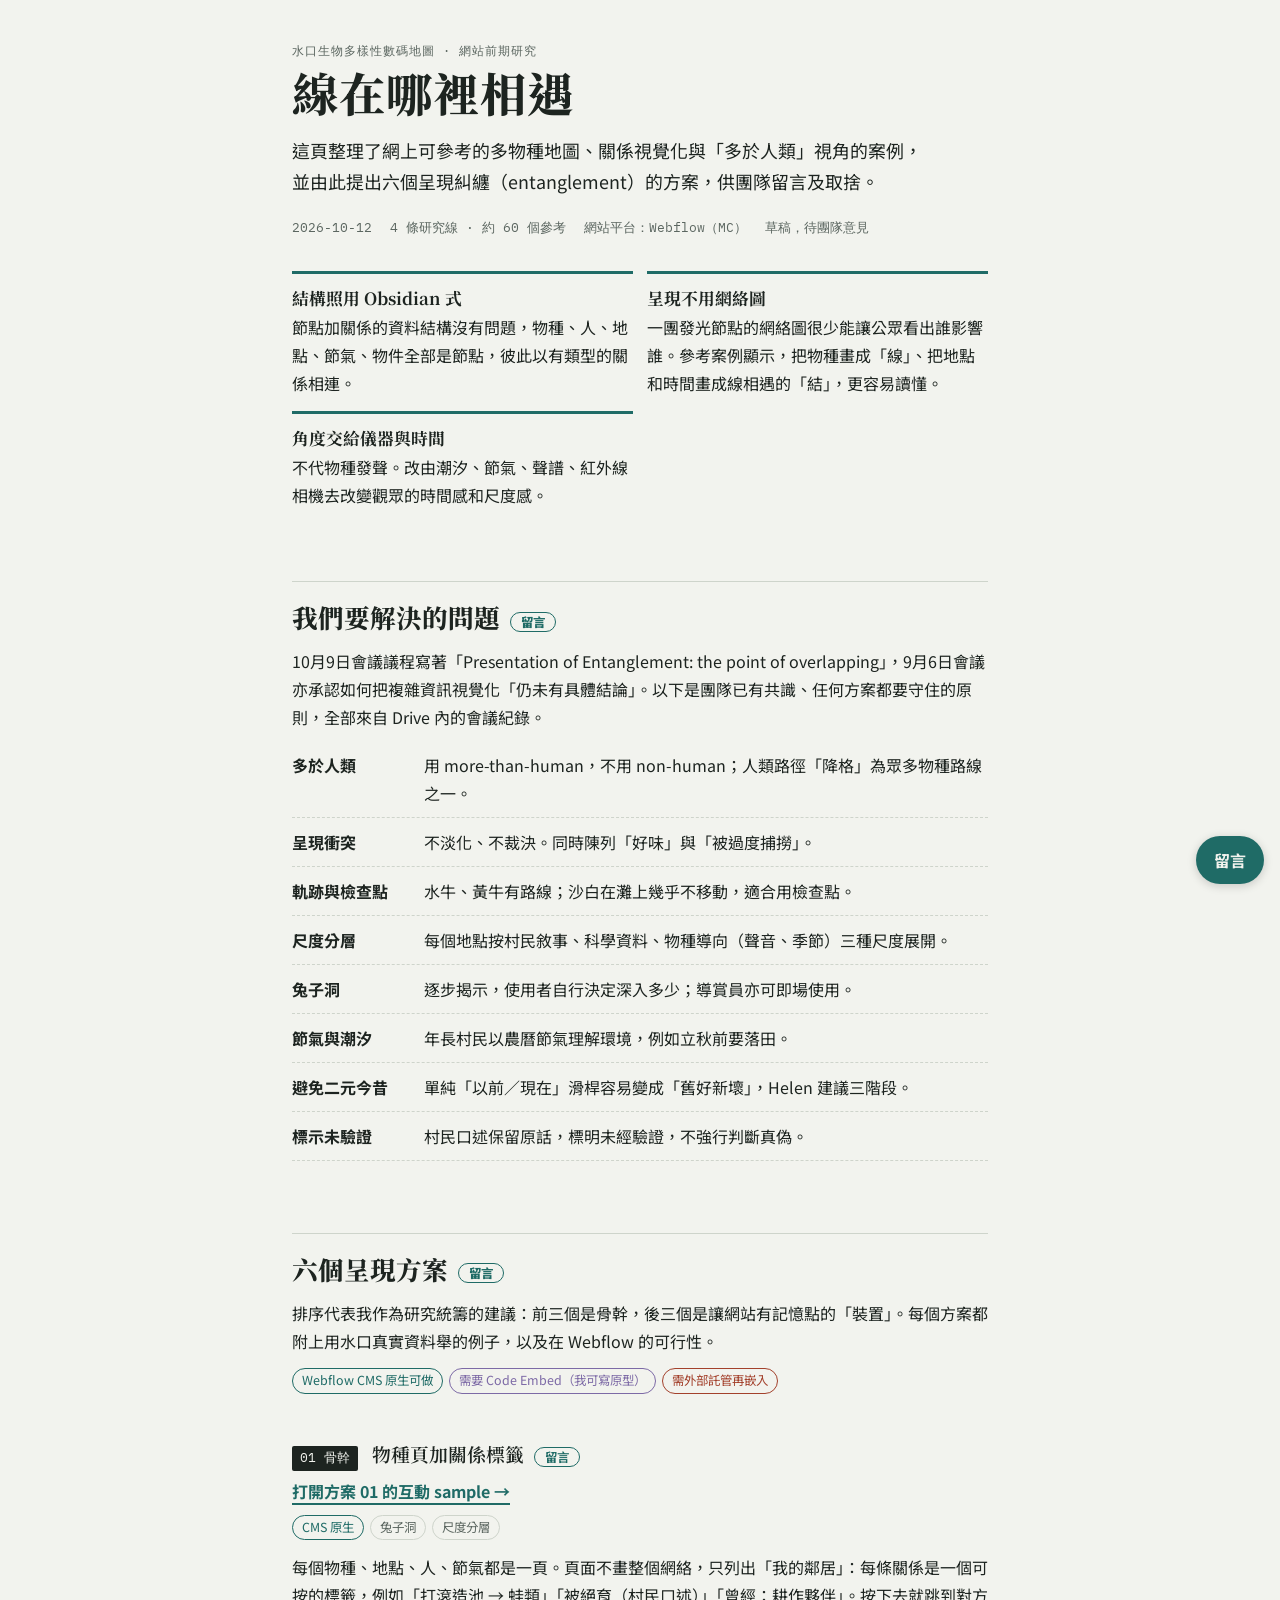
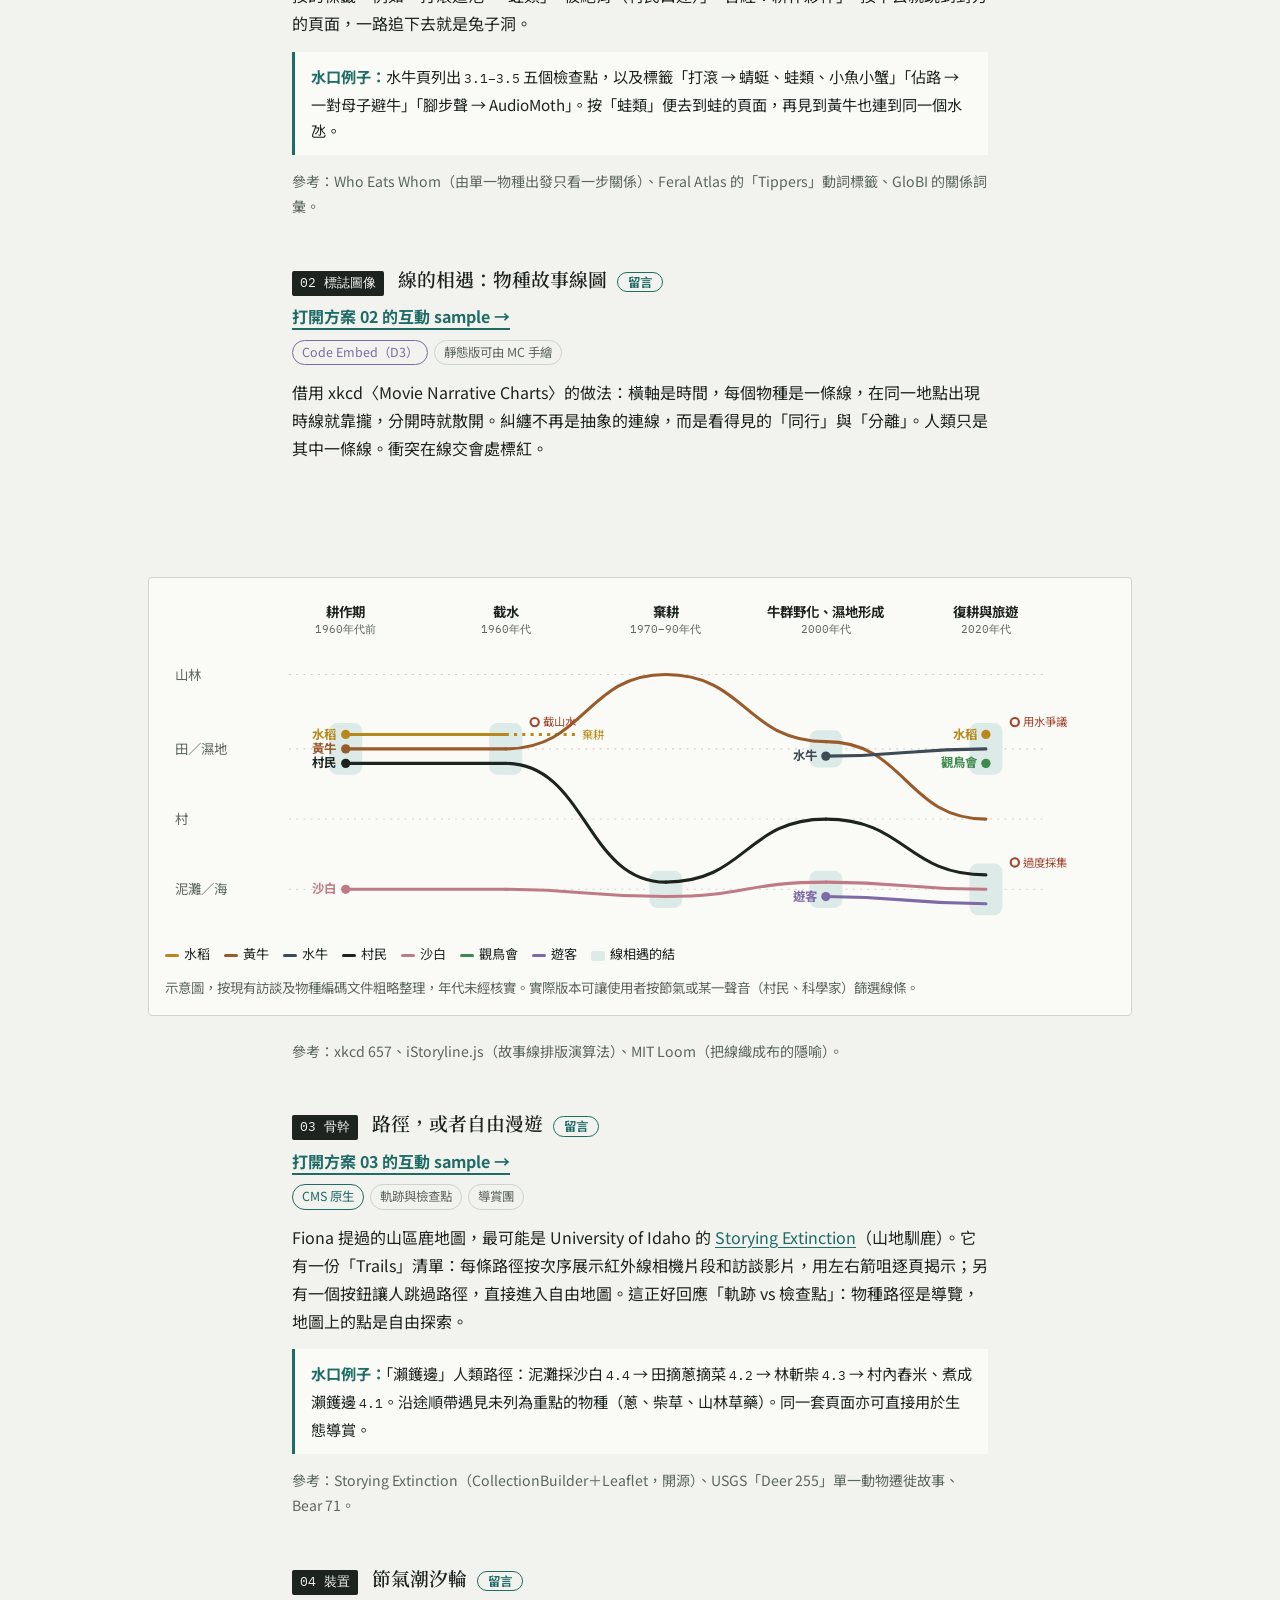
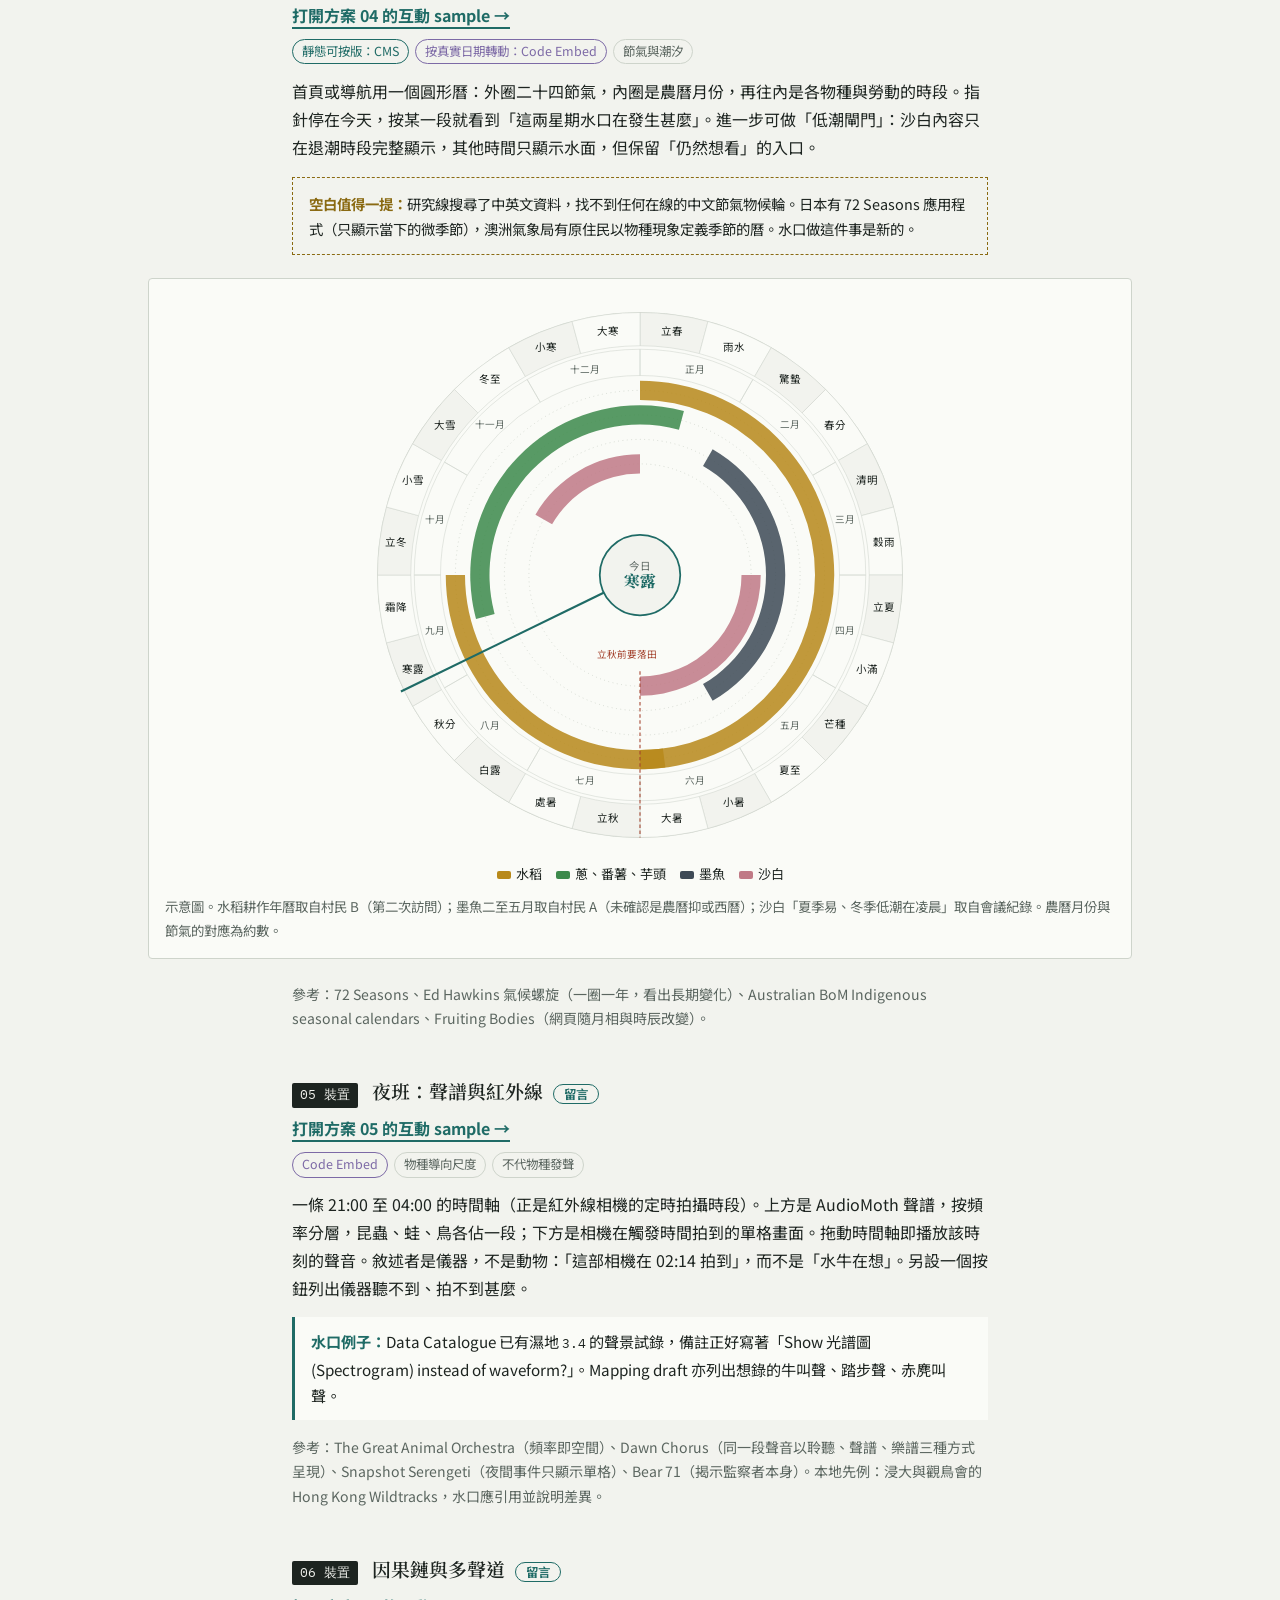
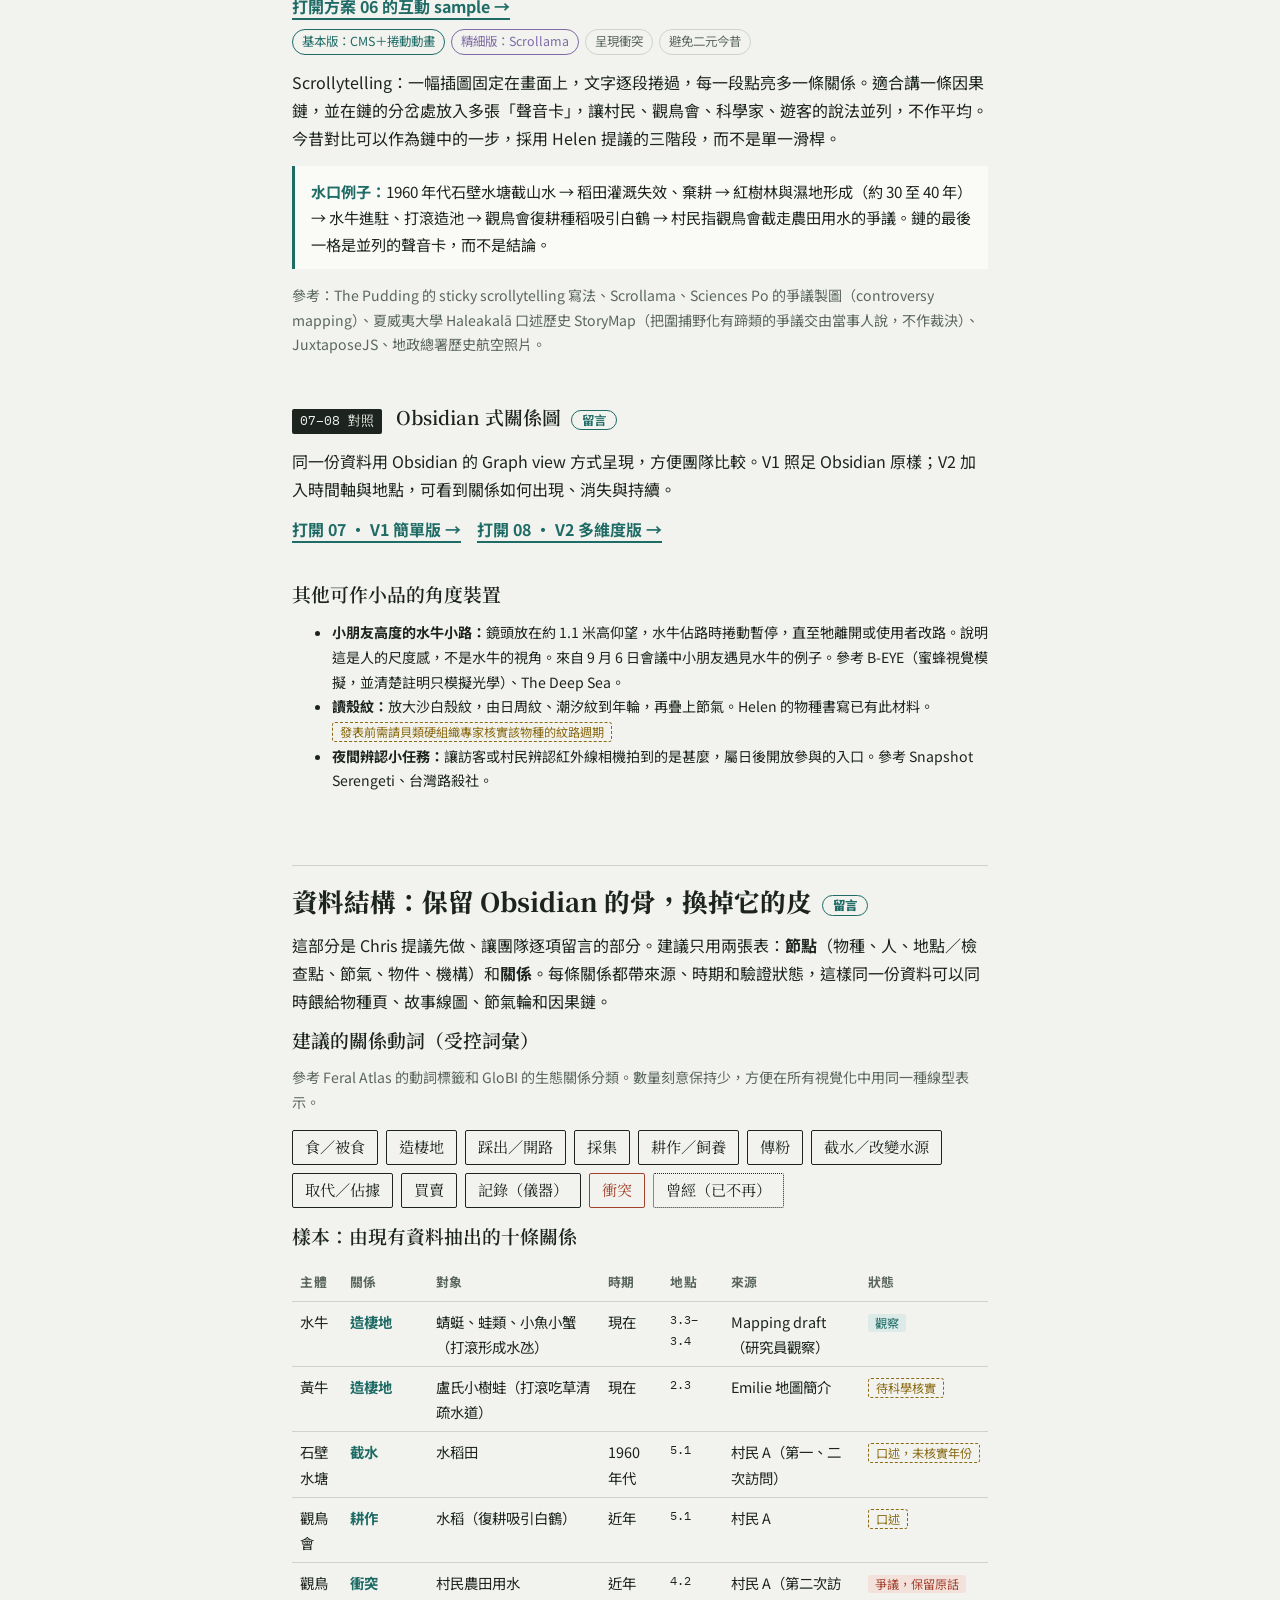
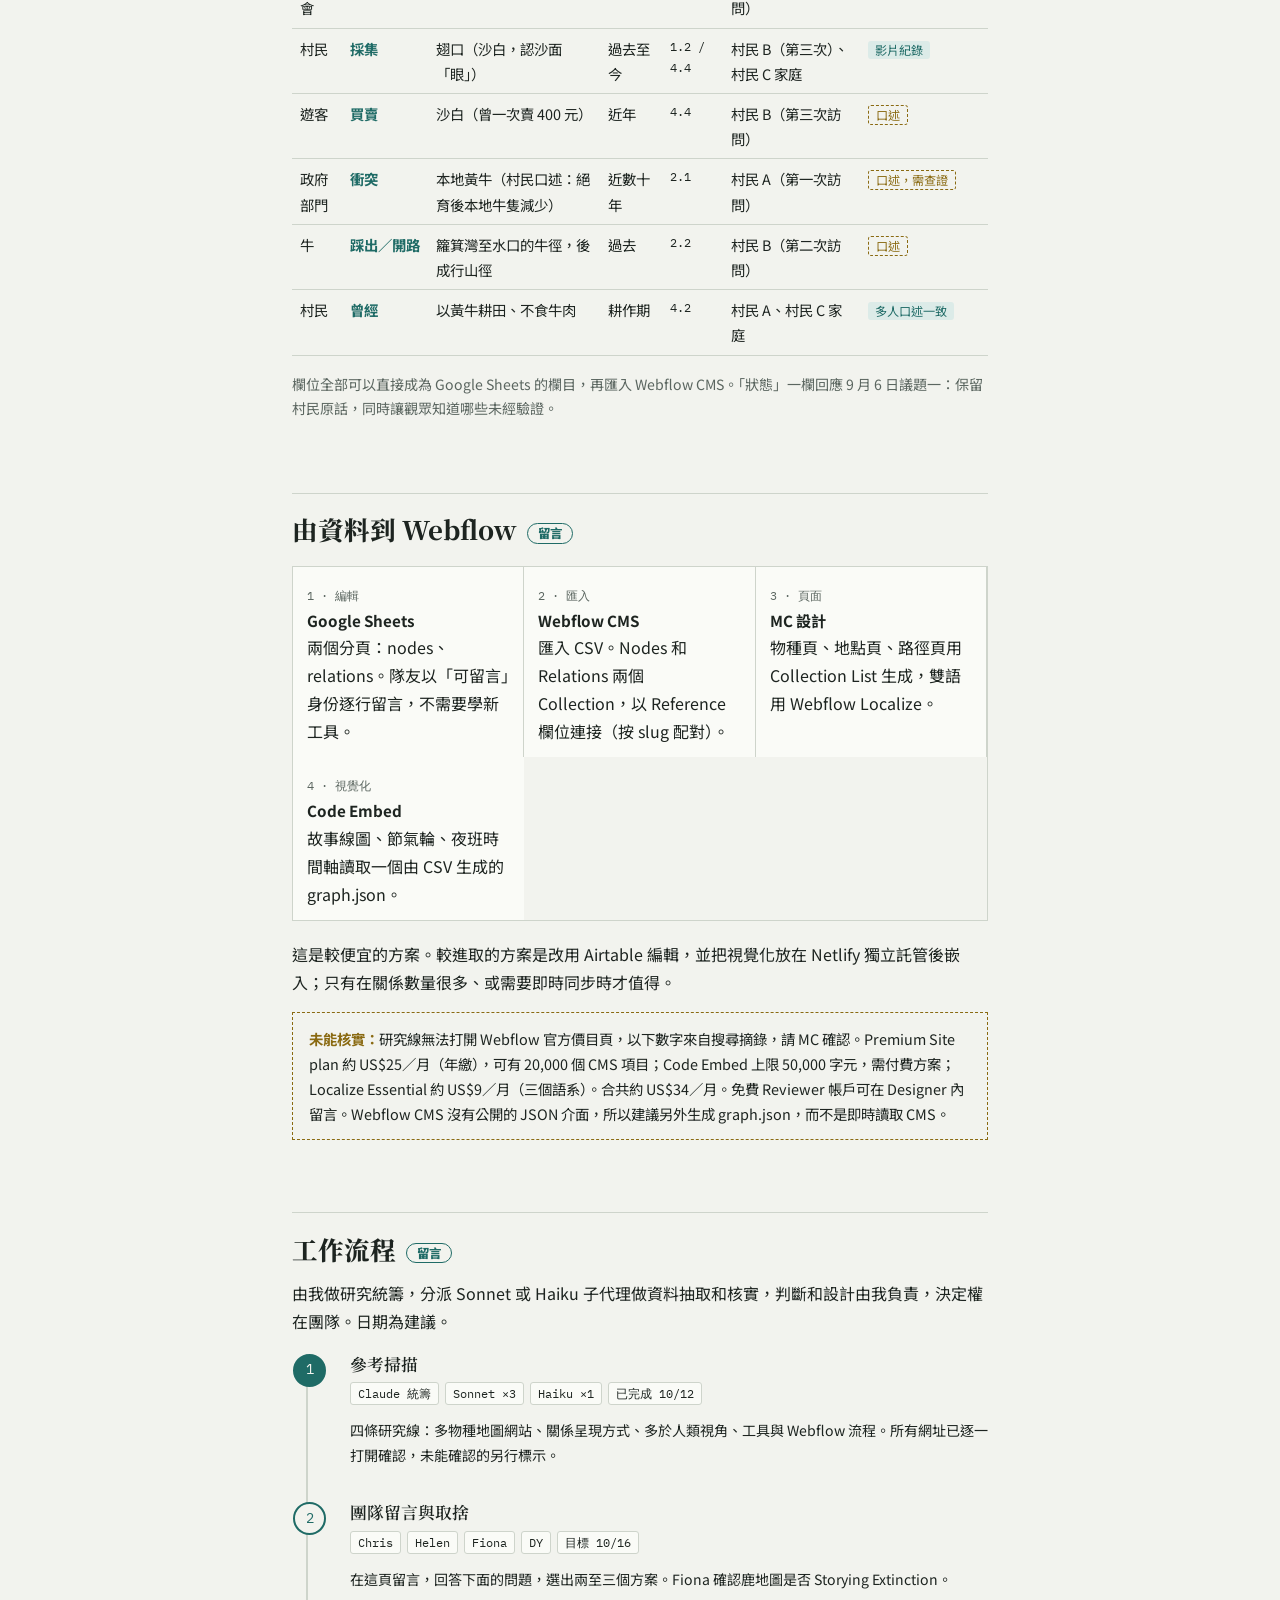
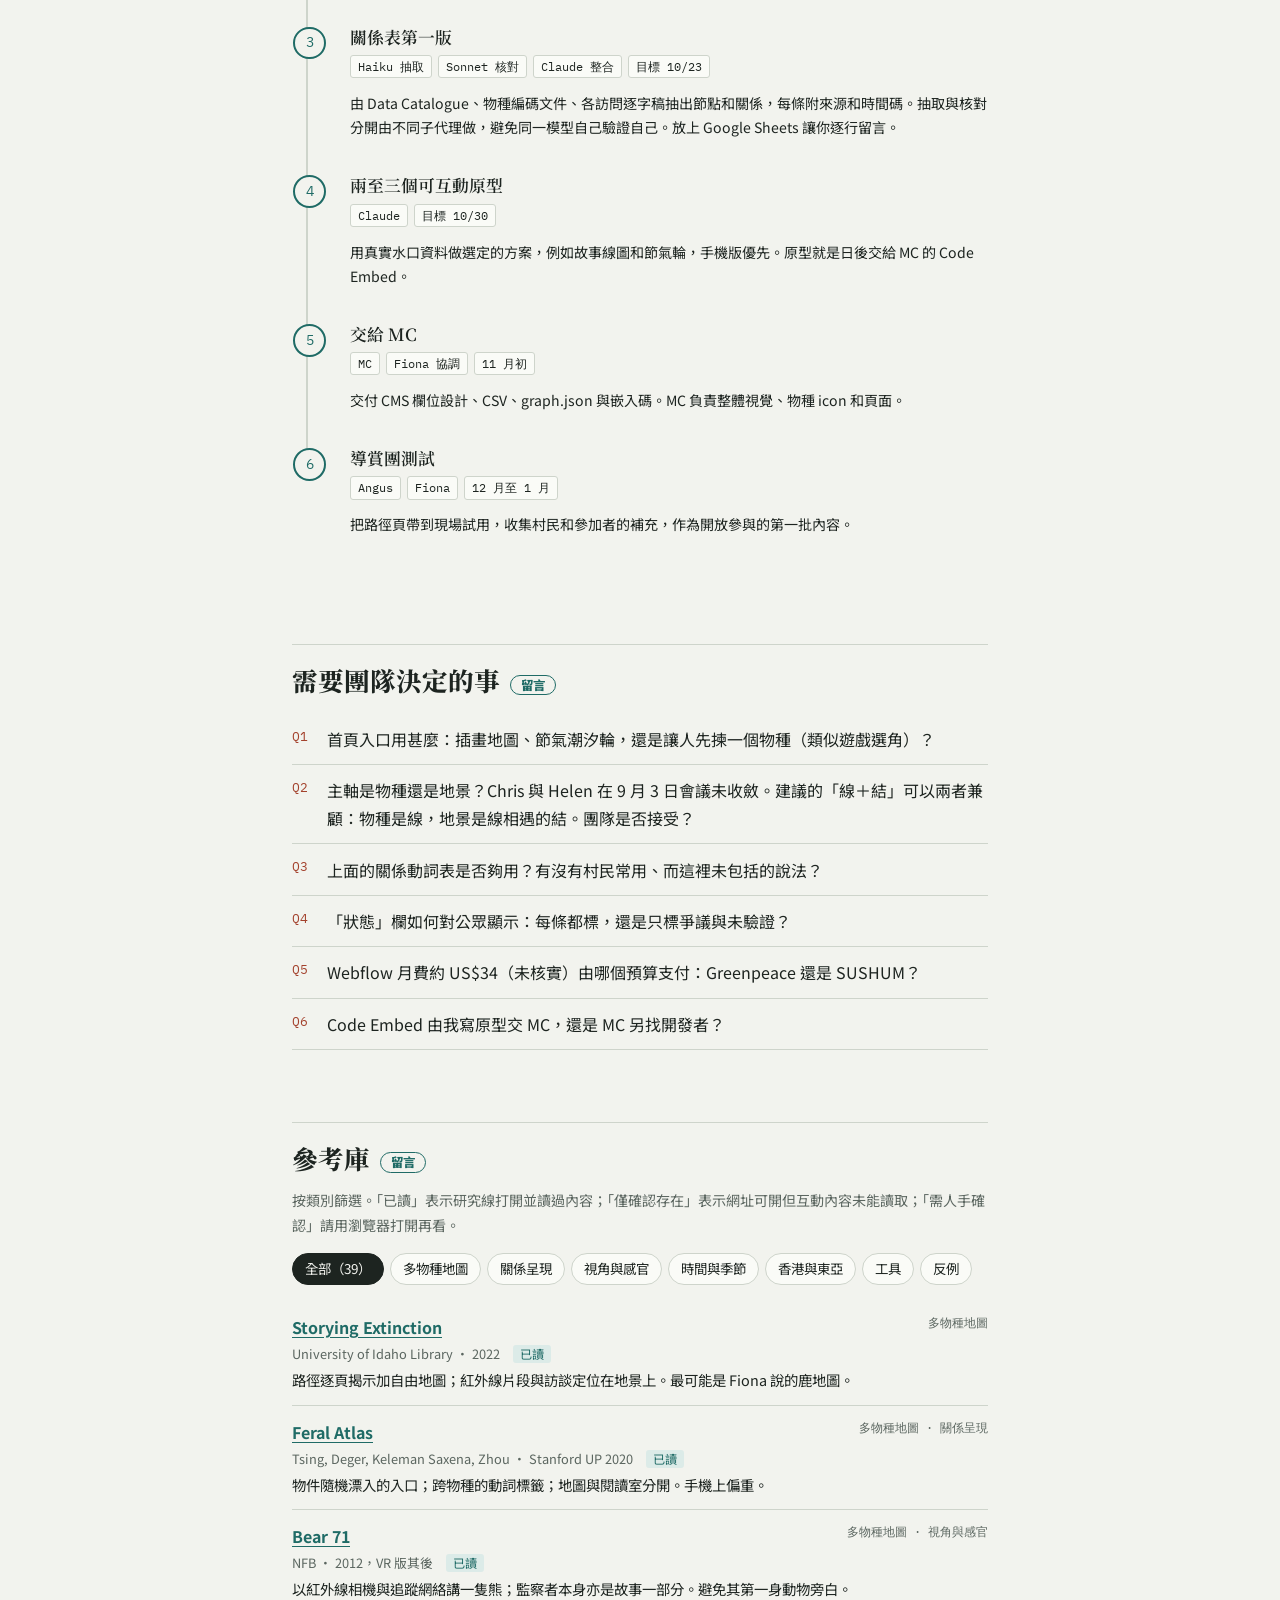
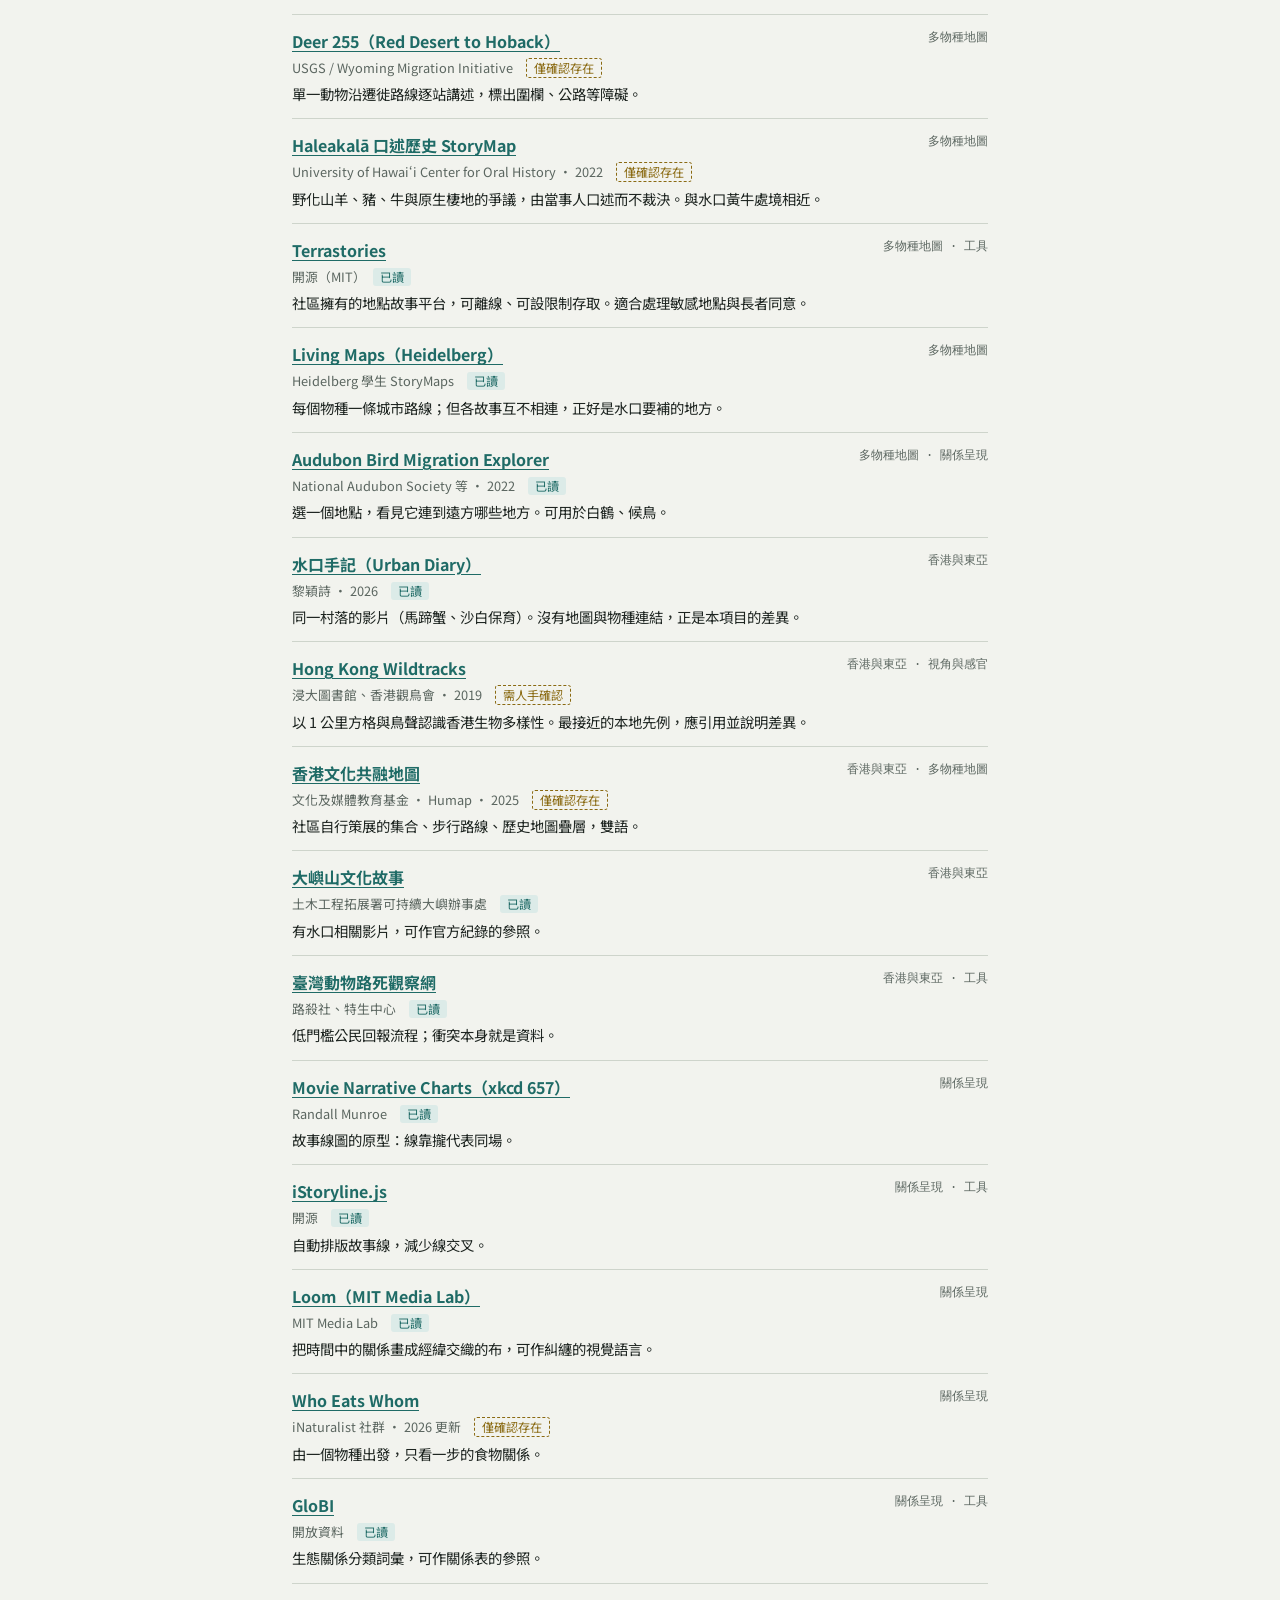
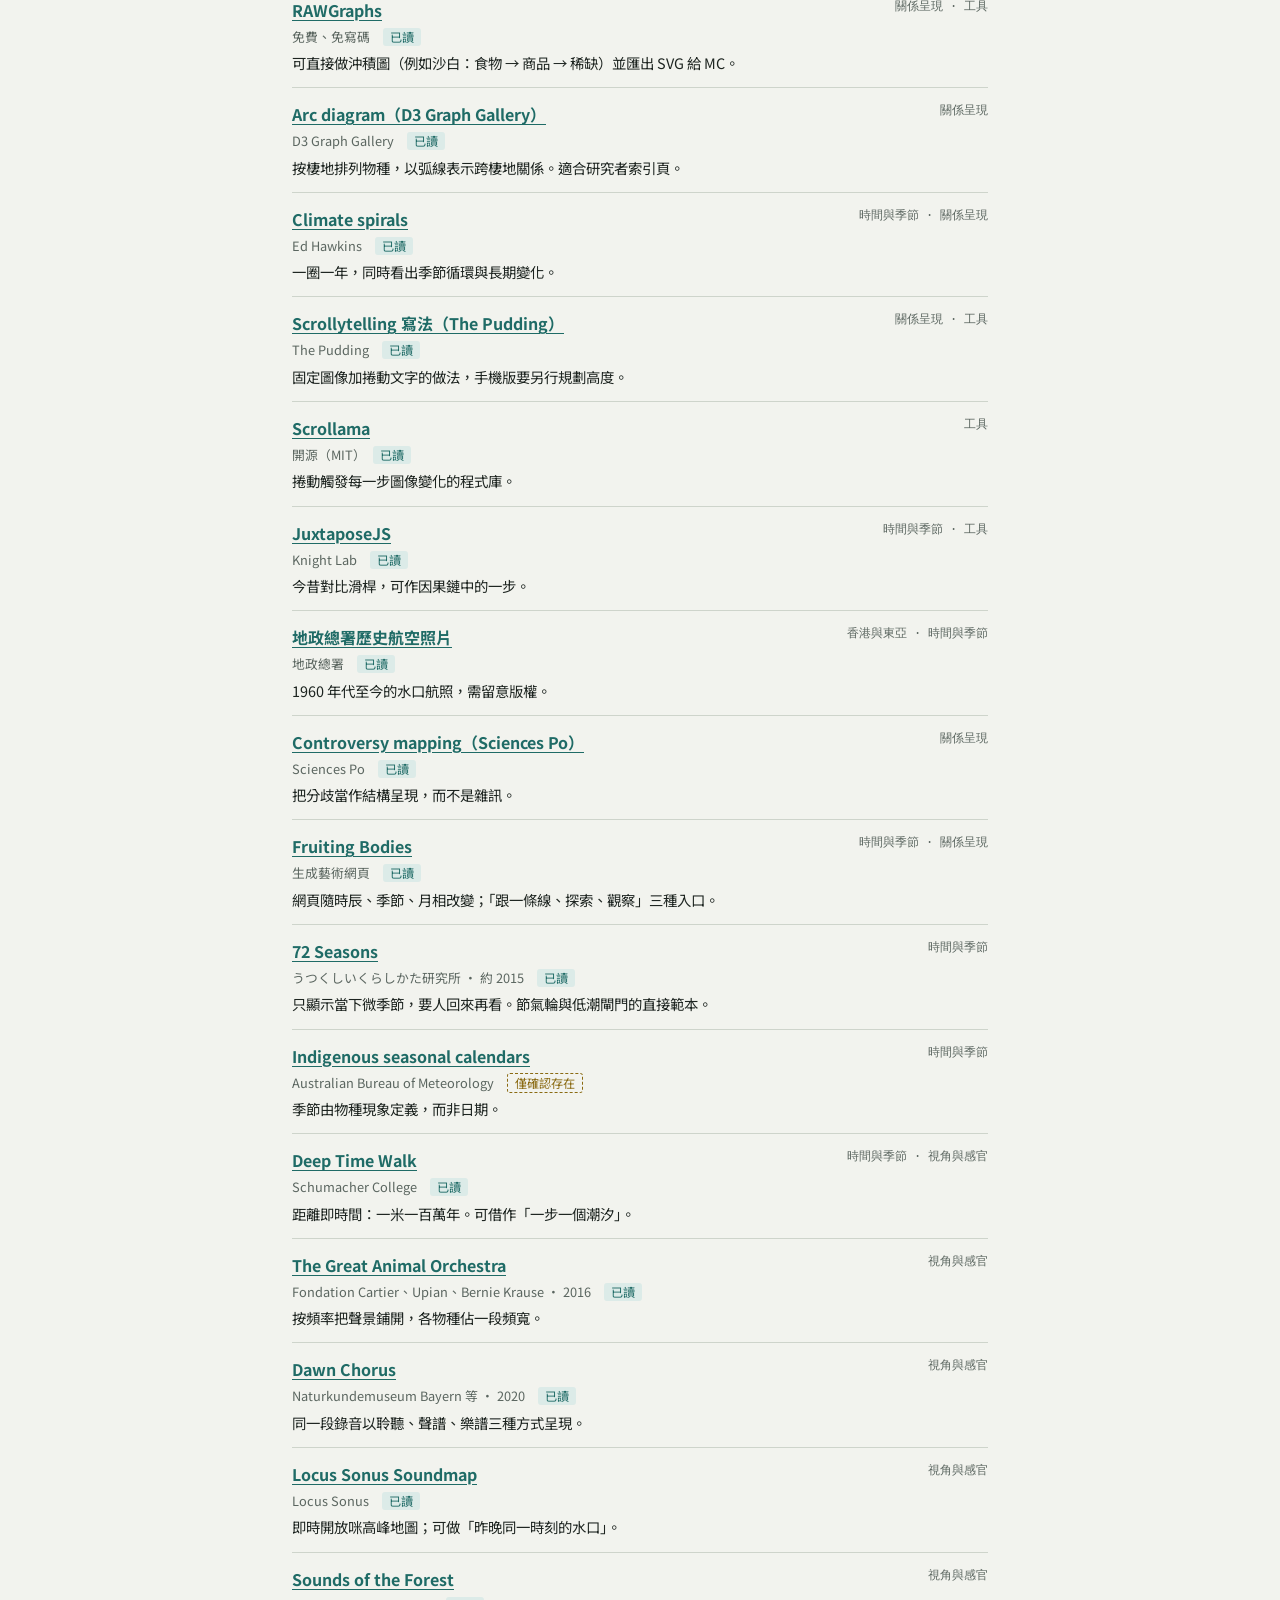
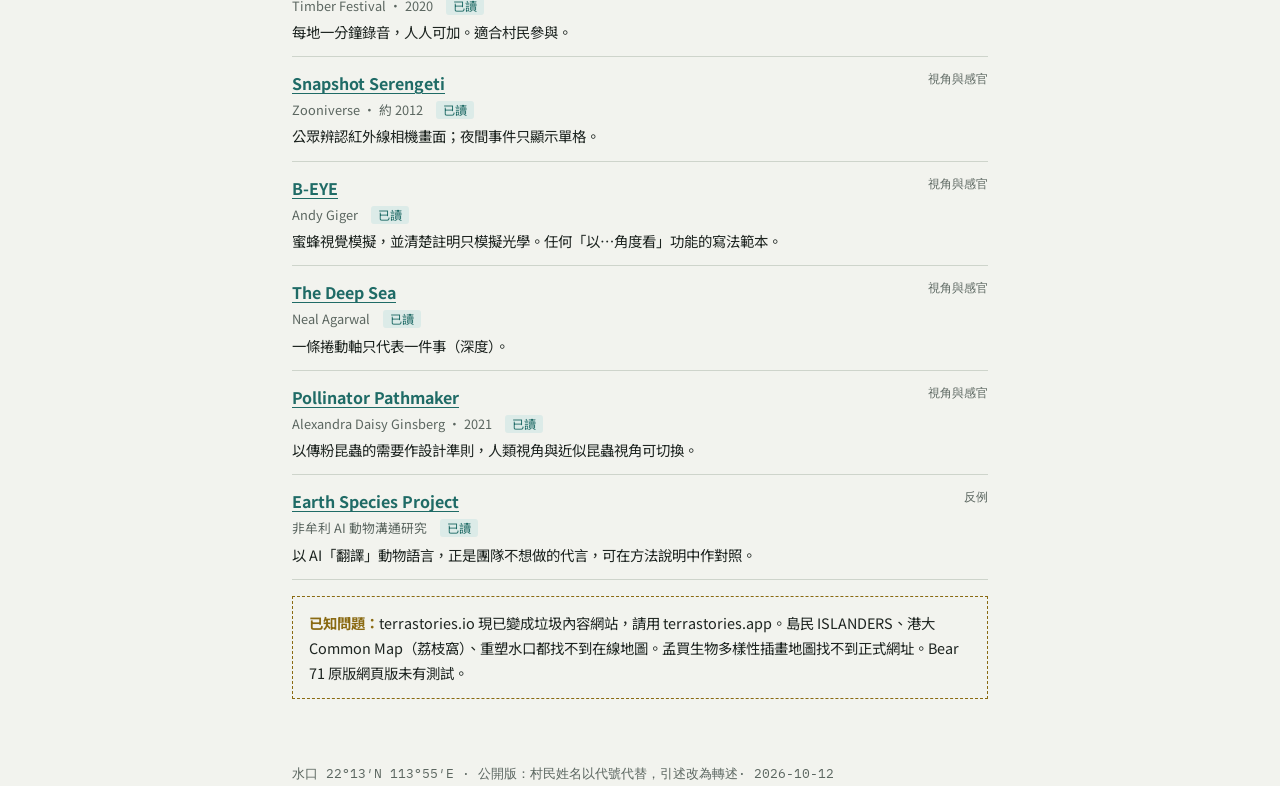
<file: index.html>
<!doctype html>
<html lang="zh-Hant">
<head>
<meta charset="utf-8">
<meta name="viewport" content="width=device-width, initial-scale=1, viewport-fit=cover">
<meta name="robots" content="noindex, nofollow">
<style>html{color-scheme:light}body{margin:0}img{max-width:100%}[hidden]{display:none!important}
@media print{.figure,table{break-inside:avoid}.filters{display:none}}</style>
<title>水口糾纏地圖參考</title>
<link rel="preconnect" href="https://fonts.googleapis.com">
<link rel="preconnect" href="https://fonts.gstatic.com" crossorigin>
<link rel="stylesheet" href="https://fonts.googleapis.com/css2?family=Noto+Serif+TC:wght@600;800&family=Noto+Sans+TC:wght@400;500;700&family=IBM+Plex+Mono:wght@400;500&display=swap">
<style>
/* Layout: one reading column (~44rem) on a silt-coloured ground; diagrams break out to a wider band. Checkpoint codes and coordinates set in mono as the project's own vernacular. */
:root{
  --bg:#F2F3EE; --surface:#FAFBF7; --fg:#1D2420; --muted:#5B6660; --line:#CED4CB;
  --tide:#1F6B66; --tide-soft:#DCEBE8; --conflict:#A3412C; --conflict-soft:#F3E2DC; --unverified:#8A6A12;
  --c-rice:#B8891A; --c-cattle:#9A5B2C; --c-buffalo:#3E4A56; --c-human:#1D2420; --c-clam:#C07A86; --c-visitor:#7D6AA6; --c-club:#3D8A4C;
  --f-display:"Noto Serif TC","Songti TC","PMingLiU",serif;
  --f-body:"Noto Sans TC","PingFang TC","Microsoft JhengHei",system-ui,sans-serif;
  --f-mono:"IBM Plex Mono",ui-monospace,"SFMono-Regular",Menlo,monospace;
}
@media (prefers-color-scheme:dark){:root:not([data-theme="light"]){
  --bg:#111614; --surface:#18201D; --fg:#E2E7E1; --muted:#9AA79F; --line:#2E3934;
  --tide:#62B8AE; --tide-soft:#1C3330; --conflict:#E08A73; --conflict-soft:#3A221C; --unverified:#D8B455;
  --c-rice:#DDB04A; --c-cattle:#D08A55; --c-buffalo:#9FB0C0; --c-human:#E2E7E1; --c-clam:#E4A0AC; --c-visitor:#B3A2DA; --c-club:#79C488;
  color-scheme:dark}}
:root[data-theme="dark"]{
  --bg:#111614; --surface:#18201D; --fg:#E2E7E1; --muted:#9AA79F; --line:#2E3934;
  --tide:#62B8AE; --tide-soft:#1C3330; --conflict:#E08A73; --conflict-soft:#3A221C; --unverified:#D8B455;
  --c-rice:#DDB04A; --c-cattle:#D08A55; --c-buffalo:#9FB0C0; --c-human:#E2E7E1; --c-clam:#E4A0AC; --c-visitor:#B3A2DA; --c-club:#79C488;
  color-scheme:dark}
*{box-sizing:border-box}
body{background:var(--bg);color:var(--fg);font-family:var(--f-body);font-size:16px;line-height:1.75;margin:0}
.wrap{max-width:46rem;margin:0 auto;padding-inline:20px;padding-block:40px 80px}
.wide{max-width:64rem;margin-inline:auto}
h1,h2,h3{font-family:var(--f-display);text-wrap:balance;line-height:1.3;margin:0}
h1{font-size:clamp(2rem,6vw,2.9rem);font-weight:800;letter-spacing:.02em}
h2{font-size:1.6rem;font-weight:800;margin-top:4.5rem;padding-top:1.2rem;border-top:1px solid var(--line)}
h3{font-size:1.18rem;font-weight:600}
p{margin:.8rem 0}
a{color:var(--tide);text-underline-offset:3px}
a:focus-visible,button:focus-visible{outline:2px solid var(--tide);outline-offset:2px;border-radius:3px}
.eyebrow{font-family:var(--f-mono);font-size:.78rem;letter-spacing:.08em;color:var(--muted);text-transform:uppercase}
.lede{font-size:1.12rem;color:var(--fg);max-width:40rem}
.muted{color:var(--muted)}
.mono{font-family:var(--f-mono);font-size:.86em}
.small{font-size:.88rem}
.meta{display:flex;flex-wrap:wrap;gap:6px 18px;margin-top:1.2rem;font-family:var(--f-mono);font-size:.8rem;color:var(--muted)}
.thesis{margin-top:2rem;display:grid;grid-template-columns:repeat(auto-fit,minmax(15rem,1fr));gap:14px}
.thesis div{border-top:3px solid var(--tide);padding-top:.6rem}
.thesis b{display:block;font-family:var(--f-display);font-size:1.05rem}
.principles{list-style:none;padding:0;margin:1.2rem 0;display:grid;gap:10px}
.principles li{display:grid;grid-template-columns:7.5rem 1fr;gap:12px;align-items:baseline;padding-bottom:10px;border-bottom:1px dashed var(--line)}
.principles li span:first-child{font-weight:700}
@media (max-width:520px){.principles li{grid-template-columns:1fr;gap:2px}}
.concept{margin-top:3rem}
.concept-head{display:flex;gap:14px;align-items:baseline;flex-wrap:wrap}
.rank{font-family:var(--f-mono);font-size:.82rem;color:var(--bg);background:var(--fg);padding:1px 8px;border-radius:2px}
.fit{display:flex;flex-wrap:wrap;gap:6px;margin:.6rem 0}
.chip{font-size:.78rem;padding:1px 9px;border:1px solid var(--line);border-radius:20px;color:var(--muted);white-space:nowrap}
.chip.cms{border-color:var(--tide);color:var(--tide)}
.chip.code{border-color:var(--c-visitor);color:var(--c-visitor)}
.chip.ext{border-color:var(--conflict);color:var(--conflict)}
.example{background:var(--surface);border-left:3px solid var(--tide);padding:.7rem 1rem;margin:.9rem 0;font-size:.95rem}
.example b{color:var(--tide)}
.refs{font-size:.88rem;color:var(--muted)}
.figure{background:var(--surface);border:1px solid var(--line);border-radius:4px;padding:16px;margin:1.4rem 0;overflow-x:auto}
.figure svg{display:block;width:100%;height:auto;min-width:560px}
.figcap{font-size:.84rem;color:var(--muted);margin-top:.6rem}
.legend{display:flex;flex-wrap:wrap;gap:4px 14px;font-size:.82rem;margin-top:.5rem}
.legend i{display:inline-block;width:14px;height:3px;vertical-align:middle;margin-right:5px;border-radius:2px}
.tbl{overflow-x:auto;margin:1rem 0}
table{border-collapse:collapse;width:100%;font-size:.9rem;min-width:620px}
th,td{text-align:left;padding:7px 8px;border-bottom:1px solid var(--line);vertical-align:top}
th{font-weight:700;font-size:.8rem;color:var(--muted);letter-spacing:.04em}
td.rel{font-weight:700;color:var(--tide);white-space:nowrap}
.st{font-size:.76rem;padding:0 7px;border-radius:3px;white-space:nowrap}
.st.v{background:var(--tide-soft);color:var(--tide)}
.st.u{background:transparent;border:1px dashed var(--unverified);color:var(--unverified)}
.st.c{background:var(--conflict-soft);color:var(--conflict)}
.verbs{display:flex;flex-wrap:wrap;gap:8px;margin:1rem 0}
.verbs span{font-family:var(--f-display);font-size:.95rem;padding:3px 12px;border:1px solid var(--fg);border-radius:2px}
.verbs span.past{border-style:dotted}
.verbs span.conf{border-color:var(--conflict);color:var(--conflict)}
.pipe{display:grid;grid-template-columns:repeat(auto-fit,minmax(11rem,1fr));gap:0;margin:1.2rem 0;border:1px solid var(--line)}
.pipe div{padding:12px 14px;border-right:1px solid var(--line);background:var(--surface)}
.pipe div:last-child{border-right:none}
.pipe b{display:block;font-size:.95rem}
.pipe .step{font-family:var(--f-mono);font-size:.74rem;color:var(--muted)}
@media (max-width:700px){.pipe div{border-right:none;border-bottom:1px solid var(--line)}.pipe div:last-child{border-bottom:none}}
.phases{list-style:none;padding:0;margin:1.2rem 0;counter-reset:ph}
.phases li{position:relative;padding:0 0 1.4rem 2.6rem;border-left:2px solid var(--line);margin-left:.9rem}
.phases li:last-child{border-left-color:transparent}
.phases li::before{counter-increment:ph;content:counter(ph);position:absolute;left:-0.95rem;top:0;width:1.8rem;height:1.8rem;border-radius:50%;background:var(--bg);border:2px solid var(--tide);color:var(--tide);font-family:var(--f-mono);font-size:.85rem;display:grid;place-items:center}
.phases li.done::before{background:var(--tide);color:var(--bg)}
.phases h3{font-size:1.05rem}
.who{display:flex;flex-wrap:wrap;gap:6px;margin:.4rem 0}
.who span{font-size:.76rem;font-family:var(--f-mono);padding:0 7px;background:var(--surface);border:1px solid var(--line);border-radius:3px}
.decisions{counter-reset:q;list-style:none;padding:0}
.decisions li{padding:.7rem 0 .7rem 2.2rem;border-bottom:1px solid var(--line);position:relative}
.decisions li::before{counter-increment:q;content:"Q" counter(q);position:absolute;left:0;top:.75rem;font-family:var(--f-mono);font-size:.8rem;color:var(--conflict)}
.filters{display:flex;flex-wrap:wrap;gap:6px;margin:1rem 0}
.filters button{font:inherit;font-size:.84rem;padding:3px 12px;border:1px solid var(--line);background:var(--surface);color:var(--fg);border-radius:20px;cursor:pointer}
.filters button[aria-pressed="true"]{background:var(--fg);color:var(--bg);border-color:var(--fg)}
.lib{list-style:none;padding:0;margin:0}
.lib li{display:grid;grid-template-columns:1fr auto;gap:2px 12px;padding:.75rem 0;border-bottom:1px solid var(--line)}
.lib .nm{font-weight:700;min-width:0}
.lib .nm a{overflow-wrap:anywhere}
.lib .by{font-size:.8rem;color:var(--muted);grid-column:1/-1}
.lib .use{font-size:.9rem;grid-column:1/-1}
.lib .tag{font-size:.74rem;color:var(--muted);font-family:var(--f-mono);white-space:nowrap}
.note{border:1px dashed var(--unverified);padding:.8rem 1rem;font-size:.9rem;margin:1rem 0}
.note b{color:var(--unverified)}
footer{margin-top:4rem;font-size:.8rem;color:var(--muted);font-family:var(--f-mono)}
@media (prefers-reduced-motion:reduce){*{transition:none!important;animation:none!important}}
</style>
<style>
.sample-link{font-weight:700;text-decoration:none;border-bottom:2px solid var(--tide)}
.cm-open{font:inherit;font-size:.78rem;margin-left:.6rem;padding:1px 10px;border:1px solid var(--tide);color:var(--tide);background:transparent;border-radius:20px;cursor:pointer;vertical-align:middle;font-family:var(--f-body)}
.cm-open .n{font-family:var(--f-mono)}
#cm-fab{position:fixed;right:16px;bottom:calc(16px + env(safe-area-inset-bottom,0px));z-index:20;font:inherit;font-weight:700;padding:10px 18px;border-radius:24px;border:none;background:var(--tide);color:var(--bg);cursor:pointer;box-shadow:0 2px 10px rgba(0,0,0,.18)}
#cm-panel{position:fixed;right:16px;bottom:calc(70px + env(safe-area-inset-bottom,0px));z-index:21;width:min(26rem,calc(100vw - 32px));max-height:min(36rem,calc(100vh - 110px));display:flex;flex-direction:column;background:var(--surface);border:1px solid var(--line);border-radius:6px;box-shadow:0 6px 24px rgba(0,0,0,.2)}
#cm-panel header{display:flex;justify-content:space-between;align-items:center;padding:10px 14px;border-bottom:1px solid var(--line)}
#cm-panel header b{font-family:var(--f-display)}
#cm-panel .body{padding:12px 14px;overflow-y:auto;display:grid;gap:10px}
#cm-panel label{font-size:.8rem;color:var(--muted);display:grid;gap:3px}
#cm-panel select,#cm-panel input,#cm-panel textarea{font:inherit;font-size:.92rem;padding:6px 8px;border:1px solid var(--line);border-radius:4px;background:var(--bg);color:var(--fg);width:100%}
#cm-panel textarea{min-height:5.5rem;resize:vertical}
#cm-send{font:inherit;font-weight:700;padding:7px 14px;border:none;border-radius:4px;background:var(--fg);color:var(--bg);cursor:pointer;justify-self:start}
#cm-send[disabled]{opacity:.5;cursor:default}
#cm-status{font-size:.82rem;color:var(--muted);min-height:1.2em}
#cm-list{list-style:none;padding:0;margin:0;display:grid;gap:8px;border-top:1px dashed var(--line);padding-top:10px}
#cm-list li{font-size:.9rem}
#cm-list .who{font-size:.76rem;color:var(--muted);font-family:var(--f-mono);display:block}
#cm-list .rep{display:block;margin-top:3px;padding-left:8px;border-left:2px solid var(--tide);color:var(--tide);font-size:.85rem}
#cm-close{font:inherit;background:none;border:none;color:var(--muted);cursor:pointer;font-size:1.2rem;line-height:1}
@media print{#cm-fab,#cm-panel,.cm-open{display:none!important}}
</style>

</head>
<body>


<div class="wrap">
<header>
  <div class="eyebrow">水口生物多樣性數碼地圖 · 網站前期研究</div>
  <h1>線在哪裡相遇</h1>
  <p class="lede">這頁整理了網上可參考的多物種地圖、關係視覺化與「多於人類」視角的案例，並由此提出六個呈現糾纏（entanglement）的方案，供團隊留言及取捨。</p>
  <div class="meta"><span>2026-10-12</span><span>4 條研究線 · 約 60 個參考</span><span>網站平台：Webflow（MC）</span><span>草稿，待團隊意見</span></div>
  <div class="thesis">
    <div><b>結構照用 Obsidian 式</b>節點加關係的資料結構沒有問題，物種、人、地點、節氣、物件全部是節點，彼此以有類型的關係相連。</div>
    <div><b>呈現不用網絡圖</b>一團發光節點的網絡圖很少能讓公眾看出誰影響誰。參考案例顯示，把物種畫成「線」、把地點和時間畫成線相遇的「結」，更容易讀懂。</div>
    <div><b>角度交給儀器與時間</b>不代物種發聲。改由潮汐、節氣、聲譜、紅外線相機去改變觀眾的時間感和尺度感。</div>
  </div>
</header>

<h2 id="problem">我們要解決的問題</h2>
<p>10月9日會議議程寫著「Presentation of Entanglement: the point of overlapping」，9月6日會議亦承認如何把複雜資訊視覺化「仍未有具體結論」。以下是團隊已有共識、任何方案都要守住的原則，全部來自 Drive 內的會議紀錄。</p>
<ul class="principles">
  <li><span>多於人類</span><span>用 more-than-human，不用 non-human；人類路徑「降格」為眾多物種路線之一。</span></li>
  <li><span>呈現衝突</span><span>不淡化、不裁決。同時陳列「好味」與「被過度捕撈」。</span></li>
  <li><span>軌跡與檢查點</span><span>水牛、黃牛有路線；沙白在灘上幾乎不移動，適合用檢查點。</span></li>
  <li><span>尺度分層</span><span>每個地點按村民敘事、科學資料、物種導向（聲音、季節）三種尺度展開。</span></li>
  <li><span>兔子洞</span><span>逐步揭示，使用者自行決定深入多少；導賞員亦可即場使用。</span></li>
  <li><span>節氣與潮汐</span><span>年長村民以農曆節氣理解環境，例如立秋前要落田。</span></li>
  <li><span>避免二元今昔</span><span>單純「以前／現在」滑桿容易變成「舊好新壞」，Helen 建議三階段。</span></li>
  <li><span>標示未驗證</span><span>村民口述保留原話，標明未經驗證，不強行判斷真偽。</span></li>
</ul>

<h2 id="concepts">六個呈現方案</h2>
<p>排序代表我作為研究統籌的建議：前三個是骨幹，後三個是讓網站有記憶點的「裝置」。每個方案都附上用水口真實資料舉的例子，以及在 Webflow 的可行性。</p>
<div class="fit small"><span class="chip cms">Webflow CMS 原生可做</span><span class="chip code">需要 Code Embed（我可寫原型）</span><span class="chip ext">需外部託管再嵌入</span></div>

<section class="concept" id="c1">
  <div class="concept-head"><span class="rank">01 骨幹</span><h3>物種頁加關係標籤</h3></div><p style="margin:.4rem 0 0"><a class="sample-link" href="samples/c1.html">打開方案 01 的互動 sample →</a></p>
  <div class="fit"><span class="chip cms">CMS 原生</span><span class="chip">兔子洞</span><span class="chip">尺度分層</span></div>
  <p>每個物種、地點、人、節氣都是一頁。頁面不畫整個網絡，只列出「我的鄰居」：每條關係是一個可按的標籤，例如「打滾造池 → 蛙類」「被絕育（村民口述）」「曾經：耕作夥伴」。按下去就跳到對方的頁面，一路追下去就是兔子洞。</p>
  <div class="example"><b>水口例子：</b>水牛頁列出 <span class="mono">3.1–3.5</span> 五個檢查點，以及標籤「打滾 → 蜻蜓、蛙類、小魚小蟹」「佔路 → 一對母子避牛」「腳步聲 → AudioMoth」。按「蛙類」便去到蛙的頁面，再見到黃牛也連到同一個水氹。</div>
  <p class="refs">參考：Who Eats Whom（由單一物種出發只看一步關係）、Feral Atlas 的「Tippers」動詞標籤、GloBI 的關係詞彙。</p>
</section>

<section class="concept" id="c2">
  <div class="concept-head"><span class="rank">02 標誌圖像</span><h3>線的相遇：物種故事線圖</h3></div><p style="margin:.4rem 0 0"><a class="sample-link" href="samples/c2.html">打開方案 02 的互動 sample →</a></p>
  <div class="fit"><span class="chip code">Code Embed（D3）</span><span class="chip">靜態版可由 MC 手繪</span></div>
  <p>借用 xkcd〈Movie Narrative Charts〉的做法：橫軸是時間，每個物種是一條線，在同一地點出現時線就靠攏，分開時就散開。糾纏不再是抽象的連線，而是看得見的「同行」與「分離」。人類只是其中一條線。衝突在線交會處標紅。</p>
</section>
</div>

<div class="wide" style="padding-inline:20px">
  <div class="figure" role="img" aria-label="水口物種故事線圖示意：五個年代中，水稻、黃牛、水牛、村民、沙白、觀鳥會、遊客的線在山林、田與濕地、村、泥灘四個地帶之間移動與相遇">
    <svg id="storyline" viewBox="0 0 920 330"></svg>
    <div class="legend" id="storyLegend"></div>
    <div class="figcap">示意圖，按現有訪談及物種編碼文件粗略整理，年代未經核實。實際版本可讓使用者按節氣或某一聲音（村民、科學家）篩選線條。</div>
  </div>
</div>

<div class="wrap" style="padding-block:0">
  <p class="refs">參考：xkcd 657、iStoryline.js（故事線排版演算法）、MIT Loom（把線織成布的隱喻）。</p>

<section class="concept" id="c3">
  <div class="concept-head"><span class="rank">03 骨幹</span><h3>路徑，或者自由漫遊</h3></div><p style="margin:.4rem 0 0"><a class="sample-link" href="samples/c3.html">打開方案 03 的互動 sample →</a></p>
  <div class="fit"><span class="chip cms">CMS 原生</span><span class="chip">軌跡與檢查點</span><span class="chip">導賞團</span></div>
  <p>Fiona 提過的山區鹿地圖，最可能是 University of Idaho 的 <a href="https://cdil.lib.uidaho.edu/storying-extinction/map.html" target="_blank" rel="noopener">Storying Extinction</a>（山地馴鹿）。它有一份「Trails」清單：每條路徑按次序展示紅外線相機片段和訪談影片，用左右箭咀逐頁揭示；另有一個按鈕讓人跳過路徑，直接進入自由地圖。這正好回應「軌跡 vs 檢查點」：物種路徑是導覽，地圖上的點是自由探索。</p>
  <div class="example"><b>水口例子：</b>「瀨鑊邊」人類路徑：泥灘採沙白 <span class="mono">4.4</span> → 田摘蔥摘菜 <span class="mono">4.2</span> → 林斬柴 <span class="mono">4.3</span> → 村內舂米、煮成瀨鑊邊 <span class="mono">4.1</span>。沿途順帶遇見未列為重點的物種（蔥、柴草、山林草藥）。同一套頁面亦可直接用於生態導賞。</div>
  <p class="refs">參考：Storying Extinction（CollectionBuilder＋Leaflet，開源）、USGS「Deer 255」單一動物遷徙故事、Bear 71。</p>
</section>

<section class="concept" id="c4">
  <div class="concept-head"><span class="rank">04 裝置</span><h3>節氣潮汐輪</h3></div><p style="margin:.4rem 0 0"><a class="sample-link" href="samples/c4.html">打開方案 04 的互動 sample →</a></p>
  <div class="fit"><span class="chip cms">靜態可按版：CMS</span><span class="chip code">按真實日期轉動：Code Embed</span><span class="chip">節氣與潮汐</span></div>
  <p>首頁或導航用一個圓形曆：外圈二十四節氣，內圈是農曆月份，再往內是各物種與勞動的時段。指針停在今天，按某一段就看到「這兩星期水口在發生甚麼」。進一步可做「低潮閘門」：沙白內容只在退潮時段完整顯示，其他時間只顯示水面，但保留「仍然想看」的入口。</p>
  <div class="note"><b>空白值得一提：</b>研究線搜尋了中英文資料，找不到任何在線的中文節氣物候輪。日本有 72 Seasons 應用程式（只顯示當下的微季節），澳洲氣象局有原住民以物種現象定義季節的曆。水口做這件事是新的。</div>
</section>
</div>

<div class="wide" style="padding-inline:20px">
  <div class="figure" role="img" aria-label="水口節氣潮汐輪示意：外圈二十四節氣，內圈農曆月份，再內為水稻、蔥與番薯、墨魚、沙白的時段，指針指向寒露">
    <svg id="wheel" viewBox="0 0 640 640" style="max-width:560px;margin:auto;min-width:300px"></svg>
    <div class="legend" id="wheelLegend" style="justify-content:center"></div>
    <div class="figcap">示意圖。水稻耕作年曆取自村民 B（第二次訪問）；墨魚二至五月取自村民 A（未確認是農曆抑或西曆）；沙白「夏季易、冬季低潮在凌晨」取自會議紀錄。農曆月份與節氣的對應為約數。</div>
  </div>
</div>

<div class="wrap" style="padding-block:0">
  <p class="refs">參考：72 Seasons、Ed Hawkins 氣候螺旋（一圈一年，看出長期變化）、Australian BoM Indigenous seasonal calendars、Fruiting Bodies（網頁隨月相與時辰改變）。</p>

<section class="concept" id="c5">
  <div class="concept-head"><span class="rank">05 裝置</span><h3>夜班：聲譜與紅外線</h3></div><p style="margin:.4rem 0 0"><a class="sample-link" href="samples/c5.html">打開方案 05 的互動 sample →</a></p>
  <div class="fit"><span class="chip code">Code Embed</span><span class="chip">物種導向尺度</span><span class="chip">不代物種發聲</span></div>
  <p>一條 21:00 至 04:00 的時間軸（正是紅外線相機的定時拍攝時段）。上方是 AudioMoth 聲譜，按頻率分層，昆蟲、蛙、鳥各佔一段；下方是相機在觸發時間拍到的單格畫面。拖動時間軸即播放該時刻的聲音。敘述者是儀器，不是動物：「這部相機在 02:14 拍到」，而不是「水牛在想」。另設一個按鈕列出儀器聽不到、拍不到甚麼。</p>
  <div class="example"><b>水口例子：</b>Data Catalogue 已有濕地 <span class="mono">3.4</span> 的聲景試錄，備註正好寫著「Show 光譜圖 (Spectrogram) instead of waveform?」。Mapping draft 亦列出想錄的牛叫聲、踏步聲、赤麂叫聲。</div>
  <p class="refs">參考：The Great Animal Orchestra（頻率即空間）、Dawn Chorus（同一段聲音以聆聽、聲譜、樂譜三種方式呈現）、Snapshot Serengeti（夜間事件只顯示單格）、Bear 71（揭示監察者本身）。本地先例：浸大與觀鳥會的 Hong Kong Wildtracks，水口應引用並說明差異。</p>
</section>

<section class="concept" id="c6">
  <div class="concept-head"><span class="rank">06 裝置</span><h3>因果鏈與多聲道</h3></div><p style="margin:.4rem 0 0"><a class="sample-link" href="samples/c6.html">打開方案 06 的互動 sample →</a></p>
  <div class="fit"><span class="chip cms">基本版：CMS＋捲動動畫</span><span class="chip code">精細版：Scrollama</span><span class="chip">呈現衝突</span><span class="chip">避免二元今昔</span></div>
  <p>Scrollytelling：一幅插圖固定在畫面上，文字逐段捲過，每一段點亮多一條關係。適合講一條因果鏈，並在鏈的分岔處放入多張「聲音卡」，讓村民、觀鳥會、科學家、遊客的說法並列，不作平均。今昔對比可以作為鏈中的一步，採用 Helen 提議的三階段，而不是單一滑桿。</p>
  <div class="example"><b>水口例子：</b>1960 年代石壁水塘截山水 → 稻田灌溉失效、棄耕 → 紅樹林與濕地形成（約 30 至 40 年）→ 水牛進駐、打滾造池 → 觀鳥會復耕種稻吸引白鶴 → 村民指觀鳥會截走農田用水的爭議。鏈的最後一格是並列的聲音卡，而不是結論。</div>
  <p class="refs">參考：The Pudding 的 sticky scrollytelling 寫法、Scrollama、Sciences Po 的爭議製圖（controversy mapping）、夏威夷大學 Haleakalā 口述歷史 StoryMap（把圍捕野化有蹄類的爭議交由當事人說，不作裁決）、JuxtaposeJS、地政總署歷史航空照片。</p>
</section>

<section class="concept" id="c78"><div class="concept-head"><span class="rank">07–08 對照</span><h3>Obsidian 式關係圖</h3></div>
<p>同一份資料用 Obsidian 的 Graph view 方式呈現，方便團隊比較。V1 照足 Obsidian 原樣；V2 加入時間軸與地點，可看到關係如何出現、消失與持續。</p>
<p><a class="sample-link" href="samples/c7.html">打開 07 · V1 簡單版 →</a>　<a class="sample-link" href="samples/c8.html">打開 08 · V2 多維度版 →</a></p></section>
<h3 style="margin-top:2.4rem">其他可作小品的角度裝置</h3>
<ul class="small">
  <li><b>小朋友高度的水牛小路：</b>鏡頭放在約 1.1 米高仰望，水牛佔路時捲動暫停，直至牠離開或使用者改路。說明這是人的尺度感，不是水牛的視角。來自 9 月 6 日會議中小朋友遇見水牛的例子。參考 B-EYE（蜜蜂視覺模擬，並清楚註明只模擬光學）、The Deep Sea。</li>
  <li><b>讀殼紋：</b>放大沙白殼紋，由日周紋、潮汐紋到年輪，再疊上節氣。Helen 的物種書寫已有此材料。<span class="st u">發表前需請貝類硬組織專家核實該物種的紋路週期</span></li>
  <li><b>夜間辨認小任務：</b>讓訪客或村民辨認紅外線相機拍到的是甚麼，屬日後開放參與的入口。參考 Snapshot Serengeti、台灣路殺社。</li>
</ul>

<h2 id="data">資料結構：保留 Obsidian 的骨，換掉它的皮</h2>
<p>這部分是 Chris 提議先做、讓團隊逐項留言的部分。建議只用兩張表：<b>節點</b>（物種、人、地點／檢查點、節氣、物件、機構）和<b>關係</b>。每條關係都帶來源、時期和驗證狀態，這樣同一份資料可以同時餵給物種頁、故事線圖、節氣輪和因果鏈。</p>
<h3>建議的關係動詞（受控詞彙）</h3>
<p class="small muted">參考 Feral Atlas 的動詞標籤和 GloBI 的生態關係分類。數量刻意保持少，方便在所有視覺化中用同一種線型表示。</p>
<div class="verbs">
  <span>食／被食</span><span>造棲地</span><span>踩出／開路</span><span>採集</span><span>耕作／飼養</span><span>傳粉</span><span>截水／改變水源</span><span>取代／佔據</span><span>買賣</span><span>記錄（儀器）</span><span class="conf">衝突</span><span class="past">曾經（已不再）</span>
</div>
<h3>樣本：由現有資料抽出的十條關係</h3>
<div class="tbl">
<table>
  <thead><tr><th>主體</th><th>關係</th><th>對象</th><th>時期</th><th>地點</th><th>來源</th><th>狀態</th></tr></thead>
  <tbody>
    <tr><td>水牛</td><td class="rel">造棲地</td><td>蜻蜓、蛙類、小魚小蟹（打滾形成水氹）</td><td>現在</td><td class="mono">3.3–3.4</td><td>Mapping draft（研究員觀察）</td><td><span class="st v">觀察</span></td></tr>
    <tr><td>黃牛</td><td class="rel">造棲地</td><td>盧氏小樹蛙（打滾吃草清疏水道）</td><td>現在</td><td class="mono">2.3</td><td>Emilie 地圖簡介</td><td><span class="st u">待科學核實</span></td></tr>
    <tr><td>石壁水塘</td><td class="rel">截水</td><td>水稻田</td><td>1960 年代</td><td class="mono">5.1</td><td>村民 A（第一、二次訪問）</td><td><span class="st u">口述，未核實年份</span></td></tr>
    <tr><td>觀鳥會</td><td class="rel">耕作</td><td>水稻（復耕吸引白鶴）</td><td>近年</td><td class="mono">5.1</td><td>村民 A</td><td><span class="st u">口述</span></td></tr>
    <tr><td>觀鳥會</td><td class="rel">衝突</td><td>村民農田用水</td><td>近年</td><td class="mono">4.2</td><td>村民 A（第二次訪問）</td><td><span class="st c">爭議，保留原話</span></td></tr>
    <tr><td>村民</td><td class="rel">採集</td><td>翅口（沙白，認沙面「眼」）</td><td>過去至今</td><td class="mono">1.2 / 4.4</td><td>村民 B（第三次）、村民 C 家庭</td><td><span class="st v">影片紀錄</span></td></tr>
    <tr><td>遊客</td><td class="rel">買賣</td><td>沙白（曾一次賣 400 元）</td><td>近年</td><td class="mono">4.4</td><td>村民 B（第三次訪問）</td><td><span class="st u">口述</span></td></tr>
    <tr><td>政府部門</td><td class="rel">衝突</td><td>本地黃牛（村民口述：絕育後本地牛隻減少）</td><td>近數十年</td><td class="mono">2.1</td><td>村民 A（第一次訪問）</td><td><span class="st u">口述，需查證</span></td></tr>
    <tr><td>牛</td><td class="rel">踩出／開路</td><td>籮箕灣至水口的牛徑，後成行山徑</td><td>過去</td><td class="mono">2.2</td><td>村民 B（第二次訪問）</td><td><span class="st u">口述</span></td></tr>
    <tr><td>村民</td><td class="rel">曾經</td><td>以黃牛耕田、不食牛肉</td><td>耕作期</td><td class="mono">4.2</td><td>村民 A、村民 C 家庭</td><td><span class="st v">多人口述一致</span></td></tr>
  </tbody>
</table>
</div>
<p class="small muted">欄位全部可以直接成為 Google Sheets 的欄目，再匯入 Webflow CMS。「狀態」一欄回應 9 月 6 日議題一：保留村民原話，同時讓觀眾知道哪些未經驗證。</p>

<h2 id="pipeline">由資料到 Webflow</h2>
<div class="pipe">
  <div><span class="step">1 · 編輯</span><b>Google Sheets</b>兩個分頁：nodes、relations。隊友以「可留言」身份逐行留言，不需要學新工具。</div>
  <div><span class="step">2 · 匯入</span><b>Webflow CMS</b>匯入 CSV。Nodes 和 Relations 兩個 Collection，以 Reference 欄位連接（按 slug 配對）。</div>
  <div><span class="step">3 · 頁面</span><b>MC 設計</b>物種頁、地點頁、路徑頁用 Collection List 生成，雙語用 Webflow Localize。</div>
  <div><span class="step">4 · 視覺化</span><b>Code Embed</b>故事線圖、節氣輪、夜班時間軸讀取一個由 CSV 生成的 graph.json。</div>
</div>
<p>這是較便宜的方案。較進取的方案是改用 Airtable 編輯，並把視覺化放在 Netlify 獨立託管後嵌入；只有在關係數量很多、或需要即時同步時才值得。</p>
<div class="note"><b>未能核實：</b>研究線無法打開 Webflow 官方價目頁，以下數字來自搜尋摘錄，請 MC 確認。Premium Site plan 約 US$25／月（年繳），可有 20,000 個 CMS 項目；Code Embed 上限 50,000 字元，需付費方案；Localize Essential 約 US$9／月（三個語系）。合共約 US$34／月。免費 Reviewer 帳戶可在 Designer 內留言。Webflow CMS 沒有公開的 JSON 介面，所以建議另外生成 graph.json，而不是即時讀取 CMS。</div>

<h2 id="workflow">工作流程</h2>
<p>由我做研究統籌，分派 Sonnet 或 Haiku 子代理做資料抽取和核實，判斷和設計由我負責，決定權在團隊。日期為建議。</p>
<ol class="phases">
  <li class="done"><h3>參考掃描</h3><div class="who"><span>Claude 統籌</span><span>Sonnet ×3</span><span>Haiku ×1</span><span>已完成 10/12</span></div><p class="small">四條研究線：多物種地圖網站、關係呈現方式、多於人類視角、工具與 Webflow 流程。所有網址已逐一打開確認，未能確認的另行標示。</p></li>
  <li><h3>團隊留言與取捨</h3><div class="who"><span>Chris</span><span>Helen</span><span>Fiona</span><span>DY</span><span>目標 10/16</span></div><p class="small">在這頁留言，回答下面的問題，選出兩至三個方案。Fiona 確認鹿地圖是否 Storying Extinction。</p></li>
  <li><h3>關係表第一版</h3><div class="who"><span>Haiku 抽取</span><span>Sonnet 核對</span><span>Claude 整合</span><span>目標 10/23</span></div><p class="small">由 Data Catalogue、物種編碼文件、各訪問逐字稿抽出節點和關係，每條附來源和時間碼。抽取與核對分開由不同子代理做，避免同一模型自己驗證自己。放上 Google Sheets 讓你逐行留言。</p></li>
  <li><h3>兩至三個可互動原型</h3><div class="who"><span>Claude</span><span>目標 10/30</span></div><p class="small">用真實水口資料做選定的方案，例如故事線圖和節氣輪，手機版優先。原型就是日後交給 MC 的 Code Embed。</p></li>
  <li><h3>交給 MC</h3><div class="who"><span>MC</span><span>Fiona 協調</span><span>11 月初</span></div><p class="small">交付 CMS 欄位設計、CSV、graph.json 與嵌入碼。MC 負責整體視覺、物種 icon 和頁面。</p></li>
  <li><h3>導賞團測試</h3><div class="who"><span>Angus</span><span>Fiona</span><span>12 月至 1 月</span></div><p class="small">把路徑頁帶到現場試用，收集村民和參加者的補充，作為開放參與的第一批內容。</p></li>
</ol>

<h2 id="questions">需要團隊決定的事</h2>
<ol class="decisions">
  <li>首頁入口用甚麼：插畫地圖、節氣潮汐輪，還是讓人先揀一個物種（類似遊戲選角）？</li>
  <li>主軸是物種還是地景？Chris 與 Helen 在 9 月 3 日會議未收斂。建議的「線＋結」可以兩者兼顧：物種是線，地景是線相遇的結。團隊是否接受？</li>
  <li>上面的關係動詞表是否夠用？有沒有村民常用、而這裡未包括的說法？</li>
  <li>「狀態」欄如何對公眾顯示：每條都標，還是只標爭議與未驗證？</li>
  <li>Webflow 月費約 US$34（未核實）由哪個預算支付：Greenpeace 還是 SUSHUM？</li>
  <li>Code Embed 由我寫原型交 MC，還是 MC 另找開發者？</li>
</ol>

<h2 id="library">參考庫</h2>
<p class="small muted">按類別篩選。「已讀」表示研究線打開並讀過內容；「僅確認存在」表示網址可開但互動內容未能讀取；「需人手確認」請用瀏覽器打開再看。</p>
<div class="filters" id="filters" role="group" aria-label="篩選參考類別"></div>
<ul class="lib" id="lib"></ul>

<div class="note"><b>已知問題：</b>terrastories.io 現已變成垃圾內容網站，請用 terrastories.app。島民 ISLANDERS、港大 Common Map（荔枝窩）、重塑水口都找不到在線地圖。孟買生物多樣性插畫地圖找不到正式網址。Bear 71 原版網頁版未有測試。</div>

<footer>水口 22°13′N 113°55′E · 公開版：村民姓名以代號代替，引述改為轉述· 2026-10-12</footer>
</div>

<script>
(function(){
  var NS="http://www.w3.org/2000/svg";
  function el(tag,attrs,parent){var e=document.createElementNS(NS,tag);for(var k in attrs)e.setAttribute(k,attrs[k]);if(parent)parent.appendChild(e);return e;}
  function txt(parent,x,y,s,attrs){var t=el("text",Object.assign({x:x,y:y},attrs||{}),parent);t.textContent=s;return t;}

  /* ---------- Storyline ---------- */
  var sv=document.getElementById("storyline");
  var eras=["耕作期","截水","棄耕","牛群野化、濕地形成","復耕與旅遊"];
  var eraSub=["1960年代前","1960年代","1970–90年代","2000年代","2020年代"];
  var bands=[{k:"forest",n:"山林"},{k:"field",n:"田／濕地"},{k:"village",n:"村"},{k:"flat",n:"泥灘／海"}];
  var bandY={forest:78,field:150,village:218,flat:286};
  var X=[175,330,485,640,795];
  var ents=[
    {n:"水稻",c:"--c-rice",p:["field","field",null,null,"field"],fade:1},
    {n:"黃牛",c:"--c-cattle",p:["field","field","forest","field","village"]},
    {n:"水牛",c:"--c-buffalo",p:[null,null,null,"field","field"]},
    {n:"村民",c:"--c-human",p:["field","field","flat","village","flat"]},
    {n:"沙白",c:"--c-clam",p:["flat","flat","flat","flat","flat"]},
    {n:"觀鳥會",c:"--c-club",p:[null,null,null,null,"field"]},
    {n:"遊客",c:"--c-visitor",p:[null,null,null,"flat","flat"]}
  ];
  // offsets within band per era
  var off=ents.map(function(){return [0,0,0,0,0];});
  for(var e=0;e<5;e++){bands.forEach(function(b){var m=[];ents.forEach(function(en,i){if(en.p[e]===b.k)m.push(i);});m.forEach(function(i,j){off[i][e]=(j-(m.length-1)/2)*14;});});}
  bands.forEach(function(b){
    el("line",{x1:120,x2:850,y1:bandY[b.k],y2:bandY[b.k],stroke:"var(--line)","stroke-dasharray":"2 5"},sv);
    txt(sv,10,bandY[b.k]+5,b.n,{fill:"var(--muted)","font-size":"13","font-family":"var(--f-body)"});
  });
  X.forEach(function(x,i){
    txt(sv,x,22,eras[i],{fill:"var(--fg)","font-size":"13","font-weight":"700","text-anchor":"middle","font-family":"var(--f-body)"});
    txt(sv,x,38,eraSub[i],{fill:"var(--muted)","font-size":"11","text-anchor":"middle","font-family":"var(--f-mono)"});
  });
  // convergence knots
  for(var e2=0;e2<5;e2++){bands.forEach(function(b){var n=ents.filter(function(en){return en.p[e2]===b.k;}).length;if(n>=2){el("rect",{x:X[e2]-16,y:bandY[b.k]-(n*14)/2-4,width:32,height:n*14+8,rx:8,fill:"var(--tide-soft)",stroke:"none"},sv);}});}
  ents.forEach(function(en,i){
    var col="var("+en.c+")";
    for(var e=0;e<4;e++){
      var a=en.p[e],b=en.p[e+1];
      if(a&&b){
        var y1=bandY[a]+off[i][e],y2=bandY[b]+off[i][e+1],x1=X[e],x2=X[e+1],mx=(x1+x2)/2;
        el("path",{d:"M"+x1+" "+y1+" C"+mx+" "+y1+" "+mx+" "+y2+" "+x2+" "+y2,stroke:col,"stroke-width":3,fill:"none","stroke-linecap":"round"},sv);
      } else if(a&&!b&&en.fade){
        var yy=bandY[a]+off[i][e];
        el("path",{d:"M"+X[e]+" "+yy+" L"+(X[e]+70)+" "+yy,stroke:col,"stroke-width":3,fill:"none","stroke-dasharray":"3 5"},sv);
        txt(sv,X[e]+74,yy+4,"棄耕",{fill:col,"font-size":"11","font-family":"var(--f-body)"});
      }
    }
    for(var e3=0;e3<5;e3++){
      if(en.p[e3]&&(e3===0||!en.p[e3-1])){
        var ys=bandY[en.p[e3]]+off[i][e3];
        el("circle",{cx:X[e3],cy:ys,r:4.5,fill:col},sv);
        txt(sv,X[e3]-9,ys+4,en.n,{fill:col,"font-size":"12","font-weight":"700","text-anchor":"end","font-family":"var(--f-body)"});
      }
    }
  });
  // conflict markers
  [{e:4,b:"field",t:"用水爭議"},{e:4,b:"flat",t:"過度採集"},{e:1,b:"field",t:"截山水"}].forEach(function(m){
    var y=bandY[m.b]-34;
    el("circle",{cx:X[m.e]+28,cy:bandY[m.b]-26,r:4,fill:"none",stroke:"var(--conflict)","stroke-width":2},sv);
    txt(sv,X[m.e]+36,y+12,m.t,{fill:"var(--conflict)","font-size":"11","font-family":"var(--f-body)"});
  });
  var lg=document.getElementById("storyLegend");
  ents.forEach(function(en){var s=document.createElement("span");s.innerHTML='<i style="background:var('+en.c+')"></i>'+en.n;lg.appendChild(s);});
  var s2=document.createElement("span");s2.innerHTML='<i style="background:var(--tide-soft);height:10px"></i>線相遇的結';lg.appendChild(s2);

  /* ---------- Wheel ---------- */
  var w=document.getElementById("wheel"),C=320;
  var terms=["立春","雨水","驚蟄","春分","清明","穀雨","立夏","小滿","芒種","夏至","小暑","大暑","立秋","處暑","白露","秋分","寒露","霜降","立冬","小雪","大雪","冬至","小寒","大寒"];
  var months=["正月","二月","三月","四月","五月","六月","七月","八月","九月","十月","十一月","十二月"];
  function ang(t){return (t/24)*2*Math.PI-Math.PI/2;} // t in term units, 0 = 立春
  function pt(r,t){var a=ang(t);return [C+r*Math.cos(a),C+r*Math.sin(a)];}
  function arc(r1,r2,t1,t2,attrs){
    var a=pt(r2,t1),b=pt(r2,t2),c=pt(r1,t2),d=pt(r1,t1),large=((t2-t1+24)%24)>12?1:0;
    return el("path",Object.assign({d:"M"+a+" A"+r2+" "+r2+" 0 "+large+" 1 "+b+" L"+c+" A"+r1+" "+r1+" 0 "+large+" 0 "+d+" Z"},attrs),w);
  }
  el("circle",{cx:C,cy:C,r:300,fill:"none",stroke:"var(--line)"},w);
  terms.forEach(function(n,i){
    arc(262,300,i,i+1,{fill:i%2?"var(--surface)":"var(--bg)",stroke:"var(--line)","stroke-width":.6});
    var p=pt(281,i+.5);txt(w,p[0],p[1]+4,n,{"text-anchor":"middle","font-size":"12",fill:"var(--fg)","font-family":"var(--f-body)"});
  });
  months.forEach(function(n,i){
    arc(228,258,i*2,i*2+2,{fill:"none",stroke:"var(--line)","stroke-width":.6});
    var p=pt(243,i*2+1);txt(w,p[0],p[1]+4,n,{"text-anchor":"middle","font-size":"11",fill:"var(--muted)","font-family":"var(--f-body)"});
  });
  // lunar month m (1-based) starts approx at term (m-1)*2
  function M(m){return (m-1)*2;}
  var rings=[
    {n:"水稻",c:"--c-rice",r:[200,222],seg:[[M(1),M(6)+2,"一造：正月開田，三月插秧，六月割禾"],[M(6)+1.5,M(9)+2,"二造：六月尾插秧，九月收割"]]},
    {n:"蔥、番薯、芋頭",c:"--c-club",r:[172,194],seg:[[M(9)+1,M(12)+2,"九月後種番薯、蔥；年尾擔蔥去西環"],[M(1),M(1)+1,"正月初種芋頭"]]},
    {n:"墨魚",c:"--c-buffalo",r:[144,166],seg:[[M(2),M(5)+2,"釣大墨魚：二月到五月"]]},
    {n:"沙白",c:"--c-clam",r:[116,138],seg:[[6,12,"夏季日間低潮，較易掘"],[20,24,"冬季低潮多在凌晨"]]}
  ];
  rings.forEach(function(rg){
    el("circle",{cx:C,cy:C,r:(rg.r[0]+rg.r[1])/2,fill:"none",stroke:"var(--line)","stroke-dasharray":"1 4"},w);
    rg.seg.forEach(function(s){var p=arc(rg.r[0],rg.r[1],s[0],s[1],{fill:"var("+rg.c+")",opacity:.85});var t=el("title",{},p);t.textContent=rg.n+"："+s[2];});
    var s=document.createElement("span");s.innerHTML='<i style="background:var('+rg.c+');height:8px"></i>'+rg.n;document.getElementById("wheelLegend").appendChild(s);
  });
  // 立秋 mark
  var l1=pt(110,12),l2=pt(300,12);el("line",{x1:l1[0],y1:l1[1],x2:l2[0],y2:l2[1],stroke:"var(--conflict)","stroke-width":1.2,"stroke-dasharray":"4 3"},w);
  var lq=pt(96,12.6);txt(w,lq[0],lq[1],"立秋前要落田",{"text-anchor":"middle","font-size":"11",fill:"var(--conflict)","font-family":"var(--f-body)"});
  // today needle: 寒露 began 8 Oct 2026; 12 Oct ≈ 16.27
  var today=16+4/15, n1=pt(0,today),n2=pt(304,today);
  el("line",{x1:C,y1:C,x2:n2[0],y2:n2[1],stroke:"var(--tide)","stroke-width":2.5},w);
  el("circle",{cx:C,cy:C,r:46,fill:"var(--bg)",stroke:"var(--tide)","stroke-width":2},w);
  txt(w,C,C-6,"今日",{"text-anchor":"middle","font-size":"12",fill:"var(--muted)","font-family":"var(--f-body)"});
  txt(w,C,C+14,"寒露",{"text-anchor":"middle","font-size":"18","font-weight":"800",fill:"var(--tide)","font-family":"var(--f-display)"});

  /* ---------- Library ---------- */
  var cats={map:"多物種地圖",rel:"關係呈現",view:"視角與感官",time:"時間與季節",hk:"香港與東亞",tool:"工具",warn:"反例"};
  var R=[
    ["Storying Extinction","https://cdil.lib.uidaho.edu/storying-extinction/map.html","University of Idaho Library · 2022","路徑逐頁揭示加自由地圖；紅外線片段與訪談定位在地景上。最可能是 Fiona 說的鹿地圖。",["map"],"已讀"],
    ["Feral Atlas","https://feralatlas.org","Tsing, Deger, Keleman Saxena, Zhou · Stanford UP 2020","物件隨機漂入的入口；跨物種的動詞標籤；地圖與閱讀室分開。手機上偏重。",["map","rel"],"已讀"],
    ["Bear 71","https://bear71vr.nfb.ca","NFB · 2012，VR 版其後","以紅外線相機與追蹤網絡講一隻熊；監察者本身亦是故事一部分。避免其第一身動物旁白。",["map","view"],"已讀"],
    ["Deer 255（Red Desert to Hoback）","https://geonarrative.usgs.gov/muledeer255/","USGS / Wyoming Migration Initiative","單一動物沿遷徙路線逐站講述，標出圍欄、公路等障礙。",["map"],"僅確認存在"],
    ["Haleakalā 口述歷史 StoryMap","https://storymaps.arcgis.com/stories/265f1fca46074313a28c6ddc5679c3b1","University of Hawaiʻi Center for Oral History · 2022","野化山羊、豬、牛與原生棲地的爭議，由當事人口述而不裁決。與水口黃牛處境相近。",["map"],"僅確認存在"],
    ["Terrastories","https://terrastories.app","開源（MIT）","社區擁有的地點故事平台，可離線、可設限制存取。適合處理敏感地點與長者同意。",["map","tool"],"已讀"],
    ["Living Maps（Heidelberg）","https://www.hcts.uni-heidelberg.de/de/node/1094","Heidelberg 學生 StoryMaps","每個物種一條城市路線；但各故事互不相連，正好是水口要補的地方。",["map"],"已讀"],
    ["Audubon Bird Migration Explorer","https://explorer.audubon.org/en/home","National Audubon Society 等 · 2022","選一個地點，看見它連到遠方哪些地方。可用於白鶴、候鳥。",["map","rel"],"已讀"],
    ["水口手記（Urban Diary）","https://www.urbandiarist.com/tc/collection/Shui-hau-diary","黎穎詩 · 2026","同一村落的影片（馬蹄蟹、沙白保育）。沒有地圖與物種連結，正是本項目的差異。",["hk"],"已讀"],
    ["Hong Kong Wildtracks","https://digital.lib.hkbu.edu.hk/hkwildtracks/","浸大圖書館、香港觀鳥會 · 2019","以 1 公里方格與鳥聲認識香港生物多樣性。最接近的本地先例，應引用並說明差異。",["hk","view"],"需人手確認"],
    ["香港文化共融地圖","https://www.mappinghk.org/map","文化及媒體教育基金 · Humap · 2025","社區自行策展的集合、步行路線、歷史地圖疊層，雙語。",["hk","map"],"僅確認存在"],
    ["大嶼山文化故事","https://sslo.cedd.gov.hk/en/exploring-more/stories/","土木工程拓展署可持續大嶼辦事處","有水口相關影片，可作官方紀錄的參照。",["hk"],"已讀"],
    ["臺灣動物路死觀察網","https://roadkill.tw","路殺社、特生中心","低門檻公民回報流程；衝突本身就是資料。",["hk","tool"],"已讀"],
    ["Movie Narrative Charts（xkcd 657）","https://xkcd.com/657/","Randall Munroe","故事線圖的原型：線靠攏代表同場。",["rel"],"已讀"],
    ["iStoryline.js","https://github.com/remaerd/iStoryline.js","開源","自動排版故事線，減少線交叉。",["rel","tool"],"已讀"],
    ["Loom（MIT Media Lab）","https://web.media.mit.edu/~kkarahal/loom/","MIT Media Lab","把時間中的關係畫成經緯交織的布，可作糾纏的視覺語言。",["rel"],"已讀"],
    ["Who Eats Whom","https://whoeatswhom.org","iNaturalist 社群 · 2026 更新","由一個物種出發，只看一步的食物關係。",["rel"],"僅確認存在"],
    ["GloBI","https://www.globalbioticinteractions.org","開放資料","生態關係分類詞彙，可作關係表的參照。",["rel","tool"],"已讀"],
    ["RAWGraphs","https://app.rawgraphs.io/","免費、免寫碼","可直接做沖積圖（例如沙白：食物 → 商品 → 稀缺）並匯出 SVG 給 MC。",["rel","tool"],"已讀"],
    ["Arc diagram（D3 Graph Gallery）","https://d3-graph-gallery.com/arc.html","D3 Graph Gallery","按棲地排列物種，以弧線表示跨棲地關係。適合研究者索引頁。",["rel"],"已讀"],
    ["Climate spirals","https://www.climate-lab-book.ac.uk/spirals/","Ed Hawkins","一圈一年，同時看出季節循環與長期變化。",["time","rel"],"已讀"],
    ["Scrollytelling 寫法（The Pudding）","https://pudding.cool/process/scrollytelling-sticky/","The Pudding","固定圖像加捲動文字的做法，手機版要另行規劃高度。",["rel","tool"],"已讀"],
    ["Scrollama","https://github.com/russellsamora/scrollama","開源（MIT）","捲動觸發每一步圖像變化的程式庫。",["tool"],"已讀"],
    ["JuxtaposeJS","https://juxtapose.knightlab.com/","Knight Lab","今昔對比滑桿，可作因果鏈中的一步。",["time","tool"],"已讀"],
    ["地政總署歷史航空照片","https://www.hkmapservice.gov.hk/OneStopSystem/home","地政總署","1960 年代至今的水口航照，需留意版權。",["hk","time"],"已讀"],
    ["Controversy mapping（Sciences Po）","https://controverses.sciences-po.fr/","Sciences Po","把分歧當作結構呈現，而不是雜訊。",["rel"],"已讀"],
    ["Fruiting Bodies","https://fruitingbodies.life/","生成藝術網頁","網頁隨時辰、季節、月相改變；「跟一條線、探索、觀察」三種入口。",["time","rel"],"已讀"],
    ["72 Seasons","https://www.kurashikata.com/72seasons/","うつくしいくらしかた研究所 · 約 2015","只顯示當下微季節，要人回來再看。節氣輪與低潮閘門的直接範本。",["time"],"已讀"],
    ["Indigenous seasonal calendars","https://www.bom.gov.au/iwk/calendars/","Australian Bureau of Meteorology","季節由物種現象定義，而非日期。",["time"],"僅確認存在"],
    ["Deep Time Walk","https://www.deeptimewalk.org","Schumacher College","距離即時間：一米一百萬年。可借作「一步一個潮汐」。",["time","view"],"已讀"],
    ["The Great Animal Orchestra","https://www.legrandorchestredesanimaux.com/","Fondation Cartier、Upian、Bernie Krause · 2016","按頻率把聲景鋪開，各物種佔一段頻寬。",["view"],"已讀"],
    ["Dawn Chorus","https://dawn-chorus.org/","Naturkundemuseum Bayern 等 · 2020","同一段錄音以聆聽、聲譜、樂譜三種方式呈現。",["view"],"已讀"],
    ["Locus Sonus Soundmap","https://locusonus.org/soundmap/","Locus Sonus","即時開放咪高峰地圖；可做「昨晚同一時刻的水口」。",["view"],"已讀"],
    ["Sounds of the Forest","https://timberfestival.org.uk/soundsoftheforest-soundmap/","Timber Festival · 2020","每地一分鐘錄音，人人可加。適合村民參與。",["view"],"已讀"],
    ["Snapshot Serengeti","https://www.zooniverse.org/projects/zooniverse/snapshot-serengeti","Zooniverse · 約 2012","公眾辨認紅外線相機畫面；夜間事件只顯示單格。",["view"],"已讀"],
    ["B-EYE","https://andygiger.com/science/beye/beyehome.html","Andy Giger","蜜蜂視覺模擬，並清楚註明只模擬光學。任何「以…角度看」功能的寫法範本。",["view"],"已讀"],
    ["The Deep Sea","https://neal.fun/deep-sea/","Neal Agarwal","一條捲動軸只代表一件事（深度）。",["view"],"已讀"],
    ["Pollinator Pathmaker","https://pollinator.art","Alexandra Daisy Ginsberg · 2021","以傳粉昆蟲的需要作設計準則，人類視角與近似昆蟲視角可切換。",["view"],"已讀"],
    ["Earth Species Project","https://earthspecies.org/","非牟利 AI 動物溝通研究","以 AI「翻譯」動物語言，正是團隊不想做的代言，可在方法說明中作對照。",["warn"],"已讀"]
  ];
  var fb=document.getElementById("filters"),lib=document.getElementById("lib"),cur="all";
  function render(){
    lib.innerHTML="";
    R.forEach(function(r){
      if(cur!=="all"&&r[4].indexOf(cur)<0)return;
      var li=document.createElement("li");
      var nm=document.createElement("div");nm.className="nm";var a=document.createElement("a");a.href=r[1];a.target="_blank";a.rel="noopener";a.textContent=r[0];nm.appendChild(a);
      var tg=document.createElement("div");tg.className="tag";tg.textContent=r[4].map(function(k){return cats[k];}).join(" · ");
      var by=document.createElement("div");by.className="by";by.textContent=r[2]+"　";
      var st=document.createElement("span");st.className="st "+(r[5]==="已讀"?"v":"u");st.textContent=r[5];by.appendChild(st);
      var us=document.createElement("div");us.className="use";us.textContent=r[3];
      li.appendChild(nm);li.appendChild(tg);li.appendChild(by);li.appendChild(us);lib.appendChild(li);
    });
  }
  function btn(k,label){var b=document.createElement("button");b.type="button";b.id="f-"+k;b.textContent=label;b.setAttribute("aria-pressed",k===cur?"true":"false");
    b.addEventListener("click",function(){cur=k;Array.prototype.forEach.call(fb.children,function(c){c.setAttribute("aria-pressed",c===b?"true":"false");});render();});fb.appendChild(b);}
  btn("all","全部（"+R.length+"）");Object.keys(cats).forEach(function(k){btn(k,cats[k]);});
  render();
})();
</script>

<button id="cm-fab" type="button" aria-expanded="false" aria-controls="cm-panel">留言</button>
<div id="cm-panel" hidden role="dialog" aria-label="留言">
  <header><b>留言給研究團隊</b><button id="cm-close" type="button" aria-label="關閉">×</button></header>
  <div class="body">
    <label for="cm-section">關於哪一部分<select id="cm-section"></select></label>
    <label for="cm-name">名字<input id="cm-name" maxlength="60" autocomplete="name" placeholder="例如：Helen"></label>
    <label for="cm-text">意見<textarea id="cm-text" maxlength="3000" placeholder="你同意、不同意，或想補充甚麼？"></textarea></label>
    <button id="cm-send" type="button">送出</button>
    <div id="cm-status" aria-live="polite"></div>
    <ul id="cm-list"></ul>
  </div>
</div>
<script>
(function(){
  var API = "https://script.google.com/macros/s/AKfycbwIi-gujYliTB5kGwyk7klnrloxiNWmZo6AsyLiedmjw74VjAgNUR3FeLcZrkcoRfQoIg/exec";
  var fab=document.getElementById("cm-fab"),panel=document.getElementById("cm-panel"),sel=document.getElementById("cm-section"),
      nm=document.getElementById("cm-name"),tx=document.getElementById("cm-text"),send=document.getElementById("cm-send"),
      st=document.getElementById("cm-status"),list=document.getElementById("cm-list"),all=[];
  var secs=[{id:"general",t:"整體意見"}];
  document.querySelectorAll("h2[id]").forEach(function(h){secs.push({id:h.id,t:h.textContent.trim(),el:h});});
  document.querySelectorAll("section.concept[id]").forEach(function(s){var h=s.querySelector("h3");secs.push({id:s.id,t:"方案："+h.textContent.trim(),el:h});});
  secs.forEach(function(s){var o=document.createElement("option");o.value=s.id;o.textContent=s.t;sel.appendChild(o);
    if(s.el){var b=document.createElement("button");b.type="button";b.className="cm-open";b.dataset.sec=s.id;b.innerHTML='留言 <span class="n"></span>';
      b.addEventListener("click",function(){openPanel(s.id);});s.el.appendChild(b);}});
  try{nm.value=localStorage.getItem("cm-name")||"";}catch(e){}
  function openPanel(id){if(id)sel.value=id;panel.hidden=false;fab.setAttribute("aria-expanded","true");renderList();tx.focus();}
  fab.addEventListener("click",function(){panel.hidden?openPanel():closePanel();});
  function closePanel(){panel.hidden=true;fab.setAttribute("aria-expanded","false");}
  document.getElementById("cm-close").addEventListener("click",closePanel);
  sel.addEventListener("change",renderList);
  function renderList(){
    list.innerHTML="";var rows=all.filter(function(r){return r.section===sel.value;});
    if(!API){st.textContent="留言功能設定中，稍後開放。";return;}
    if(!rows.length){var li=document.createElement("li");li.className="who";li.textContent="這部分暫時未有留言。";list.appendChild(li);return;}
    rows.forEach(function(r){var li=document.createElement("li");var w=document.createElement("span");w.className="who";
      var d=r.t?new Date(r.t):null;w.textContent=(r.name||"匿名")+(d&&!isNaN(d)?" · "+d.toLocaleString("zh-HK",{month:"numeric",day:"numeric",hour:"2-digit",minute:"2-digit"}):"");
      li.appendChild(w);li.appendChild(document.createTextNode(r.text));
      if(r.reply){var rp=document.createElement("span");rp.className="rep";rp.textContent="回覆："+r.reply;li.appendChild(rp);}
      list.appendChild(li);});
  }
  function counts(){
    document.querySelectorAll(".cm-open").forEach(function(b){var n=all.filter(function(r){return r.section===b.dataset.sec;}).length;b.querySelector(".n").textContent=n?n:"";});
    fab.textContent=all.length?"留言（"+all.length+"）":"留言";
  }
  function load(){
    if(!API){counts();return;}
    fetch(API).then(function(r){return r.json();}).then(function(d){all=Array.isArray(d)?d:[];counts();if(!panel.hidden)renderList();})
      .catch(function(){st.textContent="未能載入留言，請稍後再試。";});
  }
  send.addEventListener("click",function(){
    if(!API){st.textContent="留言功能設定中，稍後開放。";return;}
    var t=tx.value.trim();if(!t){st.textContent="請先寫下意見。";tx.focus();return;}
    try{localStorage.setItem("cm-name",nm.value.trim());}catch(e){}
    send.disabled=true;st.textContent="送出中…";
    fetch(API,{method:"POST",body:JSON.stringify({section:sel.value,name:nm.value.trim(),text:t})})
      .then(function(r){return r.json();}).then(function(d){
        if(d&&d.ok){tx.value="";st.textContent="已送出，謝謝。";load();}else{st.textContent="送出失敗，請再試一次。";}
      }).catch(function(){st.textContent="送出失敗，請檢查網絡後再試。";}).finally(function(){send.disabled=false;});
  });
  load();
})();
</script>

</body>
</html>
</file>
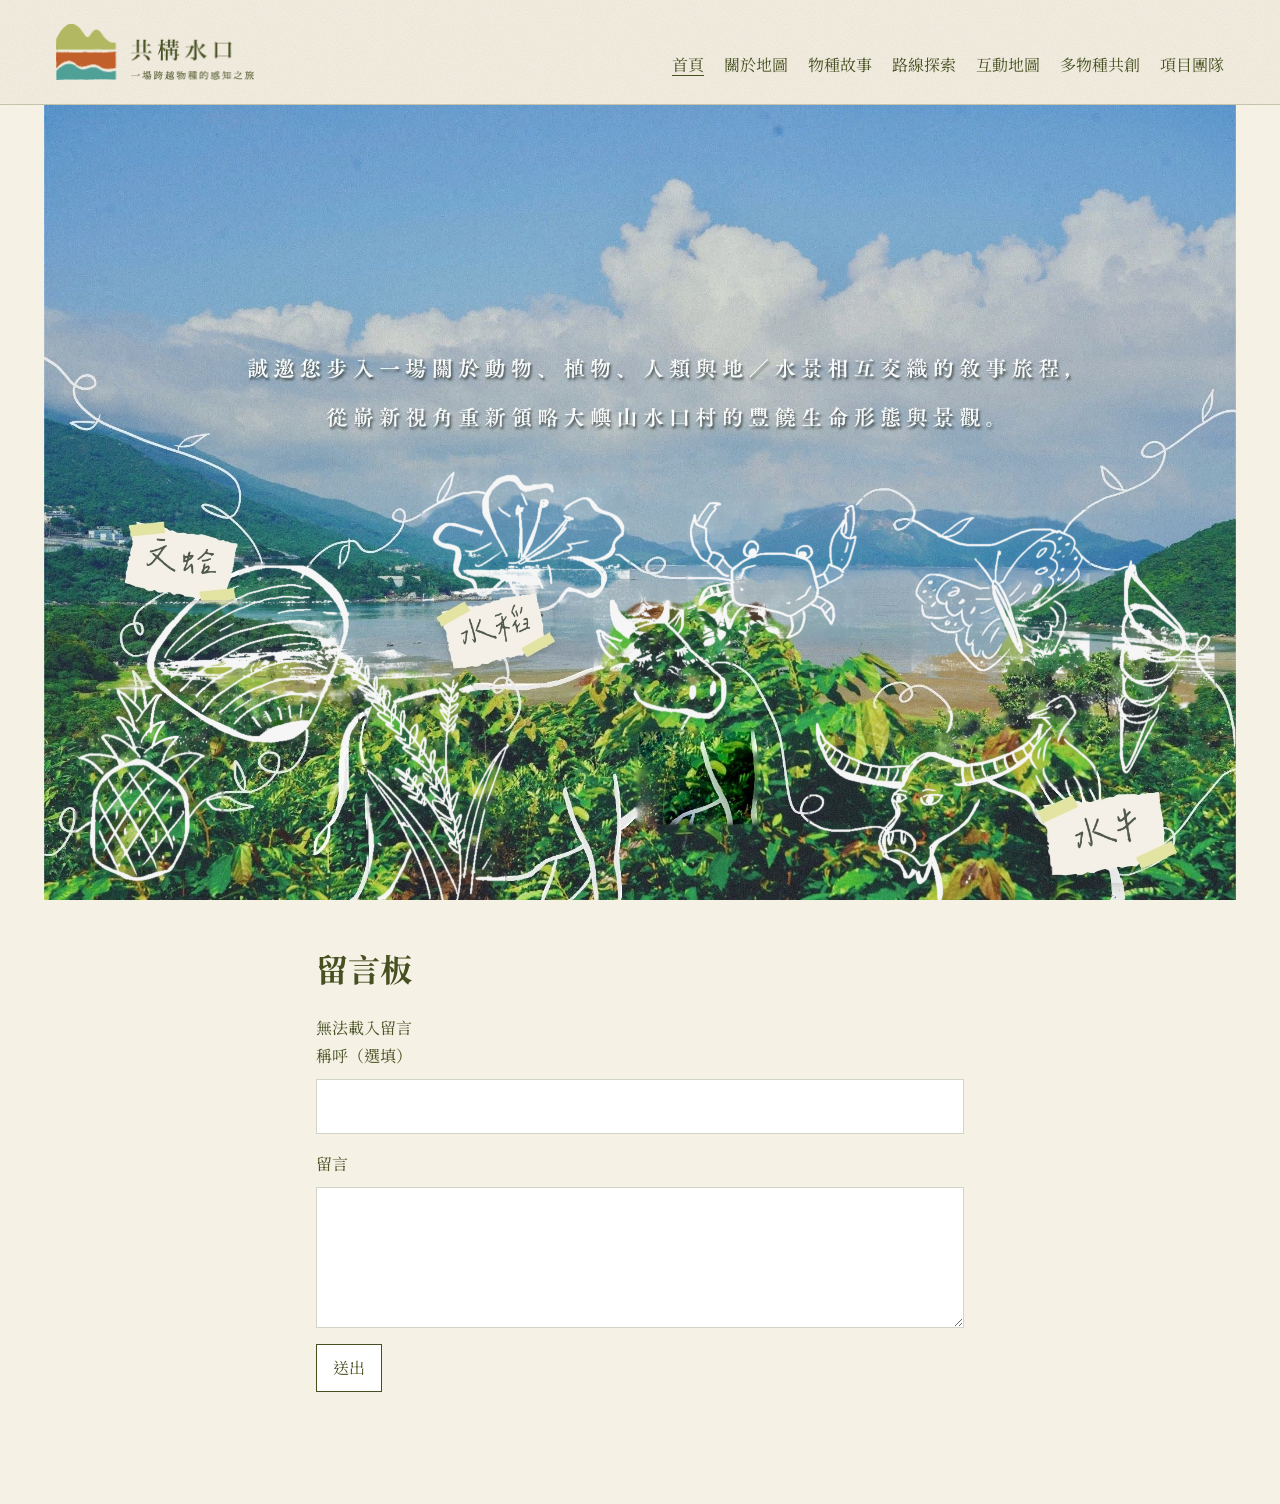
<file: beta/index.html>
<!doctype html>
<html lang="zh-Hant">
<head>
  <meta charset="utf-8">
  <meta name="viewport" content="width=device-width, initial-scale=1">
  <title>首頁｜共構水口</title>
  <link rel="icon" href="data:,">
  <link rel="stylesheet" href="css/tokens.css">
  <link rel="stylesheet" href="css/site.css">
  <script>document.documentElement.classList.add("is-entering");setTimeout(function(){document.documentElement.classList.remove("is-entering")},2000)</script>
</head>
<body class="page-home">
  <header class="site-header" id="siteHeader">
    <a class="brand" href="index.html">
      <img class="brand-logo" src="assets/elements/logo.png" alt="共構水口 一場跨越物種的感知之旅" width="800" height="226">
    </a>
    <nav class="site-nav" aria-label="主要導航">
      <a href="index.html" aria-current="page">首頁</a>
      <a href="about.html">關於地圖</a>
      <a href="species.html">物種故事</a>
      <a href="trail.html">路線探索</a>
      <a href="map.html">互動地圖</a>
      <a href="co-creation.html">多物種共創</a>
      <a href="team.html">項目團隊</a>
    </nav>
  </header>
  <div class="site-rule" aria-hidden="true"></div>

  <main>
    <section class="home-hero home-cover">
      <div class="cover">
        <img class="cover-bg" src="assets/cover/cover-bg.jpg" alt="水口村山谷與海岸景色，前景是手繪的動物與植物線稿" width="2048" height="1365">
        <div class="cover-species" aria-hidden="true">
          <img class="sp sp--pineapple" data-species="pineapple" src="assets/cover/sp-pineapple.png" alt="">
          <img class="sp sp--clam" data-species="clam" src="assets/cover/sp-clam.png" alt="">
          <img class="sp sp--flower" data-species="flower" src="assets/cover/sp-flower.png" alt="">
          <img class="sp sp--rice" data-species="rice" src="assets/cover/sp-rice.png" alt="">
          <img class="sp sp--cattle" data-species="cattle" src="assets/cover/sp-cattle.png" alt="">
          <img class="sp sp--crab" data-species="crab" src="assets/cover/sp-crab.png" alt="">
          <img class="sp sp--butterfly" data-species="butterfly" src="assets/cover/sp-butterfly.png" alt="">
          <img class="sp sp--shell" data-species="shell" src="assets/cover/sp-shell.png" alt="">
          <img class="sp sp--buffalo" data-species="buffalo" src="assets/cover/sp-buffalo.png" alt="">
          <img class="sp sp--bird" data-species="bird" src="assets/cover/sp-bird.png" alt="">
        </div>
        <div class="hero-plates">
          <a class="plate memo memo--clam" href="species.html#clam" data-species="clam"><img src="assets/cover/memo-clam.png" alt="翅口（沙白）"></a>
          <a class="plate memo memo--rice" href="species.html#rice" data-species="rice"><img src="assets/cover/memo-rice.png" alt="水稻"></a>
          <a class="plate memo memo--buffalo" href="species.html#buffalo" data-species="buffalo"><img src="assets/cover/memo-buffalo.png" alt="水牛"></a>
        </div>
      </div>
      <div class="hero-text">
        <p>誠邀您步入一場關於動物、植物、人類與地／水景相互交織的敘事旅程，</p>
        <p>從嶄新視角體會大嶼山水口村的豐饒生態與人文景觀。</p>
      </div>
      <ul class="cover-links" aria-label="物種故事">
        <li><a href="species.html#clam">翅口（沙白）</a></li>
        <li><a href="species.html#rice">水稻</a></li>
        <li><a href="species.html#buffalo">水牛</a></li>
      </ul>
    </section>

    <section class="guestbook" id="guestbook"></section>
  </main>

  <script src="js/config.js"></script>
  <script src="js/guestbook.js"></script>
  <script src="js/common.js"></script>
  <script src="js/transitions.js"></script>
  <script src="js/cover.js"></script>
</body>
</html>
</file>
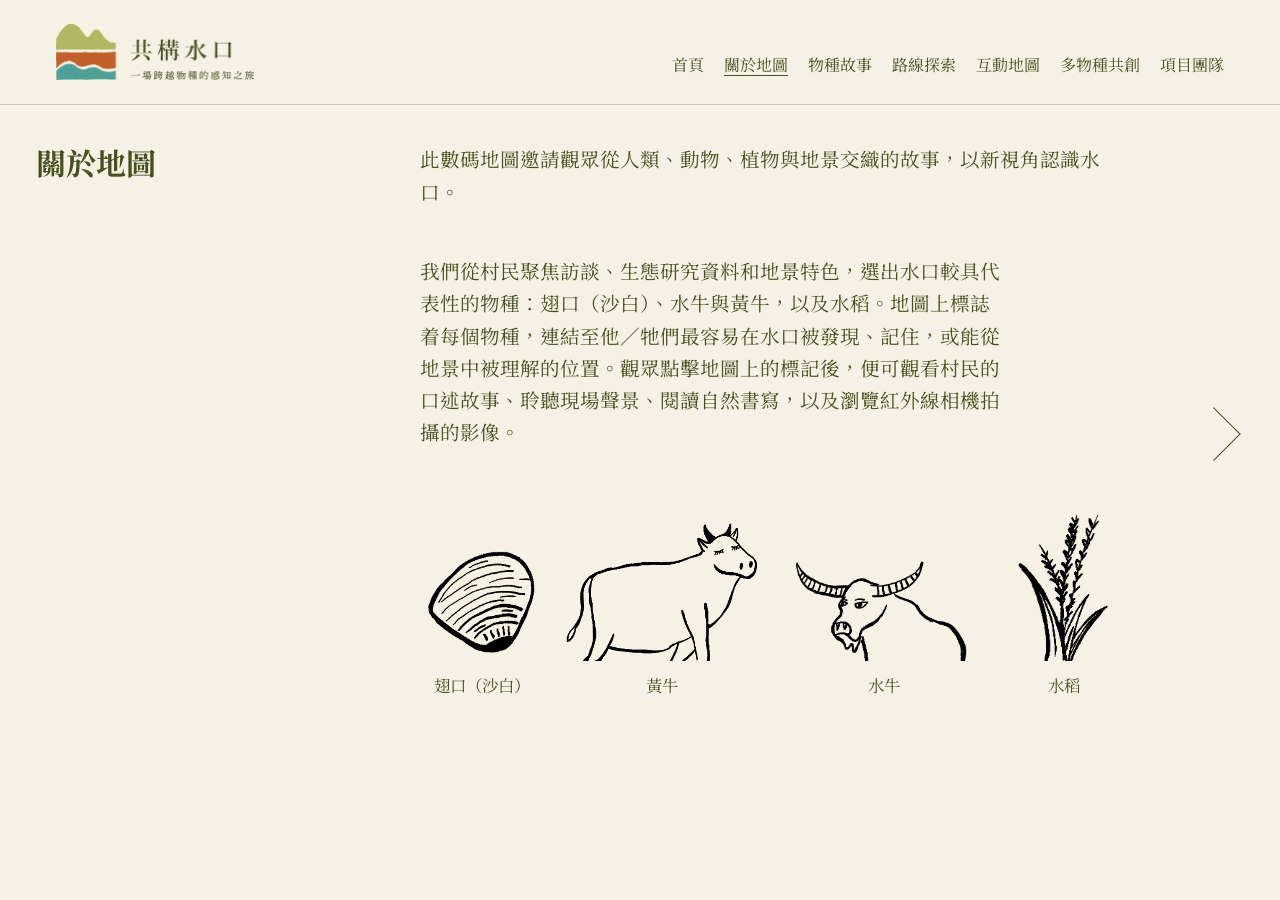
<file: beta/about.html>
<!doctype html>
<html lang="zh-Hant">
<head>
  <meta charset="utf-8">
  <meta name="viewport" content="width=device-width, initial-scale=1">
  <title>關於地圖｜共構水口</title>
  <link rel="icon" href="data:,">
  <link rel="stylesheet" href="css/tokens.css">
  <link rel="stylesheet" href="css/site.css">
  <link rel="stylesheet" href="css/about.css">
  <script>document.documentElement.classList.add("is-entering");setTimeout(function(){document.documentElement.classList.remove("is-entering")},2000)</script>
</head>
<body class="page-about">
  <header class="site-header" id="siteHeader">
    <a class="brand" href="index.html">
      <img class="brand-logo" src="assets/elements/logo.png" alt="共構水口 一場跨越物種的感知之旅" width="800" height="226">
    </a>
    <nav class="site-nav" aria-label="主要導航">
      <a href="index.html">首頁</a>
      <a href="about.html" aria-current="page">關於地圖</a>
      <a href="species.html">物種故事</a>
      <a href="trail.html">路線探索</a>
      <a href="map.html">互動地圖</a>
      <a href="co-creation.html">多物種共創</a>
      <a href="team.html">項目團隊</a>
    </nav>
  </header>
  <div class="site-rule" aria-hidden="true"></div>

  <main class="about-reader">
    <h1 tabindex="-1" id="readerTitle">關於地圖<span class="visually-hidden" id="pageStatus"></span></h1>
    <div class="reader-content">
      <section id="page-1" aria-label="第 1 頁">
        <p>此數碼地圖邀請觀眾從人類、動物、植物與地景交織的故事，以新視角認識水口。</p>
        <p>我們從村民聚焦訪談、生態研究資料和地景特色，選出水口較具代表性的物種：翅口（沙白）、水牛與黃牛，以及水稻。地圖上標誌着每個物種，連結至他／牠們最容易在水口被發現、記住，或能從地景中被理解的位置。觀眾點擊地圖上的標記後，便可觀看村民的口述故事、聆聽現場聲景、閱讀自然書寫，以及瀏覽紅外線相機拍攝的影像。</p>
        <div class="reader-species">
          <figure><img src="assets/about/white-clam.png" alt=""><figcaption>翅口（沙白）</figcaption></figure>
          <figure><img src="assets/about/cattle.png" alt=""><figcaption>黃牛</figcaption></figure>
          <figure><img src="assets/about/buffalo.png" alt=""><figcaption>水牛</figcaption></figure>
          <figure><img src="assets/about/crop.png" alt=""><figcaption>水稻</figcaption></figure>
        </div>
      </section>
      <section id="page-2" aria-label="第 2 頁">
        <p>我們雖無法完全脫離人類視角，但從跨媒介紀錄、跨學科資料搜集和收集村民與多物種的生活經驗，嘗試探索、拓展感知人以外的物種，重新關注一些過往可能受忽略的、來自物種的敘事角度。</p>
        <p>視覺化的地圖呈現出交錯相遇的物種出沒路線、互為補充或對話的資料，讓我們體會到水口的生物多樣性與人的生活，如何透過同一片土地、水源、活動與歷史變遷而被共同生成。然而，我們相信在水口這豐富生態環境中，悄然進行中的多物種互動不止於此，就有待與公眾一起發掘更多。</p>
        <img class="reader-photo" src="assets/about/DSC01550.jpg" alt="潮水沿沙灘邊緣退去，露出深色沙紋。">
      </section>
      <section id="page-3" aria-label="第 3 頁">
        <p>我們希望藉此地圖提出幾個問題：</p>
        <ul>
          <li>當不同物種的故事在同一片土地上展開，它們會在哪裡相遇？</li>
          <li>在水口，人與多物種以及地景是如何互相塑造？</li>
          <li>如何洞察人與多物種以及地景互動，親身體會可感可知的自然？</li>
          <li>我們（人類）在這多物種交織的環境中，該負起甚麼樣的責任？</li>
          <li>我們的行動決定會如何影響其他物種和地景？</li>
        </ul>
        <img class="reader-photo" src="assets/about/DSC01572.jpg" alt="隔着水面與潮灘眺望遠山。">
      </section>
    </div>
    <nav class="reader-controls" aria-label="關於地圖分頁" hidden>
      <a class="reader-prev" href="#page-1" aria-label="上一頁"></a>
      <a class="reader-next" href="#page-2" aria-label="下一頁"></a>
    </nav>
  </main>

  <script src="js/about.js"></script>
  <script src="js/common.js"></script>
  <script src="js/transitions.js"></script>
</body>
</html>
</file>
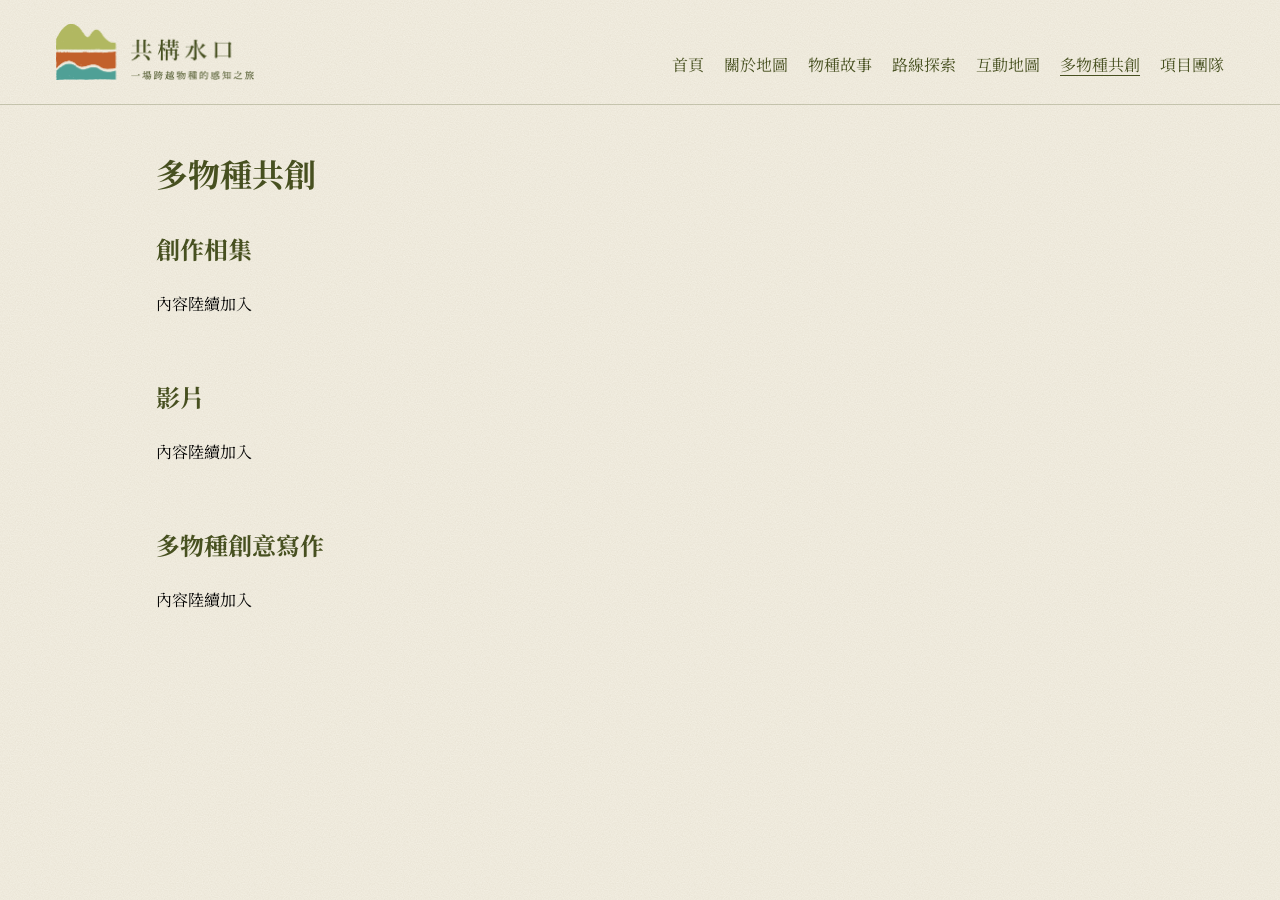
<file: beta/co-creation.html>
<!doctype html>
<html lang="zh-Hant">
<head>
  <meta charset="utf-8">
  <meta name="viewport" content="width=device-width, initial-scale=1">
  <title>多物種共創｜共構水口</title>
  <meta name="description" content="水口多物種共創：創作相集、影片與多物種創意寫作。">
  <link rel="icon" href="data:,">
  <link rel="stylesheet" href="css/tokens.css">
  <link rel="stylesheet" href="css/site.css">
  <script>document.documentElement.classList.add("is-entering");setTimeout(function(){document.documentElement.classList.remove("is-entering")},2000)</script>
</head>
<body class="page-co-creation">
  <header class="site-header" id="siteHeader">
    <a class="brand" href="index.html">
      <img class="brand-logo" src="assets/elements/logo.png" alt="共構水口 一場跨越物種的感知之旅" width="800" height="226">
    </a>
    <nav class="site-nav" aria-label="主要導航">
      <a href="index.html">首頁</a>
      <a href="about.html">關於地圖</a>
      <a href="species.html">物種故事</a>
      <a href="trail.html">路線探索</a>
      <a href="map.html">互動地圖</a>
      <a href="co-creation.html" aria-current="page">多物種共創</a>
      <a href="team.html">項目團隊</a>
    </nav>
  </header>
  <div class="site-rule" aria-hidden="true"></div>

  <main class="list-page">
    <h1 class="list-title">多物種共創</h1>
    <section class="cc-section" data-kind="gallery"><h2 class="cc-heading">創作相集</h2><div class="cc-items"></div></section>
    <section class="cc-section" data-kind="video"><h2 class="cc-heading">影片</h2><div class="cc-items"></div></section>
    <section class="cc-section" data-kind="writing"><h2 class="cc-heading">多物種創意寫作</h2><div class="cc-items"></div></section>
  </main>

  <script src="data/co-creation.js"></script>
  <script src="js/co-creation.js"></script>
  <script src="js/common.js"></script>
  <script src="js/transitions.js"></script>
</body>
</html>
</file>
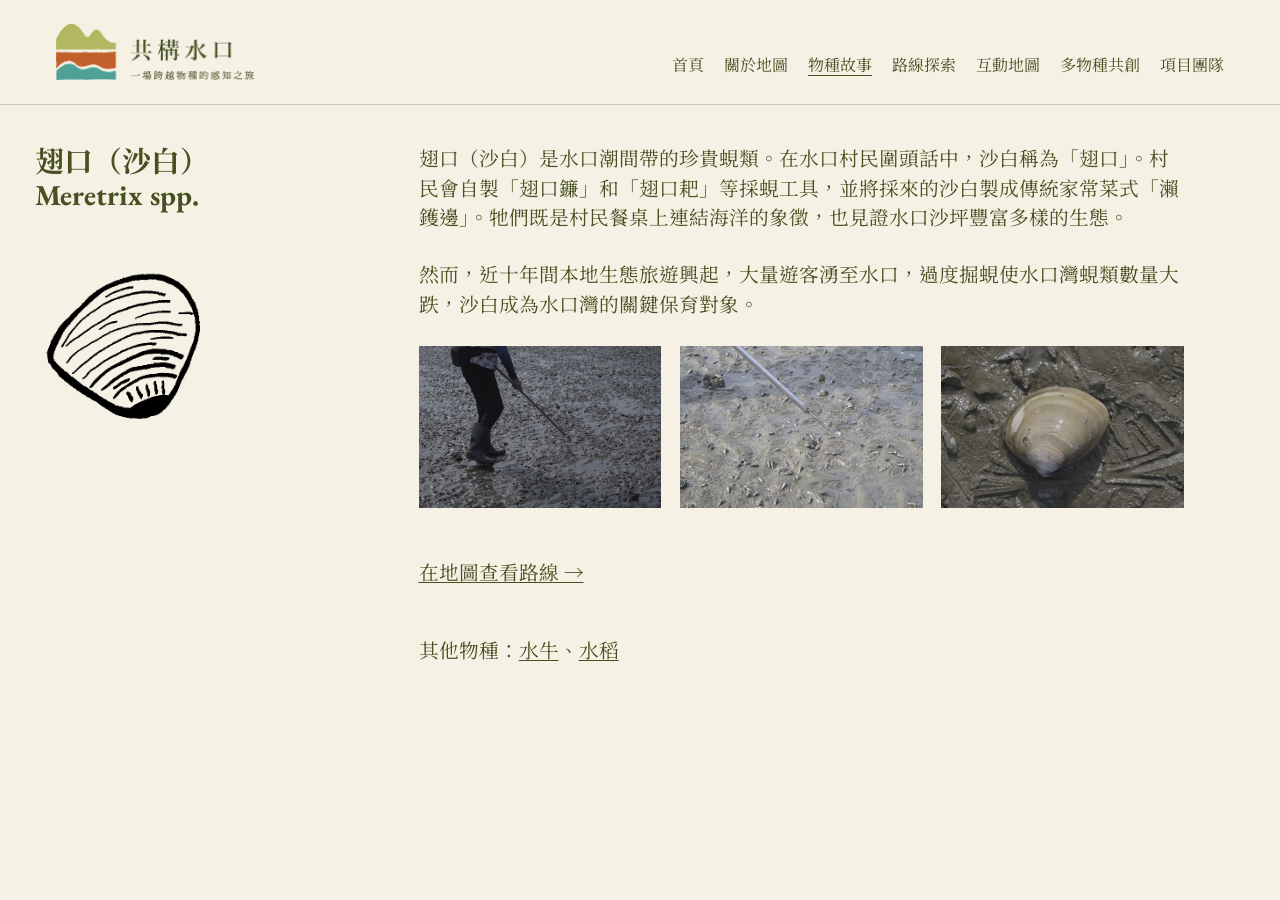
<file: beta/species.html>
<!doctype html>
<html lang="zh-Hant">
<head>
  <meta charset="utf-8">
  <meta name="viewport" content="width=device-width, initial-scale=1">
  <title>物種故事｜共構水口</title>
  <link rel="icon" href="data:,">
  <link rel="stylesheet" href="css/tokens.css">
  <link rel="stylesheet" href="css/site.css">
  <link rel="stylesheet" href="css/profiles.css">
  <script>document.documentElement.classList.add("is-entering");setTimeout(function(){document.documentElement.classList.remove("is-entering")},2000)</script>
</head>
<body class="page-species">
  <header class="site-header" id="siteHeader">
    <a class="brand" href="index.html">
      <img class="brand-logo" src="assets/elements/logo.png" alt="共構水口 一場跨越物種的感知之旅" width="800" height="226">
    </a>
    <nav class="site-nav" aria-label="主要導航">
      <a href="index.html">首頁</a>
      <a href="about.html">關於地圖</a>
      <a href="species.html" aria-current="page">物種故事</a>
      <a href="trail.html">路線探索</a>
      <a href="map.html">互動地圖</a>
      <a href="co-creation.html">多物種共創</a>
      <a href="team.html">項目團隊</a>
    </nav>
  </header>
  <div class="site-rule" aria-hidden="true"></div>

  <main class="story-page">
    <header class="story-heading">
      <h1 id="speciesName"></h1>
      <p id="speciesLatin" lang="la"></p>
      <img id="speciesArt" alt="">
    </header>
    <article class="story-details" aria-labelledby="speciesName">
      <div id="speciesBody"></div>
      <div class="story-photos" id="speciesPhotos"></div>
      <p id="speciesMapLink"></p>
      <p id="speciesOthers"></p>
    </article>
  </main>

  <script src="data/species.js"></script>
  <script>
    /* 依網址 hash 顯示物種（#clam、#buffalo、#rice）；沒有或無效的 hash 顯示 #clam。 */
    (function () {
      "use strict";

      var ORDER = ["clam", "buffalo", "rice"];
      var DEFAULT_KEY = "clam";

      function keyFromHash() {
        var k = location.hash.replace(/^#/, "");
        return Object.prototype.hasOwnProperty.call(window.SPECIES, k) ? k : DEFAULT_KEY;
      }

      function render() {
        var key = keyFromHash();
        var s = window.SPECIES[key];

        document.title = s.name + "｜物種故事｜共構水口";

        var art = document.getElementById("speciesArt");
        art.src = s.art;
        document.querySelector(".story-page").dataset.species = key;

        var photos = document.getElementById("speciesPhotos");
        photos.textContent = "";
        photos.hidden = s.photos.length === 0;
        if (s.photos.length) {
          s.photos.forEach(function (p) {
            var fig = document.createElement("figure");
            fig.className = "story-photo";
            var img = document.createElement("img");
            img.src = p.src;
            img.alt = p.alt;
            fig.appendChild(img);
            photos.appendChild(fig);
          });
        }

        document.getElementById("speciesName").textContent = s.name;
        document.getElementById("speciesLatin").textContent = s.latin;

        var body = document.getElementById("speciesBody");
        body.textContent = "";
        s.body.forEach(function (text) {
          var p = document.createElement("p");
          p.textContent = text;
          body.appendChild(p);
        });

        var mapLink = document.getElementById("speciesMapLink");
        mapLink.textContent = "";
        var mapAnchor = document.createElement("a");
        mapAnchor.className = "text-link";
        mapAnchor.href = "trail.html";
        mapAnchor.textContent = "在地圖查看路線 →";
        mapLink.appendChild(mapAnchor);

        var others = document.getElementById("speciesOthers");
        others.textContent = "";
        others.appendChild(document.createTextNode("其他物種："));
        var first = true;
        ORDER.forEach(function (k) {
          if (k === key) return;
          if (!first) others.appendChild(document.createTextNode("、"));
          first = false;
          var a = document.createElement("a");
          a.className = "text-link";
          a.href = "species.html#" + k;
          a.textContent = window.SPECIES[k].name;
          others.appendChild(a);
        });
      }

      window.addEventListener("hashchange", render);
      render();
    })();
  </script>
  <script src="js/common.js"></script>
  <script src="js/transitions.js"></script>
</body>
</html>
</file>
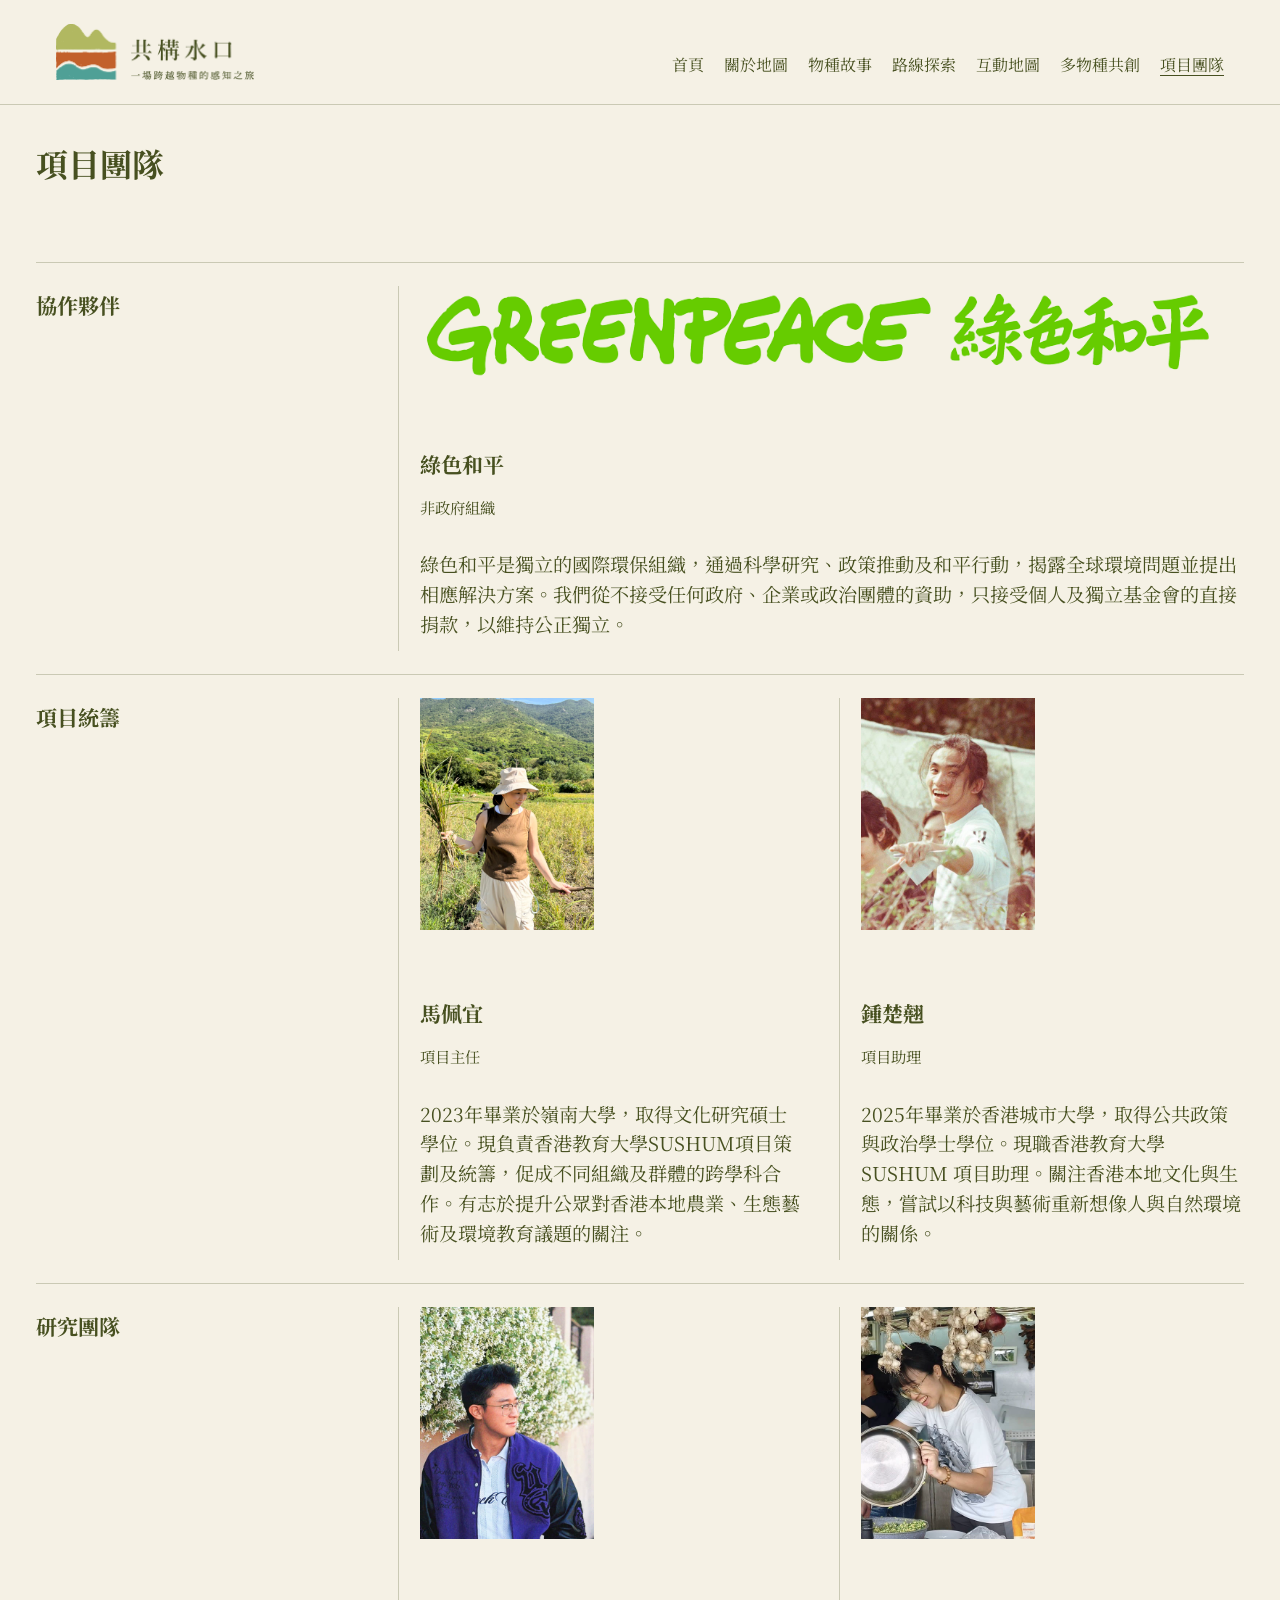
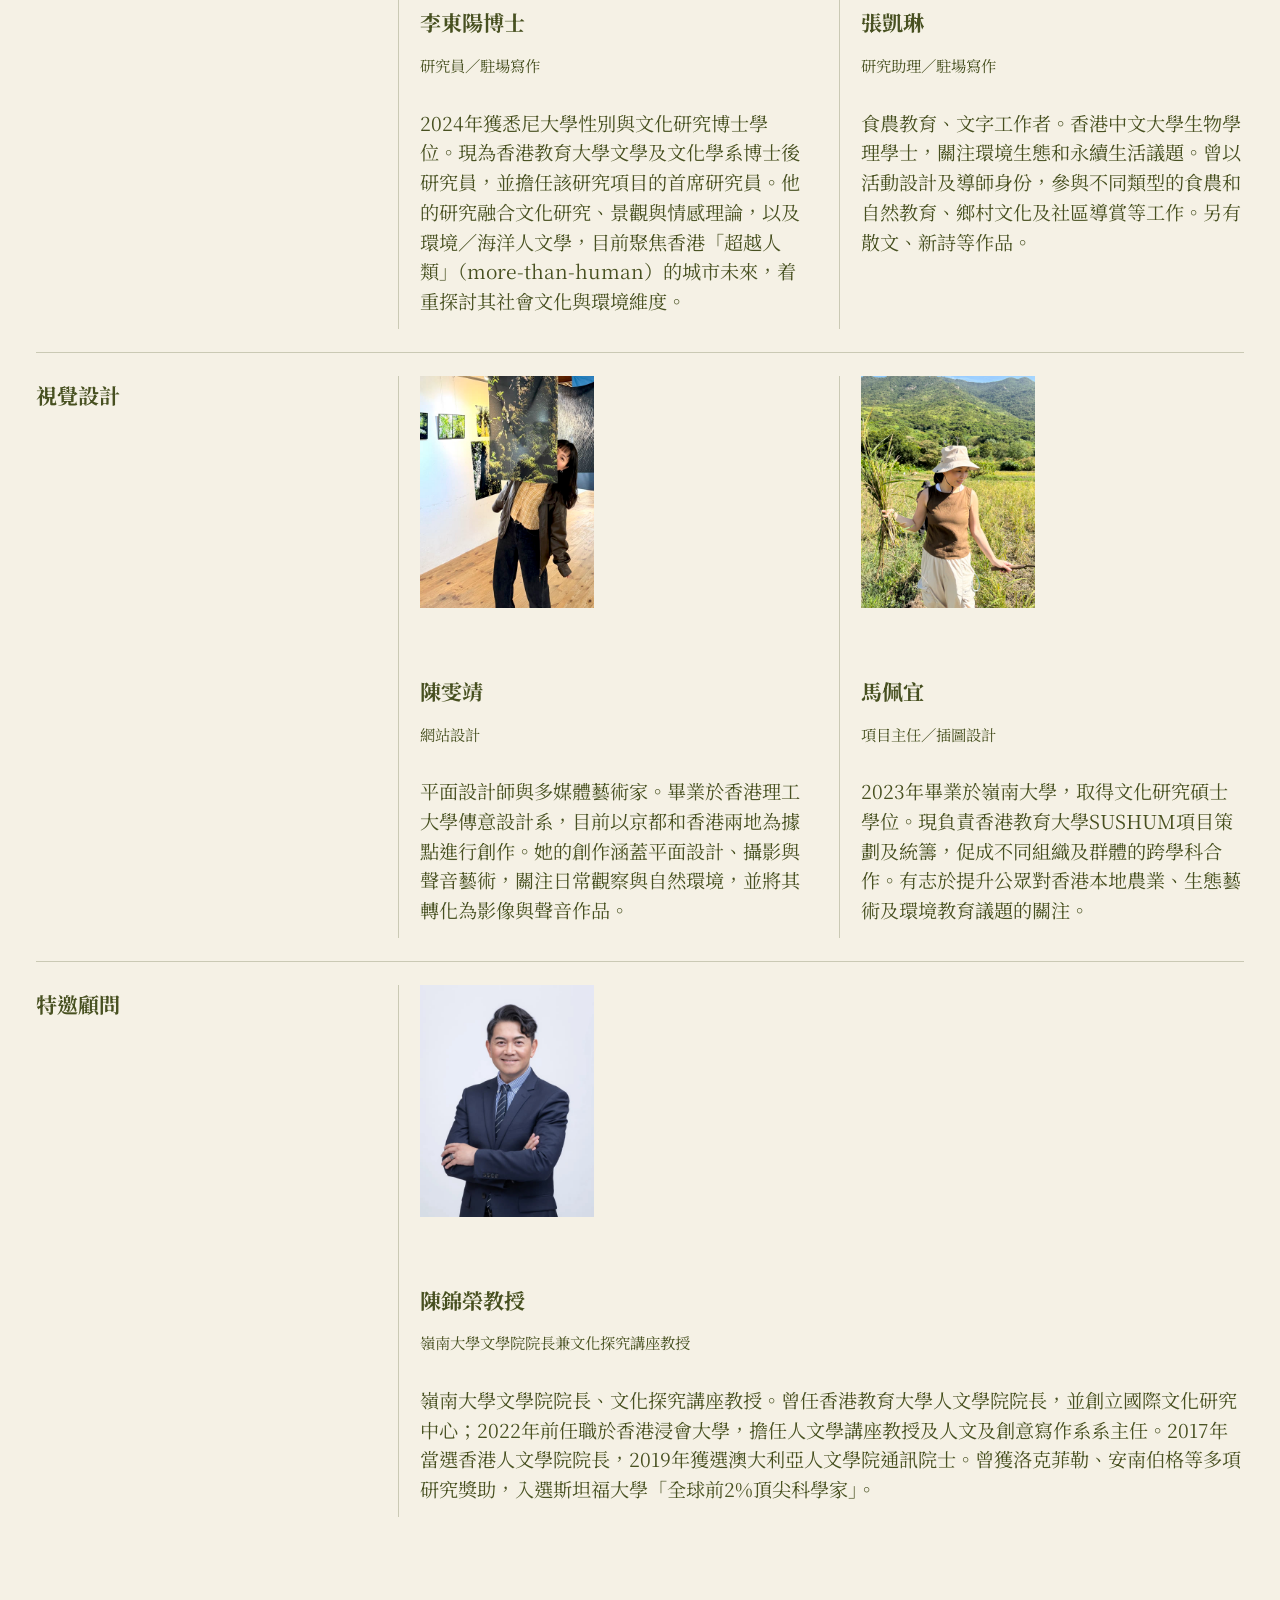
<file: beta/team.html>
<!doctype html>
<html lang="zh-Hant">
<head>
  <meta charset="utf-8">
  <meta name="viewport" content="width=device-width, initial-scale=1">
  <title>項目團隊｜共構水口</title>
  <meta name="description" content="《共構水口》項目團隊及協作夥伴。">
  <link rel="icon" href="data:,">
  <link rel="stylesheet" href="css/tokens.css">
  <link rel="stylesheet" href="css/site.css">
  <link rel="stylesheet" href="css/profiles.css">
  <script>document.documentElement.classList.add("is-entering");setTimeout(function(){document.documentElement.classList.remove("is-entering")},2000)</script>
</head>
<body class="page-team">
  <header class="site-header" id="siteHeader">
    <a class="brand" href="index.html">
      <img class="brand-logo" src="assets/elements/logo.png" alt="共構水口 一場跨越物種的感知之旅" width="800" height="226">
    </a>
    <nav class="site-nav" aria-label="主要導航">
      <a href="index.html">首頁</a>
      <a href="about.html">關於地圖</a>
      <a href="species.html">物種故事</a>
      <a href="trail.html">路線探索</a>
      <a href="map.html">互動地圖</a>
      <a href="co-creation.html">多物種共創</a>
      <a href="team.html" aria-current="page">項目團隊</a>
    </nav>
  </header>
  <div class="site-rule" aria-hidden="true"></div>

  <main class="list-page">
    <h1 class="list-title">項目團隊</h1>
    <div id="teamGroups"></div>
  </main>

  <script src="data/team.js"></script>
  <script src="js/team.js"></script>
  <script src="js/common.js"></script>
  <script src="js/transitions.js"></script>
</body>
</html>
</file>
<file: beta/css/tokens.css>
/* 設計變數。數值依 2026 年 10 月的設計決定（Drive 設計稿為準；Framer 只作頁面結構參考）。 */
@import url("https://fonts.googleapis.com/css2?family=EB+Garamond:wght@600&family=Noto+Serif+TC:wght@400;700&display=swap");

:root {
  /* 色彩 */
  --bg: #f5f1e5;
  --text: #475020;
  --para: #000000;
  --rule: color-mix(in srgb, var(--text) 25%, transparent);
  --white: #ffffff;
  --black: #000000;          /* 「人（村民）」的標籤色 */

  /* 物種色 */
  --c-cattle: #efd375;       /* 黃牛 */
  --c-clam: #4fa096;         /* 翅口（沙白） */
  --c-rice: #bbc462;         /* 水稻（大米） */
  --c-buffalo: #d36225;      /* 水牛 */

  /* 紙質皮膚（W5）：紋理檔未到之前，用內嵌 SVG 噪點作後備。
     用法：background-image: var(--paper-x), var(--paper-noise)；檔案缺失時只顯示噪點。 */
  --paper-base: url("../assets/paper/base.webp");
  --paper-cattle: url("../assets/paper/cattle.webp");
  --paper-clam: url("../assets/paper/clam.webp");
  --paper-rice: url("../assets/paper/rice.webp");
  --paper-buffalo: url("../assets/paper/buffalo.webp");
  --paper-tape: url("../assets/paper/tape.webp");
  --paper-noise: url("data:image/svg+xml,%3Csvg xmlns=%27http://www.w3.org/2000/svg%27 width=%27220%27 height=%27220%27%3E%3Cfilter id=%27n%27 x=%270%27 y=%270%27 width=%27100%25%27 height=%27100%25%27%3E%3CfeTurbulence type=%27fractalNoise%27 baseFrequency=%27.85%27 numOctaves=%272%27 seed=%277%27 stitchTiles=%27stitch%27/%3E%3CfeColorMatrix values=%270 0 0 0 .36  0 0 0 0 .31  0 0 0 0 .2  .30 0 0 0 0%27/%3E%3C/filter%3E%3Crect width=%27100%25%27 height=%27100%25%27 filter=%27url%28%23n%29%27/%3E%3C/svg%3E");
  --paper-opacity: 0.5;       /* 底紙紋理強度 */

  /* 紙塊字色與底色（對比度見 tools/check-contrast.mjs，皆 ≥ 4.5:1） */
  --ink-dark: #2f3415;
  --ink-deep: #1b1f0c;                /* 翅口（沙白）、水牛底色上使用 */
  --c-buffalo-chip: #d87742;          /* 水牛色 85% ＋ 紙色 15%：原色 #d36225 配任何深色字都不到 4.5:1 */

  /* 字體 */
  --font-zh: "Songti TC", "STSong", "Noto Serif TC", serif;
  --font-latin: "Minion Pro", "EB Garamond", serif;

  /* 字級與行距 */
  --fs-title: clamp(32px, 2.5vw, 48px);   /* 標題，粗體 */
  --fw-title: 700;
  --fs-body: 16px;
  --lh-body: 1.8;
  --fs-nav: 16px;
  --fs-latin: clamp(18px, 1.25vw, 24px);
}
</file>
<file: beta/css/site.css>
/* 版面樣式：頁首、導航、路線探索頁。只使用 tokens.css 的變數。 */

*,
*::before,
*::after {
  box-sizing: border-box;
}

html {
  background: var(--bg);
}

html,
body {
  margin: 0;
  color: var(--text);
  font-family: var(--font-zh);
  font-size: var(--fs-body);
  line-height: var(--lh-body);
  -webkit-text-size-adjust: 100%;
}

body {
  min-height: 100svh;
}

img {
  display: block;
  max-width: 100%;
  height: auto;
}

a {
  color: inherit;
}

.visually-hidden {
  position: absolute;
  width: 1px;
  height: 1px;
  overflow: hidden;
  clip: rect(0 0 0 0);
  white-space: nowrap;
}

/* ---------- 頁首 ---------- */

.site-header {
  display: flex;
  flex-wrap: wrap;
  align-items: flex-end;
  justify-content: space-between;
  gap: 16px 20px;
  padding: 24px 56px;
}

.brand {
  display: block;
  text-decoration: none;
}

/* logo 圖片已含「共構水口」及副題，頁首只放圖片，高約 56px */
.brand-logo {
  height: 56px;
  width: auto;
}

.site-nav {
  display: flex;
  flex-wrap: wrap;
  align-items: baseline;
  gap: 8px 20px;
  font-size: var(--fs-nav);
}

.site-nav a {
  color: var(--text);
  text-decoration: none;
}

.site-nav a:hover,
.site-nav a:focus-visible,
.site-nav a[aria-current="page"] {
  text-decoration: underline;
  text-underline-offset: 4px;
}

.site-rule {
  height: 1px;
  background: var(--rule);
}

/* ---------- 路線探索頁框架 ---------- */

/* ≥900px：地圖在左，側欄在右（約 480px），高度 = 100svh − 頁首 */
.trail-page {
  display: grid;
  grid-template-columns: minmax(0, 1fr) 480px;
  height: calc(100svh - var(--hdr-h, 110px));
  min-height: 0;
}

.trail-map {
  position: relative;
  height: 100%;
  min-height: 0;
  background: var(--bg);
}

#routeMap {
  width: 100%;
  height: 100%;
  background: var(--bg);
}

.trail-panel {
  display: flex;
  flex-direction: column;
  min-height: 0;
  overflow: hidden;
}

.route-tabs {
  flex: none;
  display: flex;
  flex-wrap: wrap;
  gap: 14px 12px;
  margin: 0;
  padding: 22px 40px 6px;
}

.route-tab {
  min-height: 40px;
  padding: 8px 14px;
  font-family: var(--font-zh);
  font-size: 15px;
  line-height: 1.25;
  cursor: pointer;
}

.panel-body {
  flex: 1;
  min-height: 0;
  overflow-y: auto;
  padding: 22px 40px 40px;
}

/* 互動地圖的使用指南沿用 .trail-panel，維持單欄捲動版面 */
.trail-panel.guide {
  display: block;
  overflow-y: auto;
  padding: 32px 40px 40px;
}

.chz-indicator {
  position: absolute;
  right: 12px;
  bottom: 56px;
  z-index: 500;
  min-height: 40px;
  padding: 8px 14px;
  font-family: var(--font-zh);
  font-size: 14px;
  cursor: pointer;
}

/* 時間線：縱向，年代在左、站名在右 */
.timeline {
  position: relative;
  margin: 12px 0 0;
  padding: 0;
  list-style: none;
}

.timeline::before {
  content: "";
  position: absolute;
  top: 8px;
  bottom: 8px;
  left: calc(7.5em + 6px);
  width: 2px;
  background: var(--rule);
}

.timeline-row {
  margin: 0;
  padding: 0;
}

.timeline-item {
  display: grid;
  grid-template-columns: 7.5em 14px minmax(0, 1fr);
  align-items: start;
  column-gap: 12px;
  width: 100%;
  padding: 10px 0;
  border: 0;
  background: transparent;
  color: var(--text);
  font-family: var(--font-zh);
  text-align: left;
  cursor: pointer;
}

.timeline-item:focus-visible {
  outline: 2px solid var(--text);
  outline-offset: 2px;
}

.timeline-era {
  font-size: 14px;
  line-height: 1.5;
  text-align: right;
  white-space: nowrap;
}

.timeline-dot {
  position: relative;
  z-index: 1;
  width: 14px;
  height: 14px;
  margin-top: 5px;
  border-radius: 50%;
  border: 2px solid var(--text);
  background: var(--bg);
}

.timeline-item[aria-current="true"] .timeline-dot,
.timeline-item:hover .timeline-dot {
  background: var(--c-rice);
}

.timeline-name {
  display: flex;
  flex-direction: column;
  gap: 2px;
}

.timeline-place {
  font-size: 17px;
  line-height: 1.5;
}

.timeline-item:hover .timeline-place {
  text-decoration: underline;
}

.timeline-item[aria-current="true"] .timeline-place {
  font-weight: 700;
}

.timeline-sub {
  font-size: 13px;
  line-height: 1.4;
}

.panel-foot--tight {
  margin-top: 20px;
}

/* ?pick=1 座標小框 */
.pick-popup .leaflet-popup-content-wrapper {
  border-radius: 0;
  color: var(--text);
}

.pick-box {
  display: grid;
  gap: 6px;
  min-width: 200px;
  font-family: var(--font-zh);
  font-size: 14px;
  line-height: 1.5;
}

.pick-popup .pick-box p {
  margin: 0;
}

.pick-title {
  margin: 0;
  font-weight: 700;
}

.pick-line {
  margin: 0;
  font-variant-numeric: tabular-nums;
  word-break: break-all;
}

.pick-row {
  display: flex;
  align-items: center;
  gap: 8px;
}

.pick-copy {
  min-height: 36px;
  padding: 4px 12px;
  border: 1px solid var(--text);
  background: var(--text);
  color: var(--white);
  font-family: var(--font-zh);
  font-size: 14px;
  cursor: pointer;
}

.pick-copy:focus-visible {
  outline: 2px solid var(--text);
  outline-offset: 3px;
}

.pick-msg {
  margin: 0;
  font-size: 13px;
}

/* ---------- 地圖覆蓋層 ---------- */

.route-key,
.tile-note {
  position: absolute;
  z-index: 500;
  margin: 0;
  padding: 6px 10px;
  font-size: 14px;
  color: var(--text);
  background: color-mix(in srgb, var(--white) 88%, transparent);
  border: 1px solid var(--rule);
}

.route-key {
  left: 12px;
  bottom: 12px;
}

.tile-note {
  left: 12px;
  bottom: 52px;
  max-width: calc(100% - 24px);
}

.species-legend {
  position: absolute;
  right: 12px;
  bottom: 12px;
  z-index: 500;
  max-width: min(260px, calc(100% - 24px));
  padding: 10px 12px;
  font-size: 14px;
  color: var(--text);
  background: color-mix(in srgb, var(--white) 92%, transparent);
  border: 1px solid var(--rule);
}

.species-legend-title {
  margin: 0 0 8px;
  font-weight: 700;
}

.species-legend-list {
  display: flex;
  flex-wrap: wrap;
  gap: 6px 14px;
  margin: 0;
  padding: 0;
  list-style: none;
}

.species-legend-item {
  display: inline-flex;
  align-items: center;
  gap: 6px;
}

.species-legend-dot {
  width: 10px;
  height: 10px;
  border-radius: 50%;
  border: 1px solid var(--white);
  box-shadow: 0 0 0 1px var(--text);
}

.species-legend-dot--clam { background: var(--c-clam); }
.species-legend-dot--rice { background: var(--c-rice); }
.species-legend-dot--buffalo { background: var(--c-buffalo); }

.species-legend-note {
  margin: 8px 0 0;
  font-size: 12px;
  line-height: 1.4;
  color: var(--text);
}

.species-marker {
  display: block;
  width: 14px;
  height: 14px;
  border-radius: 50%;
  border: 2px solid var(--white);
  box-shadow: 0 0 0 1px var(--text);
}

.species-marker--clam { background: var(--c-clam); }
.species-marker--rice { background: var(--c-rice); }
.species-marker--buffalo { background: var(--c-buffalo); }

.leaflet-popup-content-wrapper,
.leaflet-popup-tip {
  background: var(--white);
  color: var(--text);
  border-radius: 0;
  border: 1px solid var(--rule);
}

.leaflet-popup-content {
  margin: 12px 16px;
  font-size: 14px;
  line-height: 1.5;
}

.leaflet-popup-content a {
  color: var(--text);
  text-decoration: underline;
  text-underline-offset: 3px;
}

.stop-details {
  margin-top: 16px;
  border: 1px solid var(--rule);
  padding: 12px 14px;
  background: var(--white);
}

.stop-summary {
  cursor: pointer;
  font-size: var(--fs-body);
  color: var(--text);
}

.stop-details .para {
  margin-top: 12px;
}

.trail-map.is-tiles-off .leaflet-tile-pane {
  opacity: 0;
}

/* 示意連線：虛線，依站點次序連接 */
.route-casing {
  stroke: var(--bg);
  stroke-width: 7;
  stroke-opacity: 0.85;
  stroke-dasharray: none;
}

.route-line {
  stroke: var(--text);
  stroke-width: 3;
  stroke-opacity: 0.9;
  stroke-dasharray: 6 6;
}

/* 站點標記：圓形編號；目前站為深色並放大，其他為白底 */
.stop-marker {
  display: flex;
  align-items: center;
  justify-content: center;
  box-sizing: border-box;
  border-radius: 50%;
  border: 2px solid var(--text);
  background: var(--white);
  color: var(--text);
  font-family: var(--font-latin);
  font-size: 15px;
  font-weight: 700;
  line-height: 1;
  cursor: pointer;
}

.stop-marker.is-current {
  background: var(--text);
  color: var(--white);
  font-size: 18px;
}

.stop-marker:focus-visible {
  outline: 2px solid var(--text);
  outline-offset: 3px;
}

/* Leaflet 控制項配色 */
.leaflet-bar a,
.leaflet-control-layers {
  background: var(--white);
  color: var(--text);
  border-color: var(--rule);
}

.leaflet-control-attribution {
  background: color-mix(in srgb, var(--bg) 85%, transparent) !important;
  color: var(--text) !important;
  font-size: 11px;
}

.leaflet-control-attribution a {
  color: var(--text) !important;
}

/* ---------- 側欄 ---------- */

.panel-links {
  display: flex;
  justify-content: space-between;
  gap: 16px;
  font-size: 16px;
}

.text-link {
  color: var(--text);
  text-decoration: underline;
  text-underline-offset: 4px;
}

.page-head {
  display: flex;
  align-items: center;
  gap: 20px;
  margin-top: 28px;
}

.page-num {
  display: flex;
  align-items: baseline;
  margin: 0;
  white-space: nowrap;
  color: var(--text);
  line-height: 1;
}

.page-num .page-digits {
  font-family: var(--font-latin);
  font-size: clamp(44px, 3.6vw, 64px);
  font-weight: 700;
}

.page-num .total {
  font-family: var(--font-latin);
  font-size: 20px;
}

.progress {
  display: flex;
  flex: 1;
  gap: 6px;
  margin: 0;
  padding: 0;
  list-style: none;
}

.progress li {
  flex: 1;
}

.progress-seg {
  display: block;
  width: 100%;
  height: 4px;
  padding: 0;
  border: 0;
  background: var(--rule);
  cursor: pointer;
}

.progress-seg.is-on {
  background: var(--text);
}

.progress-seg:focus-visible {
  outline: 2px solid var(--text);
  outline-offset: 3px;
}

.trail-nav {
  display: grid;
  grid-template-columns: 1fr 1fr;
  gap: 12px;
  margin-top: 20px;
}

.btn {
  min-height: 48px;
  padding: 0 16px;
  border: 1px solid var(--text);
  background: var(--white);
  color: var(--text);
  font-family: var(--font-zh);
  font-size: var(--fs-nav);
  line-height: 1.2;
  cursor: pointer;
}

.btn--next {
  border-color: var(--text);
  background: var(--text);
  color: var(--white);
}

.btn:disabled {
  opacity: 0.4;
  cursor: default;
}

.btn:focus-visible,
.text-link:focus-visible,
.stop-media-btn:focus-visible,
.lightbox-close:focus-visible {
  outline: 2px solid var(--text);
  outline-offset: 3px;
}

.start-row {
  margin-top: 32px;
}

.btn--start {
  min-width: 240px;
}

.stop-meta {
  margin: 28px 0 0;
  font-size: 14px;
  color: var(--text);
}

.stop-title {
  margin: 10px 0 0;
  font-size: var(--fs-title);
  font-weight: var(--fw-title);
  line-height: 1.3;
  color: var(--text);
}

.para {
  margin: 16px 0 0;
  font-size: var(--fs-body);
  line-height: var(--lh-body);
  color: var(--para);
}

.stop-media-list {
  display: grid;
  gap: 28px;
  margin-top: 28px;
}

.stop-fig {
  margin: 0;
}

.stop-fig figcaption {
  margin-top: 8px;
  font-size: 14px;
  color: var(--text);
}

.stop-media-btn {
  display: block;
  width: 100%;
  padding: 0;
  border: 0;
  background: none;
  cursor: zoom-in;
}

.stop-media-btn img,
.stop-fig img {
  display: block;
  width: 100%;
  height: auto;
}

.video-frame {
  position: relative;
  width: 100%;
  aspect-ratio: 16 / 9;
}

.video-frame iframe {
  position: absolute;
  inset: 0;
  width: 100%;
  height: 100%;
  border: 0;
}

.video-facade {
  position: absolute;
  inset: 0;
  width: 100%;
  height: 100%;
  border: 0;
  background: var(--text);
  color: var(--white);
  font-family: var(--font-zh);
  font-size: 20px;
  cursor: pointer;
}

.video-facade:focus-visible {
  outline: 2px solid var(--white);
  outline-offset: -8px;
}

/* 佔位框：斜線底、四角標記，依設計稿繪製 */
.photo-hold {
  position: relative;
  display: flex;
  flex-direction: column;
  align-items: center;
  justify-content: center;
  gap: 8px;
  aspect-ratio: 4 / 3;
  border: 1px solid var(--rule);
  background:
    repeating-linear-gradient(
      135deg,
      color-mix(in srgb, var(--text) 14%, transparent) 0 1px,
      transparent 1px 12px
    ),
    var(--white);
  color: var(--text);
}

.photo-hold::before {
  content: "";
  position: absolute;
  inset: 12px;
  pointer-events: none;
  background:
    linear-gradient(var(--text), var(--text)) left top / 18px 2px no-repeat,
    linear-gradient(var(--text), var(--text)) left top / 2px 18px no-repeat,
    linear-gradient(var(--text), var(--text)) right top / 18px 2px no-repeat,
    linear-gradient(var(--text), var(--text)) right top / 2px 18px no-repeat,
    linear-gradient(var(--text), var(--text)) left bottom / 18px 2px no-repeat,
    linear-gradient(var(--text), var(--text)) left bottom / 2px 18px no-repeat,
    linear-gradient(var(--text), var(--text)) right bottom / 18px 2px no-repeat,
    linear-gradient(var(--text), var(--text)) right bottom / 2px 18px no-repeat;
}

.photo-hold-kind {
  font-size: 14px;
}

.photo-hold-note {
  padding: 4px 12px;
  background: var(--bg);
  font-size: 20px;
}

.meet-section {
  margin-top: 36px;
}

.meet-heading {
  margin: 0 0 12px;
  font-size: 16px;
  font-weight: 700;
}

.meet-list {
  display: flex;
  flex-wrap: wrap;
  gap: 8px;
  margin: 0;
  padding: 0;
  list-style: none;
}

.meet-chip {
  display: inline-flex;
  align-items: center;
  gap: 8px;
  padding: 6px 14px 6px 10px;
  border: 1px solid var(--rule);
  border-radius: 999px;
  background: var(--white);
  font-size: 16px;
}

.dot {
  flex: none;
  width: 12px;
  height: 12px;
  border-radius: 50%;
}

.dot--cattle {
  background: var(--c-cattle);
}

.dot--clam {
  background: var(--c-clam);
}

.dot--rice {
  background: var(--c-rice);
}

.dot--buffalo {
  background: var(--c-buffalo);
}

.dot--black {
  background: var(--black);
}

.dot--text {
  background: var(--text);
}

.panel-foot {
  margin: 40px 0 0;
  font-size: 14px;
  color: var(--text);
}

/* ---------- 首頁 ---------- */

/* ≥900px：全寬 hero，高度 = 100svh − 頁首 */
.home-hero {
  position: relative;
  height: calc(100svh - var(--hdr-h, 110px));
  overflow: hidden;
}

.hero-media {
  position: absolute;
  inset: 0;
  overflow: hidden;
}

.hero-photo {
  width: 100%;
  height: 100%;
  object-fit: cover;
  object-position: center;
}

.hero-text {
  position: absolute;
  top: 20%;
  left: 0;
  right: 0;
  padding: 0 24px;
  text-align: center;
  color: var(--white);
  font-size: 18px;
  line-height: 1.8;
  letter-spacing: 0.1em;
  text-shadow: 0 1px 6px color-mix(in srgb, var(--black) 55%, transparent);
}

.hero-text p {
  margin: 0;
}

.hero-plates {
  position: absolute;
  inset: 0;
}

/* 四張插畫：位置及大小對照設計稿（百分比，相對於 hero） */
.plate {
  position: absolute;
  display: block;
  transition: transform 0.2s ease;
  transform-origin: center;
}

.plate img {
  display: block;
  width: 100%;
  height: auto;
}

.plate:hover,
.plate:focus-visible {
  transform: scale(1.04);
}

.plate--cattle {
  left: 2.3%;
  top: 51.4%;
  width: 28.9%;
}

.plate--clam {
  left: 33%;
  top: 43.4%;
  width: 14.3%;
}

.plate--rice {
  left: 46.6%;
  top: 40.1%;
  width: 15.5%;
}

.plate--buffalo {
  left: 65.9%;
  top: 55.4%;
  width: 28.3%;
}

/* ---------- 關於地圖 ---------- */

.about {
  display: grid;
  grid-template-columns: 40% minmax(0, 1fr);
  align-items: start;
  gap: 0;
  padding: 48px 56px 64px;
}

.about-text {
  padding-right: 48px;
}

.about-title {
  margin: 0 0 32px;
  font-size: var(--fs-title);
  font-weight: var(--fw-title);
  line-height: 1.3;
  color: var(--text);
}

.about-body p,
.about-body li {
  margin: 0 0 16px;
  font-size: var(--fs-body);
  line-height: var(--lh-body);
  color: var(--text);
}

.about-body ul {
  margin: 0 0 16px;
  padding-left: 1.5em;
}

.about-body li {
  margin: 0 0 8px;
}

/* 右欄：地圖與線條插畫；所有位置以容器百分比計算，手機版按比例縮小 */
.about-art {
  position: relative;
  width: 100%;
  aspect-ratio: 960 / 755;
}

.about-map {
  position: absolute;
  left: 16.7%;
  top: 10.6%;
  width: 65.3%;
  height: auto;
}

.about-art img.art {
  position: absolute;
  height: auto;
}

.art--cattle {
  left: 0.8%;
  top: 5.6%;
  width: 29.6%;
}

.art--rice {
  left: 47.7%;
  top: 1.5%;
  width: 10.2%;
}

.art--clam {
  left: 72.7%;
  top: 37.1%;
  width: 11.9%;
}

.art--buffalo {
  left: 65.6%;
  top: 71%;
  width: 29.9%;
}

/* ---------- 物種故事 ---------- */

/* 結構依 Framer；色彩與字體沿用 tokens.css。三個物種共用同一版面。 */
.species {
  max-width: 1200px;
  margin: 0 auto;
  padding: 24px 56px 56px;
}

.species-top {
  display: grid;
  grid-template-columns: minmax(240px, 400px) minmax(0, 1fr);
  align-items: start;
  gap: 40px;
  margin-bottom: 55px;
}

.species-top[hidden] {
  display: none;
}

.species-art img {
  display: block;
  width: 400px;
  max-width: 100%;
  height: auto;
}

.species-photos {
  display: grid;
  grid-template-columns: repeat(3, minmax(0, 1fr));
  align-items: start;
  gap: 16px;
  width: 100%;
}

.species-fig {
  margin: 0;
}

.species-fig img {
  display: block;
  width: 100%;
  height: auto;
  aspect-ratio: 3 / 2;
  border-radius: 0;
  object-fit: cover;
}

.species-fig.is-single {
  grid-column: 1 / -1;
  max-width: 600px;
  margin-left: auto;
}

.species-text,
.species-others {
  max-width: 1080px;
  padding: 0 24px;
}

.species-title {
  margin: 0;
  font-size: 36px;
  font-weight: var(--fw-title);
  line-height: 1.2;
  letter-spacing: -0.04em;
  color: var(--text);
}

.species-latin {
  margin: 0;
  font-family: var(--font-latin);
  font-size: 36px;
  font-weight: 600;
  line-height: 1.2;
  letter-spacing: -0.04em;
  color: var(--text);
}

.species-body {
  margin-top: 24px;
}

.species-body p {
  margin: 0;
  font-size: var(--fs-body);
  line-height: 1.5;
  letter-spacing: -0.02em;
  color: var(--para);
}

.species-body p + p {
  margin-top: 20px;
}

.species-map-link {
  margin: 32px 0 0;
  font-size: 16px;
}

.species-others {
  margin: 40px 0 0;
  font-size: 16px;
  color: var(--text);
}

/* 手機（<900px）：上下排列，移除 Framer Phone 的多餘空白與橫向溢出 */
@media (max-width: 899px) {
  .species {
    padding: 24px 20px 48px;
  }

  .species-top {
    grid-template-columns: minmax(0, 1fr);
    gap: 24px;
    margin-bottom: 32px;
  }

  .species-art img {
    width: min(320px, 100%);
  }

  .species-photos {
    grid-template-columns: repeat(2, minmax(0, 1fr));
  }

  .species-fig.is-single,
  .species-fig:nth-child(3) {
    grid-column: 1 / -1;
    max-width: none;
    margin-left: 0;
  }

  .species-text,
  .species-others {
    padding: 0;
  }
}

/* ---------- 留言板 ---------- */

.guestbook {
  max-width: 760px;
  margin: 0 auto;
  padding: 48px 56px 80px;
}

.guestbook-title {
  margin: 0 0 24px;
  font-size: var(--fs-title);
  font-weight: var(--fw-title);
  line-height: 1.3;
  color: var(--text);
}

.guestbook-soon,
.guestbook-empty,
.guestbook-error,
.guestbook-status {
  margin: 0;
  font-size: var(--fs-body);
  line-height: var(--lh-body);
}

.guestbook-status {
  margin-top: 16px;
}

.guestbook-list {
  margin: 0 0 32px;
  padding: 0;
  list-style: none;
}

.guestbook-item {
  padding: 16px 0;
  border-bottom: 1px solid var(--rule);
  font-size: var(--fs-body);
  line-height: var(--lh-body);
  color: var(--para);
}

.guestbook-author {
  font-weight: 700;
  color: var(--text);
}

.guestbook-message {
  display: inline;
}

.guestbook-time {
  display: inline;
  font-size: 14px;
  color: var(--text);
}

.guestbook-reply {
  margin: 8px 0 0;
  padding-left: 12px;
  border-left: 2px solid var(--rule);
  font-size: 15px;
  line-height: 1.6;
  color: var(--text);
}

.guestbook-form {
  display: grid;
  gap: 16px;
}

.guestbook-hp {
  position: absolute;
  width: 1px;
  height: 1px;
  overflow: hidden;
  clip: rect(0 0 0 0);
  white-space: nowrap;
}

.guestbook-label {
  display: grid;
  gap: 8px;
  font-size: var(--fs-body);
  color: var(--text);
}

.guestbook-input,
.guestbook-textarea {
  padding: 12px 14px;
  border: 1px solid var(--rule);
  background: var(--white);
  color: var(--text);
  font-family: var(--font-zh);
  font-size: var(--fs-body);
  line-height: var(--lh-body);
}

.guestbook-input:focus,
.guestbook-textarea:focus {
  outline: 2px solid var(--text);
  outline-offset: 2px;
}

.guestbook-submit {
  justify-self: start;
}

@media (max-width: 899px) {
  .guestbook {
    padding: 32px 20px 56px;
  }
}

.lightbox {
  position: fixed;
  inset: 0;
  z-index: 1000;
  display: flex;
  align-items: center;
  justify-content: center;
  padding: 48px 24px;
  background: color-mix(in srgb, var(--black) 85%, transparent);
}

.lightbox-img {
  max-width: 100%;
  max-height: calc(100svh - 140px);
  width: auto;
  height: auto;
  object-fit: contain;
}

.lightbox-close {
  position: absolute;
  top: 16px;
  right: 16px;
  min-height: 40px;
  padding: 0 16px;
  border: 1px solid var(--white);
  background: var(--text);
  color: var(--white);
  font-family: var(--font-zh);
  font-size: var(--fs-nav);
  cursor: pointer;
}

.lightbox-cap {
  position: absolute;
  left: 24px;
  right: 24px;
  bottom: 16px;
  margin: 0;
  text-align: center;
  font-size: 16px;
  color: var(--white);
}

/* ---------- 手機（<900px）：首頁與關於地圖 ---------- */

@media (max-width: 899px) {
  /* 首頁：文字在上（疊在相片上），插畫排成 2×2 於相片下方 */
  .home-hero {
    height: auto;
    overflow: visible;
  }

  .hero-media {
    position: relative;
    inset: auto;
    height: 62svh;
  }

  .hero-text {
    top: 22%;
  }

  .hero-plates {
    position: static;
    inset: auto;
    display: grid;
    grid-template-columns: 1fr 1fr;
    gap: 16px;
    align-items: start;
    padding: 24px 20px 40px;
  }

  .plate {
    position: relative;
    left: auto;
    top: auto;
    width: 100%;
  }

  /* 關於地圖：文字在上，圖片在下 */
  .about {
    grid-template-columns: minmax(0, 1fr);
    gap: 40px;
    padding: 32px 20px 48px;
  }

  .about-text {
    padding-right: 0;
  }

  .about-title {
    margin-bottom: 24px;
  }
}

/* ---------- 手機（<900px）：上下排列；上一站／下一站固定在底部 ---------- */

@media (max-width: 899px) {
  .site-header {
    padding: 16px 20px;
  }

  .trail-page {
    grid-template-columns: minmax(0, 1fr);
    height: auto;
  }

  .trail-map {
    height: 55svh;
  }

  .trail-panel {
    display: block;
    overflow: visible;
  }

  /* 分頁在地圖正下方，橫向捲動一排；上方留空間給紙膠帶 */
  .route-tabs {
    flex-wrap: nowrap;
    gap: 10px;
    overflow-x: auto;
    padding: 14px 20px 8px;
    -webkit-overflow-scrolling: touch;
  }

  .route-tab {
    flex: none;
    white-space: nowrap;
    font-size: 14px;
  }

  .panel-body {
    overflow: visible;
    padding: 18px 20px 24px;
  }

  .trail-panel.guide {
    overflow: visible;
    padding: 24px 20px;
  }

  /* 站點頁的內容底部內距 = 固定導航列高度（由 JS 寫入 --nav-h） */
  .panel-body.has-nav {
    padding-bottom: var(--nav-h, 96px);
  }

  .chz-indicator {
    bottom: 68px;
    font-size: 13px;
    padding: 6px 12px;
  }

  .timeline::before {
    left: calc(6em + 6px);
  }

  .timeline-item {
    grid-template-columns: 6em 14px minmax(0, 1fr);
    column-gap: 10px;
  }

  .trail-nav {
    position: fixed;
    left: 0;
    right: 0;
    bottom: 0;
    z-index: 600;
    margin: 0;
    padding: 12px 20px calc(12px + env(safe-area-inset-bottom, 0px));
    border-top: 1px solid var(--rule);
    background: var(--bg);
  }

  .tile-note {
    bottom: 56px;
  }

  .route-key {
    bottom: 12px;
    left: 12px;
    right: auto;
    max-width: calc(100% - 24px);
    font-size: 12px;
  }

  .species-legend {
    right: 12px;
    bottom: 12px;
    left: auto;
    max-width: calc(50% - 18px);
    font-size: 12px;
    padding: 8px 10px;
  }
}

/* ---------- 路線一覽、多物種共創 ---------- */
.list-page { max-width: 1080px; margin: 0 auto; padding: 48px 56px 80px; }
.list-title { margin: 0 0 32px; font-size: var(--fs-title); font-weight: var(--fw-title); line-height: 1.3; color: var(--text); }
.route-cards { display: grid; gap: 20px; margin: 0; padding: 0; list-style: none; }
.route-card-link { display: block; padding: 24px 28px; border: 1px solid var(--rule); background: var(--white); color: var(--text); text-decoration: none; }
.route-card-link:hover { border-color: var(--text); }
.route-card-link:focus-visible { outline: 2px solid var(--text); outline-offset: 3px; }
.route-card-title { margin: 0; font-size: 24px; font-weight: var(--fw-title); line-height: 1.3; }
.route-card-meta { margin: 16px 0 0; font-size: 16px; text-decoration: underline; text-underline-offset: 4px; }
.cc-section + .cc-section { margin-top: 56px; }
.cc-heading { margin: 0 0 20px; font-size: 24px; font-weight: var(--fw-title); color: var(--text); }
.cc-items { display: grid; grid-template-columns: repeat(auto-fill, minmax(280px, 1fr)); gap: 28px; }
.cc-item img { width: 100%; height: auto; }
.cc-item-title { margin: 12px 0 0; font-size: var(--fs-body); font-weight: 700; color: var(--text); }
.cc-item-meta { margin: 8px 0 0; font-size: 14px; color: var(--text); }
.cc-empty { margin: 0; font-size: var(--fs-body); color: var(--para); }
@media (max-width: 899px) { .list-page { padding: 32px 20px 56px; } }

/* ---------- 多路線：合併標記、年代、連結、繼續探索 ---------- */
.stop-marker.is-group { border-radius: 999px; padding: 0 8px; }
.stop-era { margin: 6px 0 0; font-family: var(--font-latin); font-size: 16px; color: var(--text); }
.stop-links { margin: 24px 0 0; padding: 0; list-style: none; display: grid; gap: 8px; font-size: 16px; }
.related-routes { margin-top: 36px; }
.species-photos[hidden] { display: none; }
.stop-gps-source { margin: 8px 0 0; font-size: 14px; font-weight: 400; color: var(--text); }

/* ---------- 自由漫遊模式 ---------- */
.mode-toggle { font-size: 16px; color: var(--text); text-decoration: underline; text-underline-offset: 4px; }
.mode-toggle:focus-visible,
.free-item:focus-visible,
.free-back:focus-visible { outline: 2px solid var(--text); outline-offset: 3px; }
.free-heading { margin-top: 36px; }
.free-list { display: grid; gap: 8px; margin: 0; padding: 0; list-style: none; }
.free-item { display: block; width: 100%; min-height: 48px; padding: 12px 14px; border: 1px solid var(--rule); background: var(--white); color: var(--text); font-family: var(--font-zh); font-size: var(--fs-nav); line-height: 1.4; text-align: left; cursor: pointer; }
.free-item[aria-current="true"] { border-color: var(--text); background: var(--text); color: var(--white); }
.free-back { margin-top: 28px; min-height: 40px; padding: 0 14px; border: 1px solid var(--text); background: var(--white); color: var(--text); font-family: var(--font-zh); font-size: var(--fs-nav); cursor: pointer; }

/* ---------- 互動地圖（Data Catalogue 地點） ---------- */
.cat-marker { box-sizing: border-box; border-radius: 50%; border: 2px solid var(--white); box-shadow: 0 0 0 1px var(--text); cursor: pointer; }
.cat-marker--1 { background: var(--c-clam); }
.cat-marker--2 { background: var(--c-cattle); }
.cat-marker--3 { background: var(--c-buffalo); }
.cat-marker--4 { background: var(--black); }
.cat-marker--5 { background: var(--c-rice); }
.cat-marker.is-group { box-shadow: 0 0 0 3px var(--white), 0 0 0 5px var(--text); }
.cat-marker.is-current { box-shadow: 0 0 0 3px var(--white), 0 0 0 6px var(--text); }
.cat-marker:focus-visible { outline: 2px solid var(--text); outline-offset: 4px; }
.cat-legend-dot { width: 10px; height: 10px; border-radius: 50%; border: 1px solid var(--white); box-shadow: 0 0 0 1px var(--text); }
.cat-legend-dot--1 { background: var(--c-clam); }
.cat-legend-dot--2 { background: var(--c-cattle); }
.cat-legend-dot--3 { background: var(--c-buffalo); }
.cat-legend-dot--4 { background: var(--black); }
.cat-legend-dot--5 { background: var(--c-rice); }
.cat-divider { margin: 32px 0; border: 0; border-top: 1px solid var(--rule); }
.cat-item { margin-top: 24px; padding-top: 16px; border-top: 1px solid var(--rule); }
.cat-item-title { margin: 0; font-size: var(--fs-body); font-weight: 700; color: var(--text); }
.cat-item-meta { margin: 6px 0 0; font-size: 14px; color: var(--text); }
#catMap { width: 100%; height: 100%; background: var(--bg); }

/* ---------- 項目團隊 ---------- */
.team-group { margin-top: 48px; }
.team-group:first-of-type { margin-top: 0; }
.team-group-title { margin: 0 0 20px; font-size: 24px; font-weight: var(--fw-title); color: var(--text); }
.team-list { display: grid; grid-template-columns: repeat(auto-fill, minmax(280px, 1fr)); gap: 28px; margin: 0; padding: 0; list-style: none; }
.team-member { padding-top: 16px; border-top: 1px solid var(--rule); }
.team-name { margin: 0; font-size: var(--fs-body); font-weight: 700; color: var(--text); }
.team-title { margin: 6px 0 0; font-size: 15px; color: var(--text); }
.team-note { margin: 6px 0 0; font-size: 14px; color: var(--text); }
.team-bio { margin-top: 12px; }

/* ---------- 路線探索（探索模式）：路線選單、圓點標記、路線分組 ---------- */
.route-menu { position: relative; display: inline-block; margin-top: 24px; }
.route-menu-btn { min-width: 220px; }
.route-menu-list { position: absolute; top: 100%; left: 0; z-index: 700; min-width: 280px; margin: 4px 0 0; padding: 0; list-style: none; background: var(--white); border: 1px solid var(--rule); }
.route-menu-list[hidden] { display: none; }
.route-menu-list a { display: block; min-height: 48px; padding: 12px 14px; color: var(--text); text-decoration: none; font-size: var(--fs-nav); line-height: 1.4; }
.route-menu-list a span { display: block; font-size: 14px; }
.route-menu-list a:hover,
.route-menu-list a:focus-visible { background: var(--text); color: var(--white); outline: none; }
.route-group-title { margin-top: 36px; }
.stop-marker.is-dot { width: 16px; height: 16px; font-size: 14px; }
.stop-marker.is-dot.is-group { border-radius: 999px; }
.stop-marker.is-dot.is-current { font-size: 16px; }
.explore-links { margin-top: 28px; }

/* ---------- 互動地圖（一項資料一個點） ---------- */
.cat-dot { box-sizing: border-box; border-radius: 50%; background: var(--text); border: 2px solid var(--white); box-shadow: 0 0 0 1px var(--text); cursor: pointer; }
.cat-dot.is-current { background: var(--c-clam); box-shadow: 0 0 0 3px var(--white), 0 0 0 5px var(--text); }
.cat-dot:focus-visible { outline: 2px solid var(--text); outline-offset: 4px; }
.free-item .free-sub { display: block; margin-top: 4px; font-size: 14px; opacity: 0.85; }
.cat-unplaced { margin: 0; padding-left: 1.2em; font-size: var(--fs-body); color: var(--para); }
.cat-unplaced li { margin-top: 8px; }

/* ---------- 頁面轉場（js/transitions.js） ---------- */
html.is-entering body { opacity: 0; }
body { transition: opacity 300ms ease; }
html.is-leaving body { opacity: 0; }
html.is-scattering .hero-plates .plate { transition: transform 600ms ease-in, opacity 600ms ease-in; transform: translate(calc(var(--sx,0) * 1px), calc(var(--sy,0) * 1px)) scale(.85); opacity: 0; }
html.is-scattering.is-leaving body { transition-delay: 250ms; }
@media (prefers-reduced-motion: reduce) { body, .hero-plates .plate { transition: none !important; } }

/* ---------- 訪客加入地點（map-contribute.js） ---------- */
.visitor-dot { box-sizing: border-box; border-radius: 50%; background: transparent; border: 2px solid var(--text); box-shadow: 0 0 0 2px var(--white); cursor: pointer; }
.visitor-dot.is-temp { background: var(--white); border-style: dashed; }
.visitor-dot:focus-visible { outline: 2px solid var(--text); outline-offset: 4px; }
.is-picking #catMap,
.is-picking #catMap .leaflet-grab,
.is-picking #catMap .leaflet-interactive { cursor: crosshair !important; }
.contribute-hint { position: absolute; top: 12px; left: 50%; transform: translateX(-50%); z-index: 600; margin: 0; padding: 8px 14px; background: var(--white); border: 1px solid var(--rule); color: var(--text); font-size: 15px; }
.contribute-hint[hidden] { display: none; }
.contribute-form { margin-top: 20px; }
.contribute-consent { display: flex; align-items: flex-start; gap: 8px; }
.contribute-actions { display: flex; gap: 12px; }
.contribute-thanks { margin-top: 0; padding: 12px 14px; border: 1px solid var(--rule); background: var(--white); }

/* ---------- 路線探索：路線線條（trail.html） ---------- */
.route-track { transition: opacity 0.2s ease; }

/* ---------- 互動地圖 G3：資料標記、圖例、資料卡、使用指南 ---------- */
.map-page .map-empty { pointer-events: none; position: absolute; left: 50%; top: 50%; transform: translate(-50%, -50%); z-index: 400; max-width: 80%; margin: 0; padding: 12px 16px; background: var(--white); border: 1px solid var(--rule); color: var(--text); font-size: var(--fs-nav); text-align: center; }

/* 標記：外層由 Leaflet 定位，放大效果作用在內層圓點 */
.map-mk { box-sizing: border-box; width: 16px; height: 16px; }
.map-mk-dot { display: block; width: 16px; height: 16px; box-sizing: border-box; border-radius: 50%; border: 2px solid var(--white); box-shadow: 0 0 0 1px var(--text); transition: transform 0.15s ease, box-shadow 0.15s ease; cursor: pointer; }
.map-mk--animal { --c: #56B4E9; } .map-mk--plant { --c: #009E73; } .map-mk--villager { --c: #CC79A7; } .map-mk--tool { --c: #E69F00; } .map-mk--story { --c: #D55E00; }
.map-mk--animal .map-mk-dot, .map-mk--plant .map-mk-dot, .map-mk--villager .map-mk-dot, .map-mk--tool .map-mk-dot, .map-mk--story .map-mk-dot { background: var(--c); }
.map-mk.is-hover .map-mk-dot, .map-mk.is-cat-active .map-mk-dot { transform: scale(1.4); box-shadow: 0 0 0 3px var(--white), 0 0 14px 4px var(--c); }
.map-mk:focus { outline: none; }
.map-mk:focus-visible .map-mk-dot { outline: 2px solid var(--text); outline-offset: 3px; }

.leaflet-tooltip { background: var(--white); color: var(--text); border: 1px solid var(--rule); box-shadow: none; font-family: var(--font-zh); font-size: 14px; padding: 4px 8px; }
.leaflet-tooltip-top:before { border-top-color: var(--white); }

/* 圖例（右下角） */
.map-legend { position: absolute; right: 12px; bottom: 12px; z-index: 500; max-width: min(260px, calc(100% - 24px)); padding: 12px 14px; }
.legend-title { margin: 0 0 6px; font-size: 16px; font-weight: 700; line-height: 1.3; color: var(--text); }
.legend-list { display: flex; flex-wrap: wrap; gap: 4px; margin: 0; padding: 0; list-style: none; }
.legend-item { display: inline-flex; align-items: center; gap: 6px; min-height: 36px; padding: 4px 8px; border: 1px solid transparent; background: transparent; color: var(--text); font-family: var(--font-zh); font-size: 15px; line-height: 1.2; cursor: pointer; transition: box-shadow 0.15s ease; }
.legend-item:hover, .legend-item:focus-visible, .legend-item.is-active { border-color: var(--text); background: var(--white); box-shadow: 0 0 0 2px var(--white), 0 2px 6px color-mix(in srgb, var(--black) 25%, transparent); }
.legend-item:focus-visible { outline: 2px solid var(--text); outline-offset: 2px; }
.legend-dot { flex: none; width: 12px; height: 12px; border-radius: 50%; border: 2px solid var(--white); box-shadow: 0 0 0 1px var(--text); }
.legend-dot--animal { background: #56B4E9; } .legend-dot--plant { background: #009E73; } .legend-dot--villager { background: #CC79A7; } .legend-dot--tool { background: #E69F00; } .legend-dot--story { background: #D55E00; }

/* 資料卡：彩色色帶＋同色淺底（約 12%） */
.data-card { position: absolute; top: 120px; left: 12px; z-index: 1000; width: min(380px, calc(100% - 24px)); max-height: calc(100% - 140px); overflow-y: auto; background: var(--white); border: 1px solid var(--rule); box-shadow: 0 6px 20px color-mix(in srgb, var(--black) 25%, transparent); }
.data-card[hidden] { display: none; }
.data-card-inner { position: relative; }
.card-band { height: 8px; }
.card-animal .card-band { background: #56B4E9; } .card-plant .card-band { background: #009E73; } .card-villager .card-band { background: #CC79A7; } .card-tool .card-band { background: #E69F00; } .card-story .card-band { background: #D55E00; }
.card-body { position: relative; padding: 18px 20px 20px; }
.card-animal .card-body { background: color-mix(in srgb, #56B4E9 12%, var(--white)); }
.card-plant .card-body { background: color-mix(in srgb, #009E73 12%, var(--white)); }
.card-villager .card-body { background: color-mix(in srgb, #CC79A7 12%, var(--white)); }
.card-tool .card-body { background: color-mix(in srgb, #E69F00 12%, var(--white)); }
.card-story .card-body { background: color-mix(in srgb, #D55E00 12%, var(--white)); }
.card-cat { margin: 0 0 4px; padding-right: 64px; font-size: 14px; font-weight: 700; color: var(--text); }
.card-title { margin: 0; padding-right: 64px; font-size: 22px; font-weight: var(--fw-title); line-height: 1.35; color: var(--text); }
.card-title:focus { outline: none; }
.card-meta { margin: 8px 0 0; font-size: 14px; color: var(--text); }
.card-text { margin-top: 12px; }
.card-close { position: absolute; top: 12px; right: 12px; min-height: 36px; padding: 0 12px; border: 1px solid var(--text); background: var(--white); color: var(--text); font-family: var(--font-zh); font-size: 14px; cursor: pointer; }
.card-close:focus-visible, .card-nav-btn:focus-visible, .guide-cta:focus-visible, .guide-toggle:focus-visible { outline: 2px solid var(--text); outline-offset: 3px; }
.card-carousel { margin-top: 14px; }
.card-figure { margin: 0; }
.card-figure img { display: block; width: 100%; height: auto; }
.card-carousel-nav { display: flex; align-items: center; justify-content: space-between; gap: 8px; margin-top: 8px; }
.card-nav-btn { min-height: 40px; padding: 0 12px; border: 1px solid var(--text); background: var(--white); color: var(--text); font-family: var(--font-zh); font-size: 14px; cursor: pointer; }
.card-count { margin: 6px 0 0; font-size: 14px; color: var(--text); text-align: center; }
.card-carousel-nav .card-count { margin: 0; }
.card-body audio, .card-body video { display: block; width: 100%; margin-top: 14px; }
.card-source { margin: 14px 0 0; font-size: 14px; color: var(--text); }
.card-pending { margin: 12px 0 0; font-size: 13px; color: var(--text); }

/* 使用指南 */
.guide-toggle { display: none; }
.guide-title { margin: 0 0 16px; font-size: var(--fs-title); font-weight: var(--fw-title); line-height: 1.3; color: var(--text); }
.guide-list { margin: 0; padding-left: 1.2em; }
.guide-list li { margin: 0 0 12px; font-size: var(--fs-body); line-height: var(--lh-body); color: var(--para); }
.guide-cta { display: inline-block; margin-top: 8px; min-height: 48px; padding: 12px 22px; font-family: var(--font-zh); font-size: var(--fs-nav); line-height: 1.2; text-decoration: none; }
.guide-cta:disabled { opacity: 0.45; cursor: not-allowed; }
.contribute-note { margin: 10px 0 0; font-size: 14px; color: var(--text); }
.contribute-note[hidden], .guide-dyn[hidden], #guideMain[hidden] { display: none; }
.guide-dyn { margin-bottom: 8px; }
.card-reply { margin-top: 12px; padding-top: 10px; border-top: 1px solid var(--rule); }

/* 訪客標記：空心圓＋白邊（與資料標記的實心圓區分） */
.map-mk--visitor { width: 18px; height: 18px; }
.map-mk--visitor .map-mk-dot { width: 18px; height: 18px; background: transparent; border: 3px solid var(--white); box-shadow: 0 0 0 1.5px var(--text), inset 0 0 0 1.5px var(--text); }
.map-mk--visitor.is-hover .map-mk-dot, .map-mk--visitor.is-cat-active .map-mk-dot { transform: scale(1.4); box-shadow: 0 0 0 1.5px var(--text), inset 0 0 0 1.5px var(--text), 0 0 14px 4px var(--white); }
.legend-dot--visitor { width: 14px; height: 14px; background: transparent; border: 3px solid var(--white); box-shadow: 0 0 0 1.5px var(--text), inset 0 0 0 1.5px var(--text); }
.legend-count { font-variant-numeric: tabular-nums; }
.card-visitor .card-band { background: var(--text); }
.card-visitor .card-body { background: color-mix(in srgb, var(--text) 8%, var(--white)); }
.guide-body[hidden] { display: none; }
@media (min-width: 900px) { .guide-body[hidden] { display: block; } }

/* 手機（<900px）：使用指南可收合；資料卡改為底部滑出的面板 */
@media (max-width: 899px) {
  .guide-toggle { display: block; width: 100%; min-height: 48px; margin: 0 0 16px; padding: 0 16px; border: 1px solid var(--text); background: var(--white); color: var(--text); font-family: var(--font-zh); font-size: var(--fs-nav); text-align: left; cursor: pointer; }
  .map-legend { right: 8px; bottom: 8px; max-width: calc(100% - 16px); }
  .data-card { position: fixed; top: auto; left: 0; right: 0; bottom: 0; width: 100%; max-height: 72vh; border-left: 0; border-right: 0; border-bottom: 0; animation: cardSlideUp 0.3s ease-out; }
}
@keyframes cardSlideUp { from { transform: translateY(100%); } to { transform: translateY(0); } }
@media (prefers-reduced-motion: reduce) { .data-card { animation: none; } }

/* ---------- 紙質皮膚 B1（W5）：底紙與「紙塊」元件 ----------
   紋理檔（assets/paper/*.webp）未到之前，以 tokens.css 的 --paper-noise 噪點作後備；檔案缺失時 background-image 該層不顯示，不會出錯。 */

/* 底紙：固定在內容之後的一層紋理，以乘法疊在 #f5f1e5 上，強度由 --paper-opacity 控制 */
body::before {
  content: "";
  position: fixed;
  inset: 0;
  z-index: -1;
  pointer-events: none;
  background-color: var(--bg);
  background-image: var(--paper-base), var(--paper-noise);
  background-size: 1000px 1000px, 220px 220px;
  background-blend-mode: multiply;
  opacity: var(--paper-opacity);
}

/* 紙塊：不規則多邊形的紙形放在 ::before（clip-path），按鈕本身不裁切，所以焦點框與 drop-shadow 都正常 */
:where(.paper-chip) { position: relative; }
.paper-chip {
  --chip-c: var(--bg);
  --chip-paper: var(--paper-base);
  --chip-ink: var(--text);
  --chip-clip: polygon(0 2px, 3px 0, calc(100% - 1px) 1px, 100% calc(100% - 3px), calc(100% - 2px) 100%, 1px calc(100% - 1px));
  isolation: isolate;
  border: 0;
  background: transparent;
  color: var(--chip-ink);
  text-decoration: none;
  filter: drop-shadow(0 1px 1.5px color-mix(in srgb, var(--ink-dark) 30%, transparent));
  transition: transform 0.15s ease, filter 0.15s ease;
}
.paper-chip::before {
  content: "";
  position: absolute;
  inset: 0;
  z-index: -1;
  background-color: var(--chip-c);
  background-image: var(--chip-paper), var(--paper-noise);
  background-size: 900px 900px, 220px 220px;
  background-blend-mode: multiply;
  clip-path: var(--chip-clip);
}
.paper-chip:nth-child(4n + 2) { --chip-clip: polygon(2px 0, 100% 1px, calc(100% - 2px) 100%, 3px calc(100% - 1px), 0 calc(100% - 3px)); }
.paper-chip:nth-child(4n + 3) { --chip-clip: polygon(1px 1px, calc(100% - 3px) 0, 100% 2px, calc(100% - 1px) calc(100% - 2px), 2px 100%, 0 50%); }
.paper-chip:nth-child(4n + 4) { --chip-clip: polygon(3px 1px, 100% 0, calc(100% - 1px) calc(100% - 3px), calc(100% - 3px) 100%, 0 calc(100% - 1px), 1px 40%); }
.paper-chip:focus-visible { outline: 2px solid var(--ink-dark); outline-offset: 3px; }

/* 物種色：瀨鑊邊／黃牛、翅口（沙白）、水稻、水牛 */
.paper-chip--cattle { --chip-c: var(--c-cattle); --chip-paper: var(--paper-cattle); --chip-ink: var(--ink-dark); }
.paper-chip--clam { --chip-c: var(--c-clam); --chip-paper: var(--paper-clam); --chip-ink: var(--ink-deep); }
.paper-chip--rice { --chip-c: var(--c-rice); --chip-paper: var(--paper-rice); --chip-ink: var(--ink-dark); }
.paper-chip--buffalo { --chip-c: var(--c-buffalo-chip); --chip-paper: var(--paper-buffalo); --chip-ink: var(--ink-deep); }

/* 選中／作用中：輕微旋轉、陰影、頂部半透明紙膠帶 */
.paper-chip[aria-selected="true"],
.paper-chip[aria-current="true"],
.paper-chip.is-active,
.paper-chip:is(button, a):hover:not(:disabled) {
  transform: rotate(-1deg);
  filter: drop-shadow(0 3px 3px color-mix(in srgb, var(--ink-dark) 38%, transparent));
}
.paper-chip[aria-selected="true"]::after,
.paper-chip[aria-current="true"]::after,
.paper-chip.is-active::after {
  content: "";
  position: absolute;
  top: -7px;
  left: 50%;
  width: 46px;
  height: 14px;
  margin-left: -23px;
  transform: rotate(-3deg);
  pointer-events: none;
  background-color: color-mix(in srgb, var(--c-cattle) 70%, transparent);
  background-image: var(--paper-tape), var(--paper-noise);
  background-size: 200px 200px, 220px 220px;
  background-blend-mode: multiply;
}
.paper-chip:disabled { opacity: 0.5; cursor: not-allowed; }

/* 圖例等「紙標籤」：紙色、較大的內距 */
.paper-chip--label { padding: 10px 14px; }

@media (prefers-reduced-motion: reduce) {
  .paper-chip { transition: none; }
  .paper-chip[aria-selected="true"],
  .paper-chip[aria-current="true"],
  .paper-chip.is-active,
  .paper-chip:is(button, a):hover:not(:disabled) { transform: none; }
  .paper-chip[aria-selected="true"]::after,
  .paper-chip[aria-current="true"]::after,
  .paper-chip.is-active::after { transform: none; }
}

/* ---------- 首頁動畫封面（assets/cover/）：底圖＋各物種線稿圖層＋memo 紙連結 ---------- */
/* 位置均為百分比，相對原圖 2048×1365；transform-origin 為各物種的擺動支點 */
.home-hero.home-cover { height: auto; overflow: visible; background: var(--bg); }
.cover { position: relative; width: min(100%, calc((100svh - var(--hdr-h, 110px)) * 2048 / 1365)); aspect-ratio: 2048 / 1365; margin: 0 auto; overflow: hidden; }
.cover-bg { position: absolute; inset: 0; width: 100%; height: 100%; }
.cover-species { position: absolute; inset: 0; pointer-events: none; }
.sp { position: absolute; height: auto; max-width: none; will-change: transform; transition: filter .3s ease; }
.sp.is-active { filter: drop-shadow(0 0 6px rgba(255,255,255,.9)); animation-duration: 1.2s; }
/* 桌面：文字已在封面圖內，HTML 文字只供讀屏及搜尋器（視覺隱藏） */
.home-cover .hero-text { position: absolute; width: 1px; height: 1px; overflow: hidden; clip: rect(0 0 0 0); white-space: nowrap; }
.home-cover .hero-plates { position: absolute; inset: 0; display: block; padding: 0; }
.home-cover .plate { position: absolute; }
.home-cover .plate img { filter: drop-shadow(0 2px 4px rgba(0,0,0,.18)); }
.cover-links { display: none; }
.sp--clam { left: 8.252%; top: 57.436%; width: 18.457%; transform-origin: 61.111% 93.189%; animation: sp-rock 4.2s ease-in-out infinite; }
.sp--flower { left: 31.445%; top: 45.714%; width: 17.969%; transform-origin: 47.826% 101.235%; animation: sp-sway 5s ease-in-out infinite; }
.sp--rice { left: 24.854%; top: 68.059%; width: 14.795%; transform-origin: 49.835% 100.0%; animation: sp-sway-lg 3.6s ease-in-out infinite; }
.sp--cattle { left: 45.85%; top: 60.366%; width: 12.109%; transform-origin: 85.081% 76.543%; animation: sp-nod 6s ease-in-out infinite; }
.sp--crab { left: 53.662%; top: 49.011%; width: 15.283%; transform-origin: 49.84% 91.304%; animation: sp-scuttle 3.2s ease-in-out infinite; }
.sp--butterfly { left: 72.461%; top: 50.476%; width: 15.527%; transform-origin: 52.201% 51.536%; animation: sp-flap .45s ease-in-out infinite alternate, sp-float 3s ease-in-out infinite; }
.sp--shell { left: 89.307%; top: 56.703%; width: 9.18%; transform-origin: 37.766% 96.907%; animation: sp-sway 6.5s ease-in-out infinite; }
.sp--bird { left: 82.227%; top: 73.187%; width: 6.25%; transform-origin: 59.375% 93.956%; animation: sp-peck 4.4s ease-in-out infinite; }
.sp--buffalo { left: 63.916%; top: 75.751%; width: 19.434%; transform-origin: 58.04% 47.13%; animation: sp-rock 7s ease-in-out infinite; }
.sp--pineapple { left: 2.393%; top: 72.821%; width: 12.842%; transform-origin: 47.909% 96.552%; animation: sp-sway 6s ease-in-out infinite -2s; }
.memo--clam { left: 6.836%; top: 52.381%; width: 9.521%; }
.memo--rice { left: 32.715%; top: 61.538%; width: 10.498%; }
.memo--buffalo { left: 83.252%; top: 86.081%; width: 11.963%; }
@keyframes sp-rock { 0%,100% { rotate: -2deg; } 50% { rotate: 2deg; } }
@keyframes sp-sway { 0%,100% { rotate: -2.5deg; } 50% { rotate: 2.5deg; } }
@keyframes sp-sway-lg { 0%,100% { rotate: -3deg; } 40% { rotate: 2.5deg; } 70% { rotate: -.5deg; } }
@keyframes sp-nod { 0%,55%,100% { rotate: 0deg; } 65% { rotate: 4deg; } 75% { rotate: 0deg; } 85% { rotate: 3deg; } }
@keyframes sp-scuttle { 0%,100% { translate: 0 0; } 12% { translate: 5px -3px; } 25% { translate: 10px 0; } 37% { translate: 14px -3px; } 50% { translate: 14px 0; } 62% { translate: 9px -3px; } 75% { translate: 4px 0; } 87% { translate: 1px -3px; } }
@keyframes sp-flap { from { scale: 1 1; } to { scale: .62 1; } }
@keyframes sp-float { 0%,100% { translate: 0 0; } 50% { translate: 0 -12px; } }
@keyframes sp-peck { 0%,70%,100% { rotate: 0deg; } 76% { rotate: -14deg; } 82% { rotate: 0deg; } 88% { rotate: -12deg; } 94% { rotate: 0deg; } }
@media (prefers-reduced-motion: reduce) { .sp { animation: none !important; } }
@media (max-width: 899px) {
  .home-hero.home-cover { height: auto; }
  .cover { width: 100%; }
  /* 手機：封面內文字太細，在封面下方再顯示一次 */
  .home-cover .hero-text { position: static; width: auto; height: auto; overflow: visible; clip: auto; white-space: normal; padding: 20px 20px 0; color: var(--text); text-shadow: none; text-align: center; font-size: 16px; line-height: 1.8; letter-spacing: .04em; }
  .home-cover .hero-plates { position: absolute; inset: 0; display: block; padding: 0; }
  .home-cover .plate { position: absolute; }
  .cover-links { display: flex; flex-wrap: wrap; justify-content: center; gap: 10px; margin: 0; padding: 20px; list-style: none; }
  .cover-links a { display: inline-flex; align-items: center; min-height: 44px; padding: 0 18px; border: 1px solid var(--rule); background: var(--white); color: var(--text); text-decoration: none; font-size: 16px; }
}
</file>
<file: beta/css/about.css>
.page-about { background: var(--bg); }
.page-about::before { display: none; }
.about-reader {
  position: relative;
  display: grid;
  grid-template-columns: 30vw minmax(0, 1fr);
  padding: clamp(26px, 3vw, 60px) 12vw 4vw 2.8vw;
  font-size: clamp(17px, 1.53vw, 30px);
  line-height: 1.65;
}
.about-reader [hidden] { display: none; }
.about-reader h1 { margin: 0; font-size: clamp(28px, 2.35vw, 45px); line-height: 1.3; }
.about-reader h1:focus { outline: none; }
.reader-content { min-width: 0; }
.reader-content p { margin: 0 0 1.45em; }
#page-1 p + p { max-width: 30em; margin-top: 2.4em; }
.reader-content ul { margin: -.6em 0 2.5em; padding-left: 1.15em; }
.reader-content li { margin: .1em 0; }
.reader-photo { width: 100%; aspect-ratio: 3 / 1; object-fit: cover; }
.reader-species { display: grid; grid-template-columns: .8fr 1.35fr 1.35fr .8fr; gap: 1vw; align-items: end; margin-top: clamp(22px, 4.6vw, 88px); }
.reader-species figure { margin: 0; text-align: center; }
.reader-species img { width: 100%; height: clamp(88px, 12vw, 230px); object-fit: contain; object-position: bottom; }
.reader-species figcaption { margin-top: .65em; font-size: .84em; }
.reader-controls a { display: grid; place-items: center; width: clamp(44px, 6vw, 90px); height: clamp(44px, 8vw, 116px); position: absolute; top: min(43%, 35vh); }
.reader-controls .reader-prev { left: 22vw; }
.reader-controls .reader-next { right: 2.2vw; }
.reader-controls a::before { content: ''; width: 49%; aspect-ratio: 1; border: solid currentColor; border-width: 1.5px 1.5px 0 0; transform: rotate(45deg); }
.reader-controls .reader-prev::before { transform: rotate(-135deg); }
.reader-controls a:focus-visible { outline: 2px solid currentColor; }
@media (max-width: 760px) {
  .about-reader { display: block; padding: 20px clamp(18px, 5vw, 38px) 28px; font-size: 17px; }
  .about-reader h1 { margin-bottom: .7em; }
  #page-1 p + p { margin-top: 1.2em; max-width: none; }
  .reader-controls { display: flex; justify-content: space-between; margin-top: 20px; }
  .reader-controls a { position: static; }
  .reader-controls .reader-next { margin-left: auto; }
  .reader-species { grid-template-columns: repeat(4, minmax(0, 1fr)); gap: 6px; }
  .reader-species img { height: 64px; }
  .reader-species figcaption { font-size: 13px; }
  .reader-photo { aspect-ratio: 2 / 1; }
}
</file>
<file: beta/css/profiles.css>
.page-team, .page-species { background: var(--bg); }
.page-team::before, .page-species::before { display: none; }
.story-page {
  display: grid;
  grid-template-columns: 30vw minmax(0, 1fr);
  padding: 3vw 7.5vw 4vw 2.7vw;
  font-size: clamp(17px, 1.54vw, 30px);
  line-height: 1.48;
}
.story-heading h1, .story-heading p { margin: 0; font-size: clamp(28px, 2.25vw, 44px); line-height: 1.2; font-weight: 700; }
.story-heading p { font-family: var(--font-latin); }
.story-heading img { width: 14vw; max-width: 300px; margin-top: 4vw; }
.story-page[data-species="buffalo"] .story-heading img { width: 19vw; }
.story-page[data-species="rice"] .story-heading img { width: 12vw; margin-top: 5vw; }
.story-details p { margin: 0 0 1.45em; }
.story-photos { display: grid; grid-template-columns: repeat(3, minmax(0, 1fr)); gap: 1.45vw; }
.story-photo { margin: 0; }
.story-photo img { width: 100%; aspect-ratio: 3 / 2; object-fit: cover; }
.story-page[data-species="buffalo"] .story-photos { grid-template-columns: 57%; }
.story-page[data-species="buffalo"] .story-photo img { aspect-ratio: 2.68 / 1; }
.story-details #speciesMapLink, .story-details #speciesOthers { margin: 3.8vw 0 0; }
.story-details .text-link { color: inherit; font-size: inherit; text-decoration: underline; text-underline-offset: .12em; }
.page-team .list-page { width: auto; max-width: none; padding: 3vw 2.8vw 6vw; }
.page-team .list-title { margin: 0 0 6vw; }
.team-group, .team-group:first-of-type {
  display: grid;
  grid-template-columns: 30% minmax(0, 1fr);
  border-top: 1px solid var(--rule);
  padding: 1.8vw 0;
  margin: 0;
}
.team-group-title { font-size: clamp(21px, 1.65vw, 32px); }
.team-list { grid-template-columns: repeat(2, minmax(0, 1fr)); gap: 2.8vw; }
.team-member { padding: 0 0 1vw 1.6vw; border: 0; border-left: 1px solid var(--rule); }
.team-member:only-child { grid-column: 1 / -1; }
.team-image { width: 13.6vw; height: auto; aspect-ratio: 3 / 4; object-fit: cover; margin-bottom: 5vw; }
.team-group:first-child .team-image { width: 97%; height: auto; aspect-ratio: auto; }
.team-name { font-size: clamp(19px, 1.65vw, 32px); }
.team-title { font-size: clamp(15px, 1.2vw, 23px); margin: .7em 0 0; }
.team-bio { color: var(--text); font-size: clamp(16px, 1.5vw, 27px); line-height: 1.55; margin: 1.45em 0 0; }
@media (max-width: 760px) {
  .story-page { display: block; padding: 22px 5vw 36px; }
  .story-heading { display: grid; grid-template-columns: minmax(0, 1fr) auto; margin-bottom: 22px; }
  .story-heading img, .story-page[data-species] .story-heading img {
    grid-column: 2; grid-row: 1 / 3; width: 75px; height: 70px; object-fit: contain; margin: 0 0 0 10px;
  }
  .story-photos { gap: 8px; }
  .story-page[data-species="buffalo"] .story-photos { grid-template-columns: 100%; }
  .story-page[data-species="rice"] .story-photos { grid-template-columns: 60%; }
  .story-details #speciesMapLink, .story-details #speciesOthers { margin-top: 26px; }
  .page-team .list-page { padding: 22px 5vw 36px; }
  .team-group { display: block; padding: 20px 0; }
  .team-group:first-of-type { display: block; padding: 20px 0; }
  .team-list { grid-template-columns: 1fr; gap: 26px; }
  .team-member { padding: 0 0 4px 16px; }
  .team-image { width: 128px; margin-bottom: 16px; }
  .team-group:first-child .team-image { max-width: 440px; }
}
</file>
